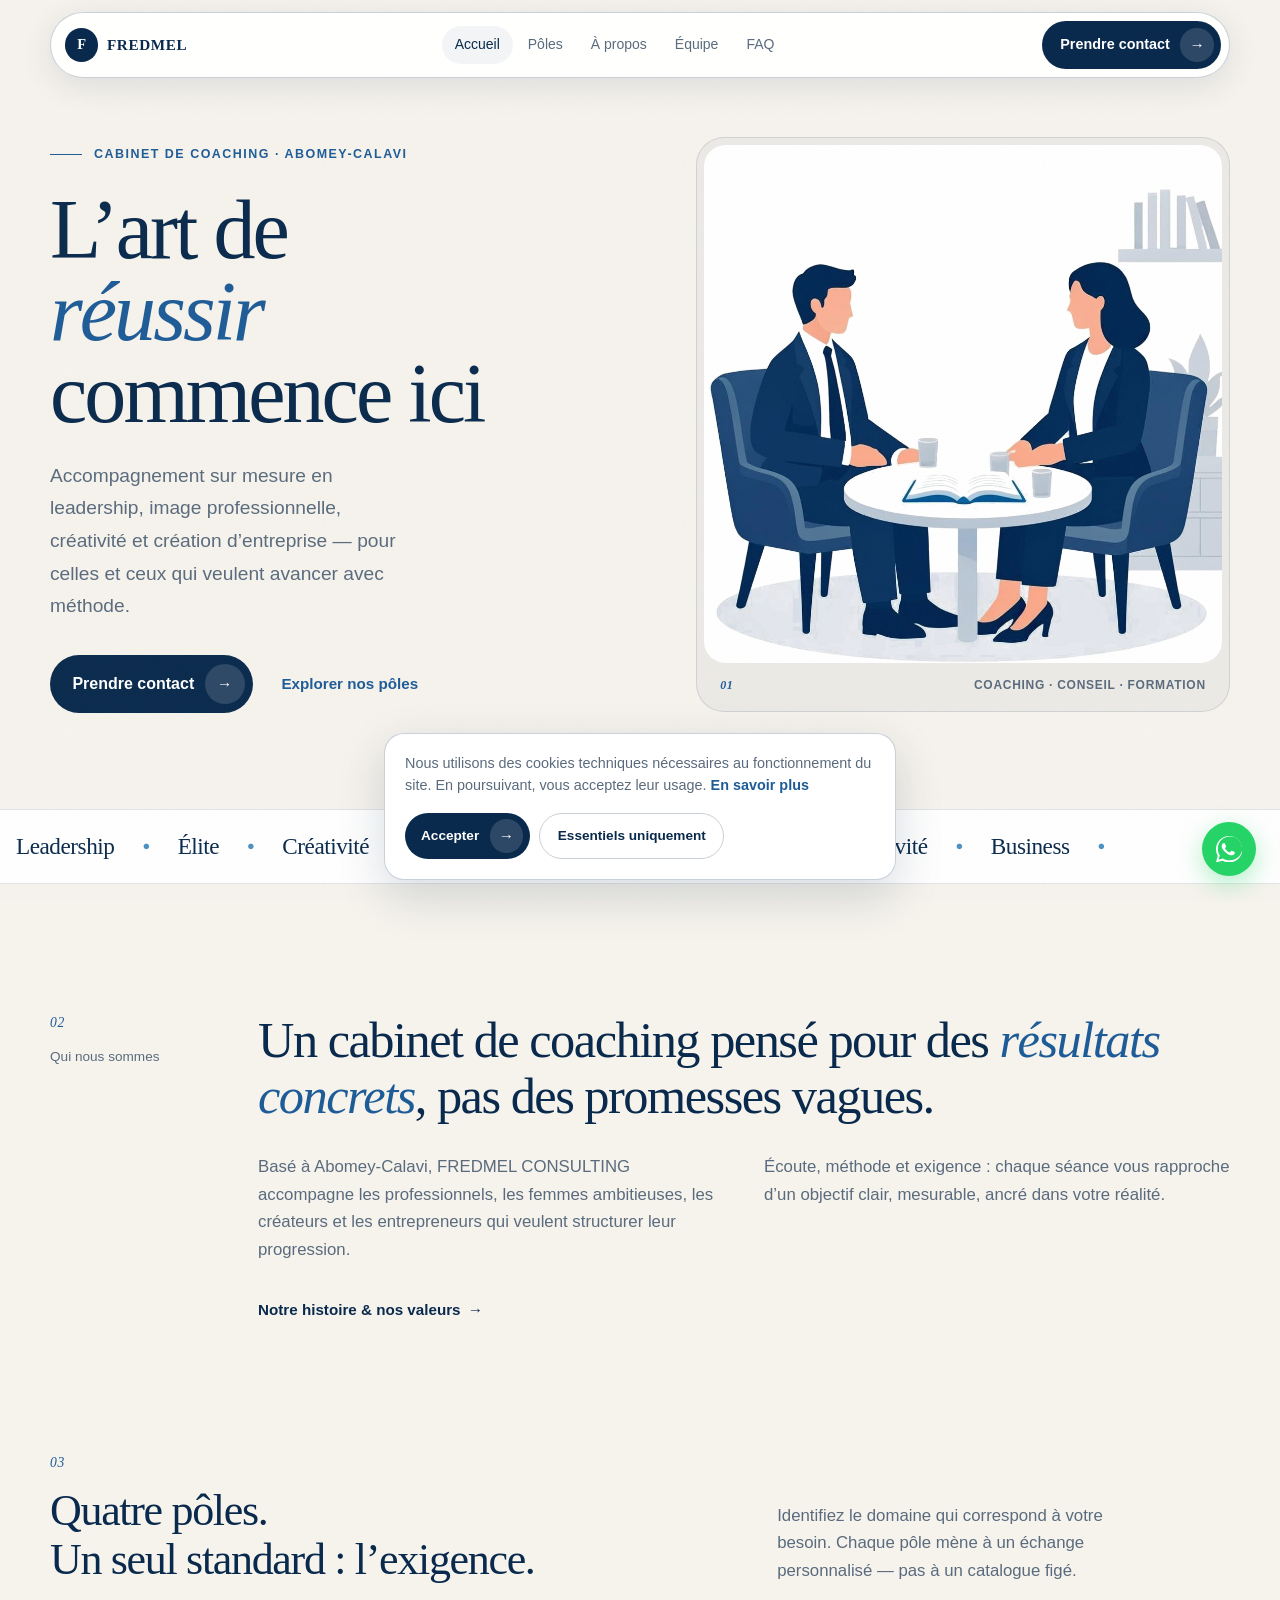
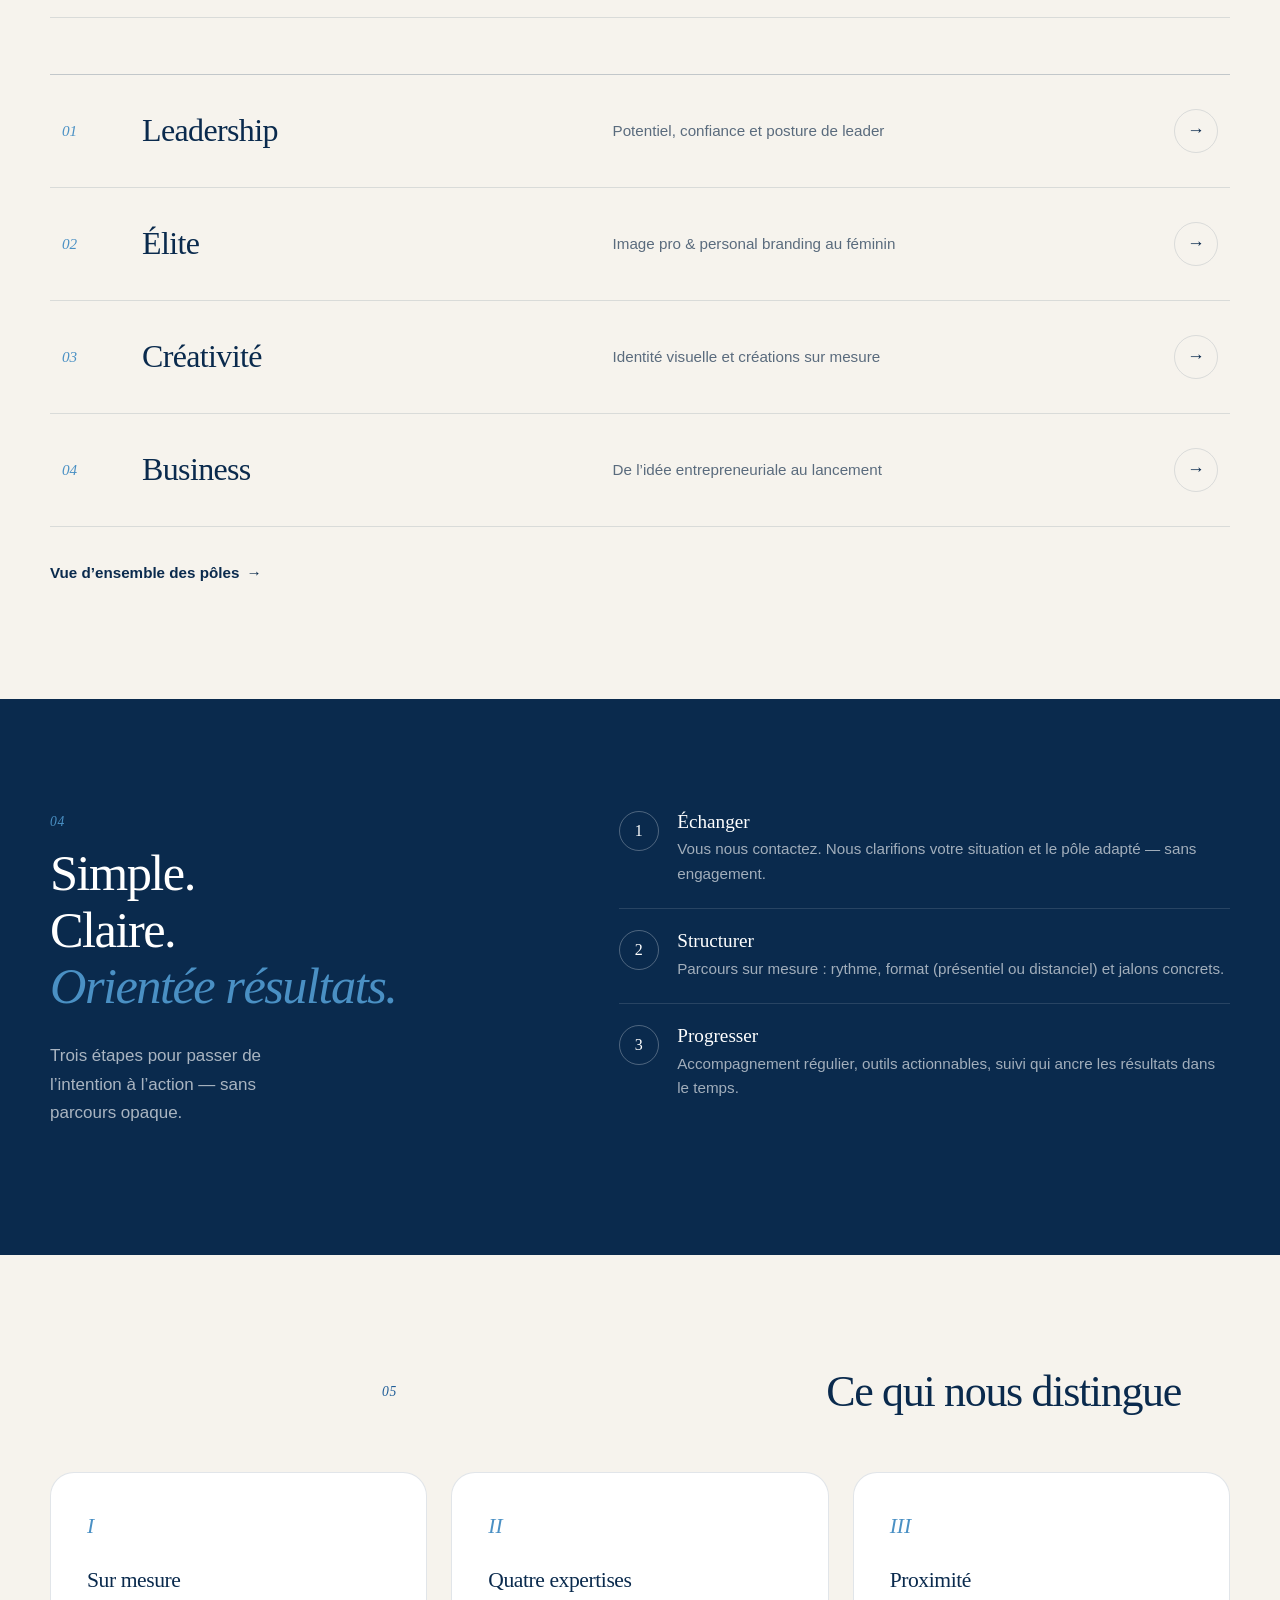
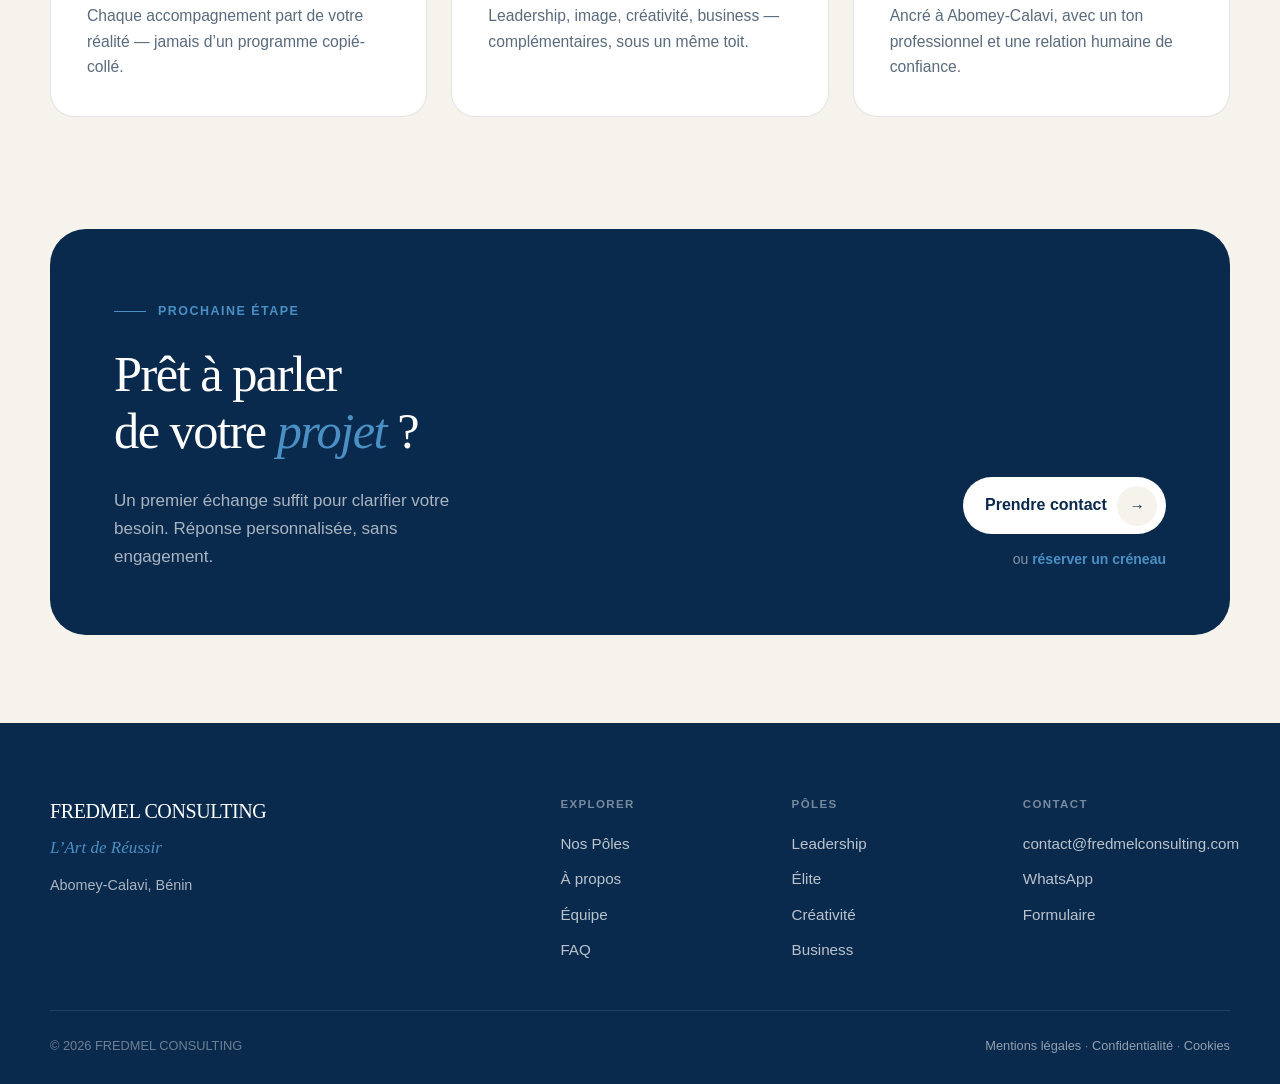
<file: index.html>
<!DOCTYPE html>
<html lang="fr">
<head>
    <meta charset="UTF-8">
    <meta name="viewport" content="width=device-width, initial-scale=1.0">
    <meta name="description" content="FREDMEL CONSULTING — Cabinet de coaching et conseil à Abomey-Calavi. Leadership, personal branding, créativité et business. Prenez contact pour un accompagnement sur mesure.">
    <meta name="author" content="FREDMEL CONSULTING">
    <meta name="theme-color" content="#0A2A4D">

    <meta property="og:type" content="website">
    <meta property="og:url" content="https://fredmelconsulting.com/">
    <meta property="og:title" content="FREDMEL CONSULTING — L'Art de Réussir">
    <meta property="og:description" content="Cabinet de coaching et conseil à Abomey-Calavi. Leadership, Élite, Créativité, Business.">
    <meta property="og:locale" content="fr_BJ">

    <meta name="twitter:card" content="summary_large_image">
    <meta name="twitter:title" content="FREDMEL CONSULTING — L'Art de Réussir">
    <meta name="twitter:description" content="Cabinet de coaching et conseil à Abomey-Calavi.">

    <title>FREDMEL CONSULTING — L'Art de Réussir | Coaching &amp; Conseil</title>

    <link rel="icon" type="image/png" href="assets/images/favicon.png">
    <link href="https://cdn.jsdelivr.net/npm/bootstrap@5.3.2/dist/css/bootstrap.min.css" rel="stylesheet" integrity="sha384-T3c6CoIi6uLrA9TneNEoa7RxnatzjcDSCmG1MXxSR1GAsXEV/Dwwykc2MPK8M2HN" crossorigin="anonymous">
    <link rel="stylesheet" href="assets/css/style.css">
    <link rel="preconnect" href="https://cdn.jsdelivr.net">

    <script type="application/ld+json">
    {
      "@context": "https://schema.org",
      "@type": "ProfessionalService",
      "name": "FREDMEL CONSULTING",
      "description": "Cabinet de conseil, coaching et formation à Abomey-Calavi.",
      "slogan": "L'Art de Réussir",
      "address": {
        "@type": "PostalAddress",
        "addressLocality": "Abomey-Calavi",
        "addressCountry": "BJ"
      },
      "url": "https://fredmelconsulting.com",
      "telephone": "+229-XXXXXXXX"
    }
    </script>
</head>
<body class="page-home">

    <a class="skip-link" href="#contenu-principal">Aller au contenu principal</a>

    <!-- Grain papier (fixe, non interactif) -->
    <div class="grain" aria-hidden="true"></div>

    <!-- ============================================
         NAV — îlot flottant
         ============================================ -->
    <header class="site-header">
        <div class="nav-island">
            <a class="nav-logo" href="index.html">
                <span class="nav-logo-mark">F</span>
                <span class="nav-logo-text">FREDMEL</span>
            </a>

            <nav class="nav-desktop" aria-label="Navigation principale">
                <a href="index.html" class="is-active" aria-current="page">Accueil</a>
                <a href="pages/poles.html">Pôles</a>
                <a href="pages/a-propos.html">À propos</a>
                <a href="pages/equipe.html">Équipe</a>
                <a href="pages/faq.html">FAQ</a>
            </nav>

            <div class="nav-actions">
                <a href="pages/contact.html" class="btn-pill btn-pill--solid">
                    <span>Prendre contact</span>
                    <span class="btn-pill-icon" aria-hidden="true">→</span>
                </a>
                <button type="button" class="nav-burger" aria-label="Ouvrir le menu" aria-expanded="false" aria-controls="nav-mobile" id="nav-burger">
                    <span></span>
                    <span></span>
                    <span></span>
                </button>
            </div>
        </div>

        <div class="nav-mobile" id="nav-mobile" hidden>
            <div class="nav-mobile-inner">
                <p class="nav-mobile-label">Menu</p>
                <nav aria-label="Menu mobile">
                    <a href="index.html" aria-current="page">Accueil</a>
                    <a href="pages/poles.html">Nos Pôles</a>
                    <a href="pages/leadership.html">Leadership</a>
                    <a href="pages/elite.html">Élite</a>
                    <a href="pages/creativite.html">Créativité</a>
                    <a href="pages/business.html">Business</a>
                    <a href="pages/a-propos.html">À propos</a>
                    <a href="pages/equipe.html">Équipe</a>
                    <a href="pages/faq.html">FAQ</a>
                    <a href="pages/contact.html" class="nav-mobile-cta">
                        <span>Prendre contact</span>
                        <span aria-hidden="true">→</span>
                    </a>
                </nav>
                <div class="nav-mobile-meta">
                    <a href="pages/cookies.html">Cookies</a>
                    ·
                    <a href="pages/mentions-legales.html">Mentions légales</a>
                </div>
            </div>
        </div>
    </header>

    <main id="contenu-principal">

        <!-- ============================================
             HERO — éditorial split, typo monumentale
             ============================================ -->
        <section class="ed-hero">
            <div class="ed-wrap">
                <div class="ed-hero-grid">
                    <div class="ed-hero-copy">
                        <p class="ed-kicker">
                            <span class="ed-kicker-line" aria-hidden="true"></span>
                            Cabinet de coaching · Abomey-Calavi
                        </p>

                        <h1 class="ed-hero-title">
                            L’art de<br>
                            <em>réussir</em><br>
                            commence ici
                        </h1>

                        <p class="ed-hero-lead">
                            Accompagnement sur mesure en leadership, image professionnelle, créativité et création d’entreprise — pour celles et ceux qui veulent avancer avec méthode.
                        </p>

                        <div class="ed-hero-cta">
                            <a href="pages/contact.html" class="btn-pill btn-pill--solid btn-pill--lg">
                                <span>Prendre contact</span>
                                <span class="btn-pill-icon" aria-hidden="true">→</span>
                            </a>
                            <a href="#poles" class="ed-text-link">Explorer nos pôles</a>
                        </div>
                    </div>

                    <div class="ed-hero-media">
                        <div class="ed-frame">
                            <div class="ed-frame-inner">
                                <img
                                    src="assets/images/01-hero-coaching.png"
                                    alt="Séance de coaching FREDMEL CONSULTING"
                                    width="1024"
                                    height="1024"
                                    fetchpriority="high"
                                    decoding="async"
                                >
                            </div>
                            <div class="ed-frame-meta">
                                <span>01</span>
                                <span>Coaching · Conseil · Formation</span>
                            </div>
                        </div>
                    </div>
                </div>
            </div>
        </section>

        <!-- ============================================
             MARQUEE PÔLES — rythme horizontal
             ============================================ -->
        <section class="ed-marquee" aria-label="Nos quatre pôles">
            <div class="ed-marquee-track">
                <span>Leadership</span><span class="ed-dot" aria-hidden="true">●</span>
                <span>Élite</span><span class="ed-dot" aria-hidden="true">●</span>
                <span>Créativité</span><span class="ed-dot" aria-hidden="true">●</span>
                <span>Business</span><span class="ed-dot" aria-hidden="true">●</span>
                <span>Leadership</span><span class="ed-dot" aria-hidden="true">●</span>
                <span>Élite</span><span class="ed-dot" aria-hidden="true">●</span>
                <span>Créativité</span><span class="ed-dot" aria-hidden="true">●</span>
                <span>Business</span><span class="ed-dot" aria-hidden="true">●</span>
            </div>
        </section>

        <!-- ============================================
             MANIFESTE — positionnement éditorial
             ============================================ -->
        <section class="ed-manifesto">
            <div class="ed-wrap">
                <div class="ed-manifesto-grid">
                    <div class="ed-manifesto-label">
                        <span class="ed-index">02</span>
                        <span>Qui nous sommes</span>
                    </div>
                    <div class="ed-manifesto-body">
                        <h2 class="ed-display">
                            Un cabinet de coaching pensé pour des <em>résultats concrets</em>, pas des promesses vagues.
                        </h2>
                        <div class="ed-manifesto-cols">
                            <p>
                                Basé à Abomey-Calavi, FREDMEL CONSULTING accompagne les professionnels, les femmes ambitieuses, les créateurs et les entrepreneurs qui veulent structurer leur progression.
                            </p>
                            <p>
                                Écoute, méthode et exigence : chaque séance vous rapproche d’un objectif clair, mesurable, ancré dans votre réalité.
                            </p>
                        </div>
                        <a href="pages/a-propos.html" class="ed-text-link ed-text-link--dark">
                            Notre histoire &amp; nos valeurs
                            <span aria-hidden="true">→</span>
                        </a>
                    </div>
                </div>
            </div>
        </section>

        <!-- ============================================
             PÔLES — liste éditoriale (pas de cards génériques)
             ============================================ -->
        <section class="ed-poles" id="poles">
            <div class="ed-wrap">
                <header class="ed-section-head">
                    <div class="ed-section-head-left">
                        <span class="ed-index">03</span>
                        <h2>Quatre pôles.<br>Un seul standard&nbsp;: l’exigence.</h2>
                    </div>
                    <p class="ed-section-head-right">
                        Identifiez le domaine qui correspond à votre besoin. Chaque pôle mène à un échange personnalisé — pas à un catalogue figé.
                    </p>
                </header>

                <ul class="ed-pole-list">
                    <li>
                        <a href="pages/leadership.html" class="ed-pole-row">
                            <span class="ed-pole-num">01</span>
                            <span class="ed-pole-name">Leadership</span>
                            <span class="ed-pole-desc">Potentiel, confiance et posture de leader</span>
                            <span class="ed-pole-go" aria-hidden="true">→</span>
                        </a>
                    </li>
                    <li>
                        <a href="pages/elite.html" class="ed-pole-row">
                            <span class="ed-pole-num">02</span>
                            <span class="ed-pole-name">Élite</span>
                            <span class="ed-pole-desc">Image pro &amp; personal branding au féminin</span>
                            <span class="ed-pole-go" aria-hidden="true">→</span>
                        </a>
                    </li>
                    <li>
                        <a href="pages/creativite.html" class="ed-pole-row">
                            <span class="ed-pole-num">03</span>
                            <span class="ed-pole-name">Créativité</span>
                            <span class="ed-pole-desc">Identité visuelle et créations sur mesure</span>
                            <span class="ed-pole-go" aria-hidden="true">→</span>
                        </a>
                    </li>
                    <li>
                        <a href="pages/business.html" class="ed-pole-row">
                            <span class="ed-pole-num">04</span>
                            <span class="ed-pole-name">Business</span>
                            <span class="ed-pole-desc">De l’idée entrepreneuriale au lancement</span>
                            <span class="ed-pole-go" aria-hidden="true">→</span>
                        </a>
                    </li>
                </ul>

                <div class="ed-poles-foot">
                    <a href="pages/poles.html" class="ed-text-link ed-text-link--dark">
                        Vue d’ensemble des pôles
                        <span aria-hidden="true">→</span>
                    </a>
                </div>
            </div>
        </section>

        <!-- ============================================
             MÉTHODE + VISUEL — bento asymétrique
             ============================================ -->
        <section class="ed-method">
            <div class="ed-wrap">
                <div class="ed-method-grid">
                    <div class="ed-method-intro">
                        <span class="ed-index ed-index--light">04</span>
                        <h2 class="ed-display ed-display--light">
                            Simple.<br>Claire.<br><em>Orientée résultats.</em>
                        </h2>
                        <p>
                            Trois étapes pour passer de l’intention à l’action — sans parcours opaque.
                        </p>
                    </div>

                    <ol class="ed-steps">
                        <li class="ed-step">
                            <span class="ed-step-n">1</span>
                            <div>
                                <h3>Échanger</h3>
                                <p>Vous nous contactez. Nous clarifions votre situation et le pôle adapté — sans engagement.</p>
                            </div>
                        </li>
                        <li class="ed-step">
                            <span class="ed-step-n">2</span>
                            <div>
                                <h3>Structurer</h3>
                                <p>Parcours sur mesure : rythme, format (présentiel ou distanciel) et jalons concrets.</p>
                            </div>
                        </li>
                        <li class="ed-step">
                            <span class="ed-step-n">3</span>
                            <div>
                                <h3>Progresser</h3>
                                <p>Accompagnement régulier, outils actionnables, suivi qui ancre les résultats dans le temps.</p>
                            </div>
                        </li>
                    </ol>
                </div>
            </div>
        </section>

        <!-- ============================================
             POURQUOI — 3 colonnes aérées
             ============================================ -->
        <section class="ed-why">
            <div class="ed-wrap">
                <header class="ed-section-head ed-section-head--center">
                    <span class="ed-index">05</span>
                    <h2>Ce qui nous distingue</h2>
                </header>

                <div class="ed-why-grid">
                    <article class="ed-why-card">
                        <span class="ed-why-mark" aria-hidden="true">I</span>
                        <h3>Sur mesure</h3>
                        <p>Chaque accompagnement part de votre réalité — jamais d’un programme copié-collé.</p>
                    </article>
                    <article class="ed-why-card">
                        <span class="ed-why-mark" aria-hidden="true">II</span>
                        <h3>Quatre expertises</h3>
                        <p>Leadership, image, créativité, business — complémentaires, sous un même toit.</p>
                    </article>
                    <article class="ed-why-card">
                        <span class="ed-why-mark" aria-hidden="true">III</span>
                        <h3>Proximité</h3>
                        <p>Ancré à Abomey-Calavi, avec un ton professionnel et une relation humaine de confiance.</p>
                    </article>
                </div>
            </div>
        </section>

        <!-- ============================================
             CTA — une seule action
             ============================================ -->
        <section class="ed-cta">
            <div class="ed-wrap">
                <div class="ed-cta-panel">
                    <div class="ed-cta-copy">
                        <span class="ed-kicker ed-kicker--on-dark">
                            <span class="ed-kicker-line" aria-hidden="true"></span>
                            Prochaine étape
                        </span>
                        <h2 class="ed-display ed-display--light">
                            Prêt à parler<br>de votre <em>projet</em>&nbsp;?
                        </h2>
                        <p>
                            Un premier échange suffit pour clarifier votre besoin. Réponse personnalisée, sans engagement.
                        </p>
                    </div>
                    <div class="ed-cta-action">
                        <a href="pages/contact.html" class="btn-pill btn-pill--light btn-pill--lg">
                            <span>Prendre contact</span>
                            <span class="btn-pill-icon" aria-hidden="true">→</span>
                        </a>
                        <p class="ed-cta-alt">
                            ou <a href="pages/rendez-vous.html">réserver un créneau</a>
                        </p>
                    </div>
                </div>
            </div>
        </section>

    </main>

    <!-- ============================================
         FOOTER
         ============================================ -->
    <footer class="ed-footer">
        <div class="ed-wrap">
            <div class="ed-footer-top">
                <div class="ed-footer-brand">
                    <p class="ed-footer-logo">FREDMEL CONSULTING</p>
                    <p class="ed-footer-tag">L’Art de Réussir</p>
                    <p class="ed-footer-loc">Abomey-Calavi, Bénin</p>
                </div>
                <div class="ed-footer-cols">
                    <div>
                        <p class="ed-footer-h">Explorer</p>
                        <ul>
                            <li><a href="pages/poles.html">Nos Pôles</a></li>
                            <li><a href="pages/a-propos.html">À propos</a></li>
                            <li><a href="pages/equipe.html">Équipe</a></li>
                            <li><a href="pages/faq.html">FAQ</a></li>
                        </ul>
                    </div>
                    <div>
                        <p class="ed-footer-h">Pôles</p>
                        <ul>
                            <li><a href="pages/leadership.html">Leadership</a></li>
                            <li><a href="pages/elite.html">Élite</a></li>
                            <li><a href="pages/creativite.html">Créativité</a></li>
                            <li><a href="pages/business.html">Business</a></li>
                        </ul>
                    </div>
                    <div>
                        <p class="ed-footer-h">Contact</p>
                        <ul>
                            <li><a href="mailto:contact@fredmelconsulting.com">contact@fredmelconsulting.com</a></li>
                            <li><a href="https://wa.me/229XXXXXXXX" target="_blank" rel="noopener noreferrer">WhatsApp</a></li>
                            <li><a href="pages/contact.html">Formulaire</a></li>
                        </ul>
                    </div>
                </div>
            </div>
            <div class="ed-footer-bottom">
                <p>&copy; 2026 FREDMEL CONSULTING</p>
                <p>
                    <a href="pages/mentions-legales.html">Mentions légales</a>
                    <span aria-hidden="true">·</span>
                    <a href="pages/politique-confidentialite.html">Confidentialité</a>
                    <span aria-hidden="true">·</span>
                    <a href="pages/cookies.html">Cookies</a>
                </p>
            </div>
        </div>
    </footer>

    <a href="https://wa.me/229XXXXXXXX" class="wa-fab" target="_blank" rel="noopener noreferrer" aria-label="Contactez-nous sur WhatsApp">
        <svg viewBox="0 0 32 32" xmlns="http://www.w3.org/2000/svg" aria-hidden="true"><path d="M16 0c-8.837 0-16 7.163-16 16 0 2.825 0.737 5.607 2.137 8.048l-2.137 7.952 7.933-2.127c2.42 1.37 5.173 2.127 8.067 2.127 8.837 0 16-7.163 16-16s-7.163-16-16-16zM16 29.467c-2.482 0-4.908-0.646-7.07-1.87l-0.507-0.292-5.245 1.406 1.414-5.26-0.316-0.535c-1.347-2.271-2.059-4.871-2.059-7.515 0-8.101 6.599-14.7 14.7-14.7 8.101 0 14.7 6.599 14.7 14.7s-6.516 14.067-14.617 14.067zM21.983 19.217c-0.391-0.195-2.313-1.139-2.673-1.27-0.359-0.13-0.62-0.195-0.88 0.195s-1.010 1.27-1.238 1.531c-0.228 0.261-0.456 0.293-0.846 0.098-0.391-0.195-1.649-0.608-3.141-1.933-1.161-1.034-1.945-2.311-2.173-2.701-0.228-0.391-0.024-0.602 0.171-0.797 0.176-0.174 0.391-0.456 0.587-0.684 0.195-0.228 0.261-0.391 0.391-0.651 0.13-0.261 0.065-0.489-0.033-0.684s-0.88-2.119-1.206-2.902c-0.317-0.762-0.639-0.658-0.88-0.671-0.228-0.011-0.489-0.013-0.75-0.013s-0.684 0.098-1.043 0.489c-0.359 0.391-1.368 1.336-1.368 3.257s1.401 3.779 1.596 4.040c0.195 0.261 2.749 4.196 6.659 5.883 0.93 0.402 1.657 0.643 2.224 0.823 0.936 0.297 1.789 0.255 2.461 0.154 0.751-0.112 2.313-0.946 2.639-1.859 0.326-0.913 0.326-1.695 0.228-1.859-0.098-0.163-0.359-0.261-0.75-0.456z"/></svg>
    </a>

    <script src="assets/js/main.js"></script>
</body>
</html>
</file>
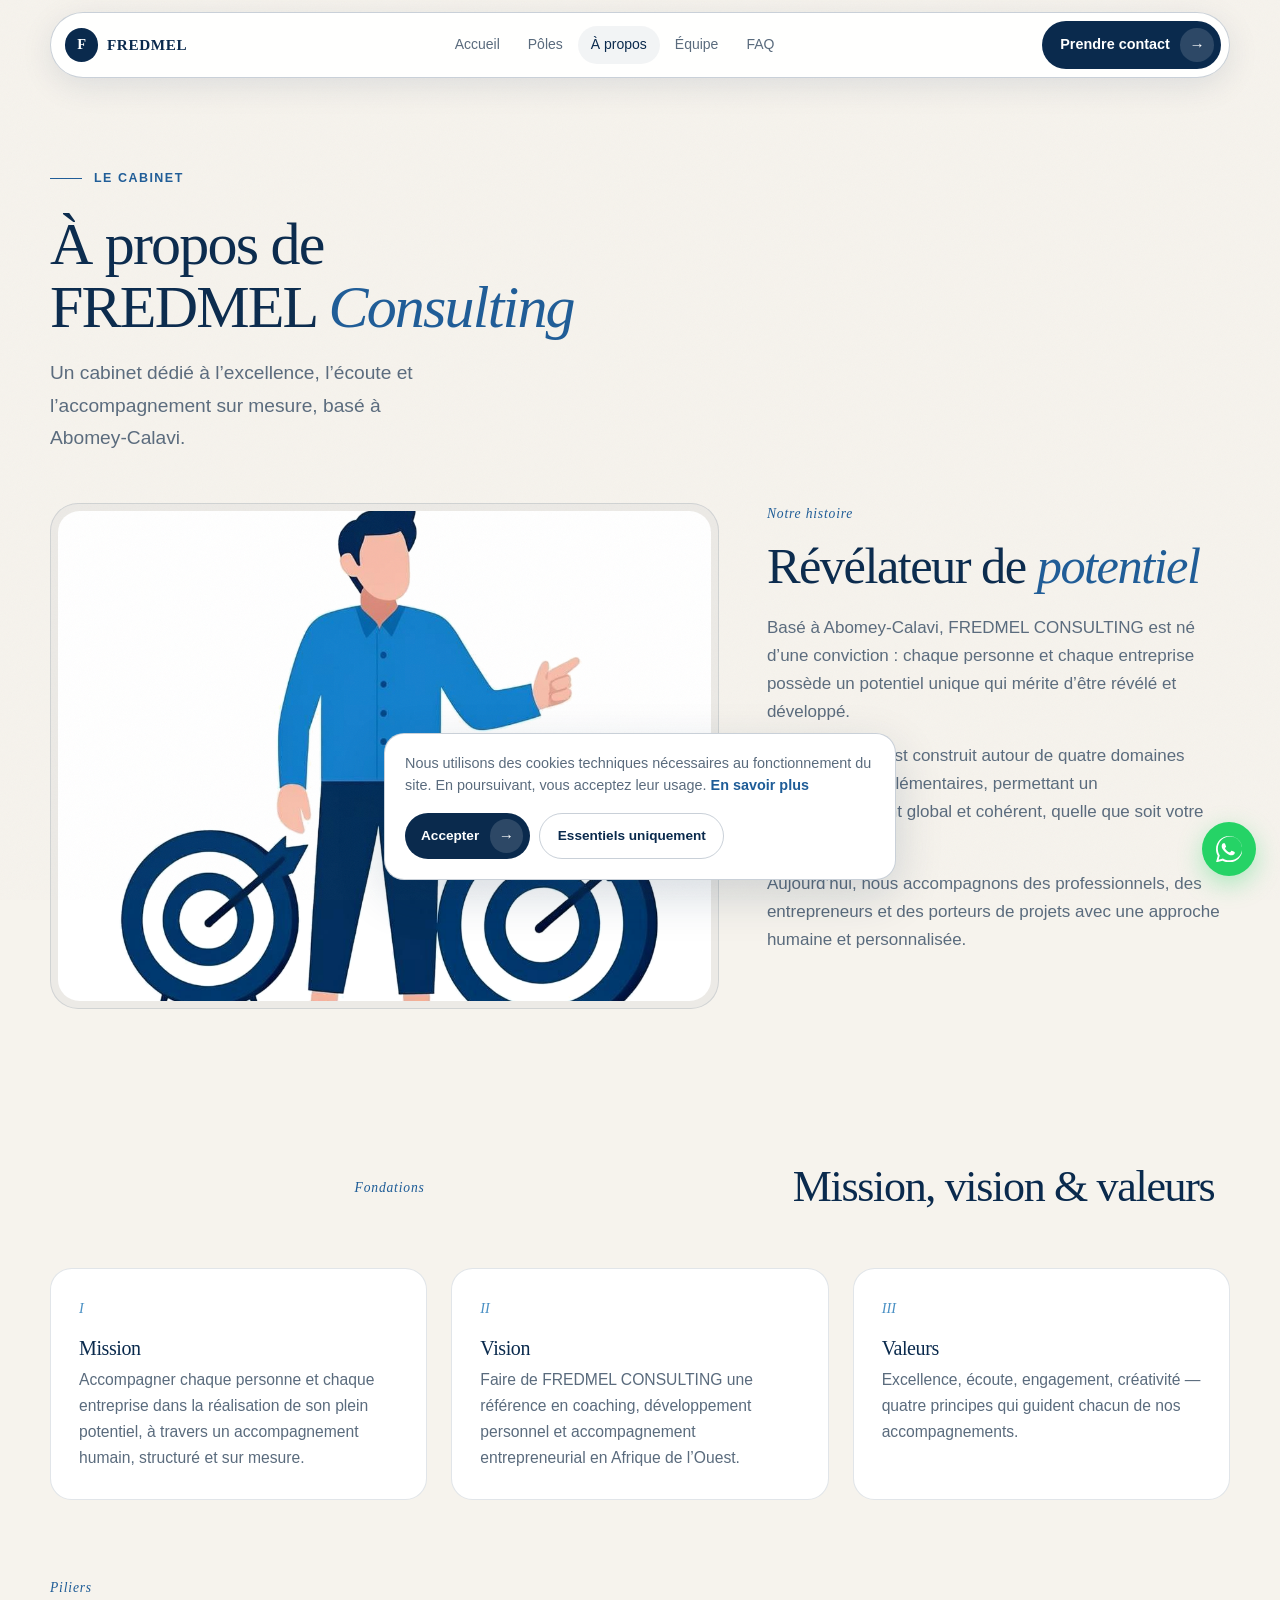
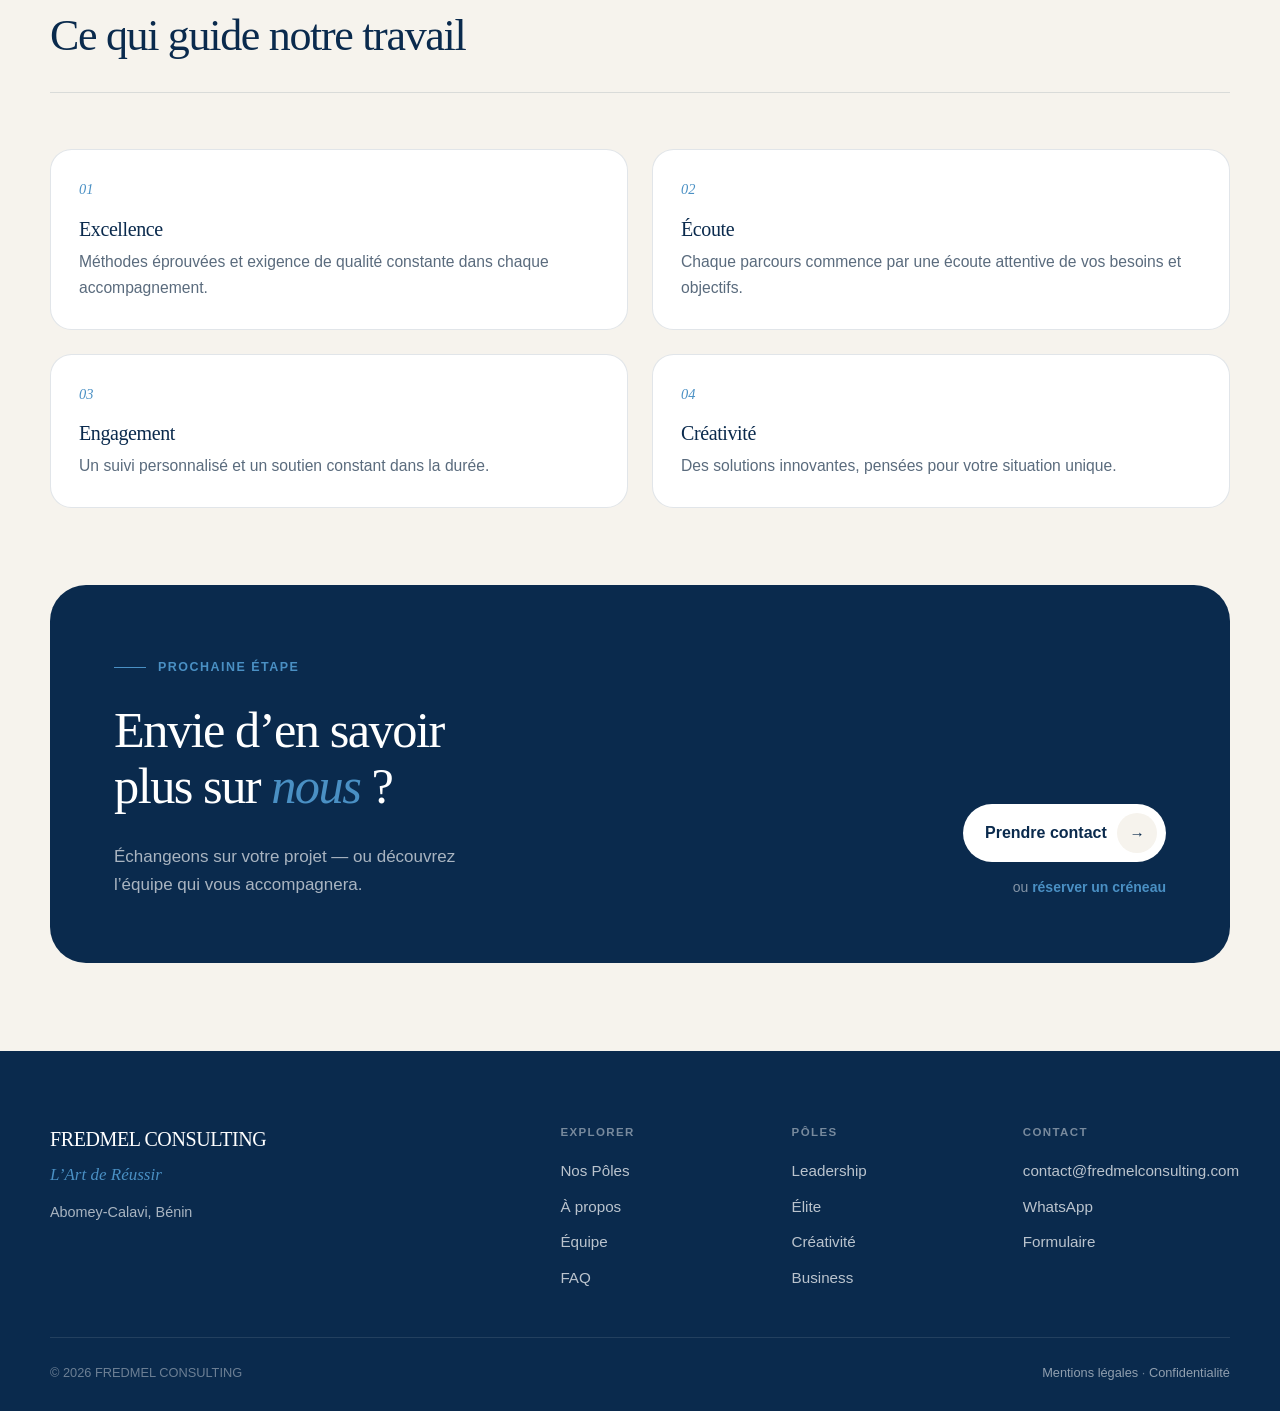
<file: pages/a-propos.html>
<!DOCTYPE html>
<html lang="fr">
<head>
    <meta charset="UTF-8">
    <meta name="viewport" content="width=device-width, initial-scale=1.0">
    <meta name="description" content="Histoire, mission, vision et valeurs de FREDMEL CONSULTING à Abomey-Calavi.">
    <meta name="theme-color" content="#0A2A4D">
    <title>À Propos | FREDMEL CONSULTING</title>
    <link rel="icon" type="image/png" href="../assets/images/favicon.png">
    <link href="https://cdn.jsdelivr.net/npm/bootstrap@5.3.2/dist/css/bootstrap.min.css" rel="stylesheet" integrity="sha384-T3c6CoIi6uLrA9TneNEoa7RxnatzjcDSCmG1MXxSR1GAsXEV/Dwwykc2MPK8M2HN" crossorigin="anonymous">
    <link rel="stylesheet" href="../assets/css/style.css">
    <link rel="preconnect" href="https://cdn.jsdelivr.net">
</head>
<body class="page-inner">
    <a class="skip-link" href="#contenu-principal">Aller au contenu principal</a>
    <div class="grain" aria-hidden="true"></div>

    <header class="site-header">
        <div class="nav-island">
            <a class="nav-logo" href="../index.html">
                <span class="nav-logo-mark">F</span>
                <span class="nav-logo-text">FREDMEL</span>
            </a>
            <nav class="nav-desktop" aria-label="Navigation principale">
                <a href="../index.html">Accueil</a>
                <a href="poles.html">Pôles</a>
                <a href="a-propos.html" class="is-active" aria-current="page">À propos</a>
                <a href="equipe.html">Équipe</a>
                <a href="faq.html">FAQ</a>
            </nav>
            <div class="nav-actions">
                <a href="contact.html" class="btn-pill btn-pill--solid">
                    <span>Prendre contact</span>
                    <span class="btn-pill-icon" aria-hidden="true">→</span>
                </a>
                <button type="button" class="nav-burger" aria-label="Ouvrir le menu" aria-expanded="false" aria-controls="nav-mobile" id="nav-burger">
                    <span></span>
                    <span></span>
                    <span></span>
                </button>
            </div>
        </div>
        <div class="nav-mobile" id="nav-mobile" hidden>
            <nav aria-label="Menu mobile">
                <a href="../index.html">Accueil</a>
                <a href="poles.html">Nos Pôles</a>
                <a href="leadership.html">Leadership</a>
                <a href="elite.html">Élite</a>
                <a href="creativite.html">Créativité</a>
                <a href="business.html">Business</a>
                <a href="a-propos.html">À propos</a>
                <a href="equipe.html">Équipe</a>
                <a href="faq.html">FAQ</a>
                <a href="contact.html" class="nav-mobile-cta">Prendre contact →</a>
            </nav>
        </div>
    </header>

    <main id="contenu-principal">

        <section class="pg-hero">
            <div class="ed-wrap">
                <div class="pg-hero-inner">
                    <p class="ed-kicker">
                        <span class="ed-kicker-line" aria-hidden="true"></span>
                        Le cabinet
                    </p>
                    <h1>À propos de<br>FREDMEL <em>Consulting</em></h1>
                    <p class="pg-hero-lead">Un cabinet dédié à l’excellence, l’écoute et l’accompagnement sur mesure, basé à Abomey-Calavi.</p>
                </div>
            </div>
        </section>

        <section class="pg-section pg-section--tight">
            <div class="ed-wrap">
                <div class="pg-grid-split">
                    <figure class="pg-media">
                        <div class="ed-frame">
                            <div class="ed-frame-inner">
                                <img src="../assets/images/10-objectifs-vision.png" alt="Vision FREDMEL CONSULTING" width="1024" height="1024" loading="lazy">
                            </div>
                        </div>
                    </figure>
                    <div>
                        <span class="ed-index">Notre histoire</span>
                        <h2 class="ed-display" style="margin-bottom:1.25rem">Révélateur de <em>potentiel</em></h2>
                        <p style="color:var(--ink-soft)">Basé à Abomey-Calavi, FREDMEL CONSULTING est né d’une conviction : chaque personne et chaque entreprise possède un potentiel unique qui mérite d’être révélé et développé.</p>
                        <p style="color:var(--ink-soft)">Notre cabinet s’est construit autour de quatre domaines d’expertise complémentaires, permettant un accompagnement global et cohérent, quelle que soit votre situation.</p>
                        <p style="color:var(--ink-soft);margin-bottom:0">Aujourd’hui, nous accompagnons des professionnels, des entrepreneurs et des porteurs de projets avec une approche humaine et personnalisée.</p>
                    </div>
                </div>
            </div>
        </section>

        <section class="pg-section">
            <div class="ed-wrap">
                <header class="ed-section-head ed-section-head--center">
                    <span class="ed-index">Fondations</span>
                    <h2>Mission, vision &amp; valeurs</h2>
                </header>
                <div class="pg-grid-3">
                    <article class="pg-card">
                        <span class="pg-card-num">I</span>
                        <h3>Mission</h3>
                        <p>Accompagner chaque personne et chaque entreprise dans la réalisation de son plein potentiel, à travers un accompagnement humain, structuré et sur mesure.</p>
                    </article>
                    <article class="pg-card">
                        <span class="pg-card-num">II</span>
                        <h3>Vision</h3>
                        <p>Faire de FREDMEL CONSULTING une référence en coaching, développement personnel et accompagnement entrepreneurial en Afrique de l’Ouest.</p>
                    </article>
                    <article class="pg-card">
                        <span class="pg-card-num">III</span>
                        <h3>Valeurs</h3>
                        <p>Excellence, écoute, engagement, créativité — quatre principes qui guident chacun de nos accompagnements.</p>
                    </article>
                </div>
            </div>
        </section>

        <section class="pg-section" style="padding-top:0">
            <div class="ed-wrap">
                <header class="ed-section-head">
                    <div class="ed-section-head-left">
                        <span class="ed-index">Piliers</span>
                        <h2>Ce qui guide notre travail</h2>
                    </div>
                </header>
                <div class="pg-grid-2">
                    <article class="pg-card"><span class="pg-card-num">01</span><h3>Excellence</h3><p>Méthodes éprouvées et exigence de qualité constante dans chaque accompagnement.</p></article>
                    <article class="pg-card"><span class="pg-card-num">02</span><h3>Écoute</h3><p>Chaque parcours commence par une écoute attentive de vos besoins et objectifs.</p></article>
                    <article class="pg-card"><span class="pg-card-num">03</span><h3>Engagement</h3><p>Un suivi personnalisé et un soutien constant dans la durée.</p></article>
                    <article class="pg-card"><span class="pg-card-num">04</span><h3>Créativité</h3><p>Des solutions innovantes, pensées pour votre situation unique.</p></article>
                </div>
            </div>
        </section>

        <section class="ed-cta">
            <div class="ed-wrap">
                <div class="ed-cta-panel">
                    <div class="ed-cta-copy">
                        <span class="ed-kicker ed-kicker--on-dark">
                            <span class="ed-kicker-line" aria-hidden="true"></span>
                            Prochaine étape
                        </span>
                        <h2 class="ed-display ed-display--light">Envie d’en savoir<br>plus sur <em>nous</em>&nbsp;?</h2>
                        <p>Échangeons sur votre projet — ou découvrez l’équipe qui vous accompagnera.</p>
                    </div>
                    <div class="ed-cta-action">
                        <a href="contact.html" class="btn-pill btn-pill--light btn-pill--lg">
                            <span>Prendre contact</span>
                            <span class="btn-pill-icon" aria-hidden="true">→</span>
                        </a>
                        <p class="ed-cta-alt">ou <a href="rendez-vous.html">réserver un créneau</a></p>
                    </div>
                </div>
            </div>
        </section>

    </main>

    <footer class="ed-footer">
        <div class="ed-wrap">
            <div class="ed-footer-top">
                <div class="ed-footer-brand">
                    <p class="ed-footer-logo">FREDMEL CONSULTING</p>
                    <p class="ed-footer-tag">L’Art de Réussir</p>
                    <p class="ed-footer-loc">Abomey-Calavi, Bénin</p>
                </div>
                <div class="ed-footer-cols">
                    <div>
                        <p class="ed-footer-h">Explorer</p>
                        <ul>
                            <li><a href="poles.html">Nos Pôles</a></li>
                            <li><a href="a-propos.html">À propos</a></li>
                            <li><a href="equipe.html">Équipe</a></li>
                            <li><a href="faq.html">FAQ</a></li>
                        </ul>
                    </div>
                    <div>
                        <p class="ed-footer-h">Pôles</p>
                        <ul>
                            <li><a href="leadership.html">Leadership</a></li>
                            <li><a href="elite.html">Élite</a></li>
                            <li><a href="creativite.html">Créativité</a></li>
                            <li><a href="business.html">Business</a></li>
                        </ul>
                    </div>
                    <div>
                        <p class="ed-footer-h">Contact</p>
                        <ul>
                            <li><a href="mailto:contact@fredmelconsulting.com">contact@fredmelconsulting.com</a></li>
                            <li><a href="https://wa.me/229XXXXXXXX" target="_blank" rel="noopener noreferrer">WhatsApp</a></li>
                            <li><a href="contact.html">Formulaire</a></li>
                        </ul>
                    </div>
                </div>
            </div>
            <div class="ed-footer-bottom">
                <p>&copy; 2026 FREDMEL CONSULTING</p>
                <p>
                    <a href="mentions-legales.html">Mentions légales</a>
                    <span aria-hidden="true">·</span>
                    <a href="politique-confidentialite.html">Confidentialité</a>
                </p>
            </div>
        </div>
    </footer>

    <a href="https://wa.me/229XXXXXXXX" class="wa-fab" target="_blank" rel="noopener noreferrer" aria-label="Contactez-nous sur WhatsApp">
        <svg viewBox="0 0 32 32" xmlns="http://www.w3.org/2000/svg" aria-hidden="true"><path d="M16 0c-8.837 0-16 7.163-16 16 0 2.825 0.737 5.607 2.137 8.048l-2.137 7.952 7.933-2.127c2.42 1.37 5.173 2.127 8.067 2.127 8.837 0 16-7.163 16-16s-7.163-16-16-16zM16 29.467c-2.482 0-4.908-0.646-7.07-1.87l-0.507-0.292-5.245 1.406 1.414-5.26-0.316-0.535c-1.347-2.271-2.059-4.871-2.059-7.515 0-8.101 6.599-14.7 14.7-14.7 8.101 0 14.7 6.599 14.7 14.7s-6.516 14.067-14.617 14.067zM21.983 19.217c-0.391-0.195-2.313-1.139-2.673-1.27-0.359-0.13-0.62-0.195-0.88 0.195s-1.010 1.27-1.238 1.531c-0.228 0.261-0.456 0.293-0.846 0.098-0.391-0.195-1.649-0.608-3.141-1.933-1.161-1.034-1.945-2.311-2.173-2.701-0.228-0.391-0.024-0.602 0.171-0.797 0.176-0.174 0.391-0.456 0.587-0.684 0.195-0.228 0.261-0.391 0.391-0.651 0.13-0.261 0.065-0.489-0.033-0.684s-0.88-2.119-1.206-2.902c-0.317-0.762-0.639-0.658-0.88-0.671-0.228-0.011-0.489-0.013-0.75-0.013s-0.684 0.098-1.043 0.489c-0.359 0.391-1.368 1.336-1.368 3.257s1.401 3.779 1.596 4.040c0.195 0.261 2.749 4.196 6.659 5.883 0.93 0.402 1.657 0.643 2.224 0.823 0.936 0.297 1.789 0.255 2.461 0.154 0.751-0.112 2.313-0.946 2.639-1.859 0.326-0.913 0.326-1.695 0.228-1.859-0.098-0.163-0.359-0.261-0.75-0.456z"/></svg>
    </a>
    <script src="../assets/js/main.js"></script>
</body>
</html>
</file>
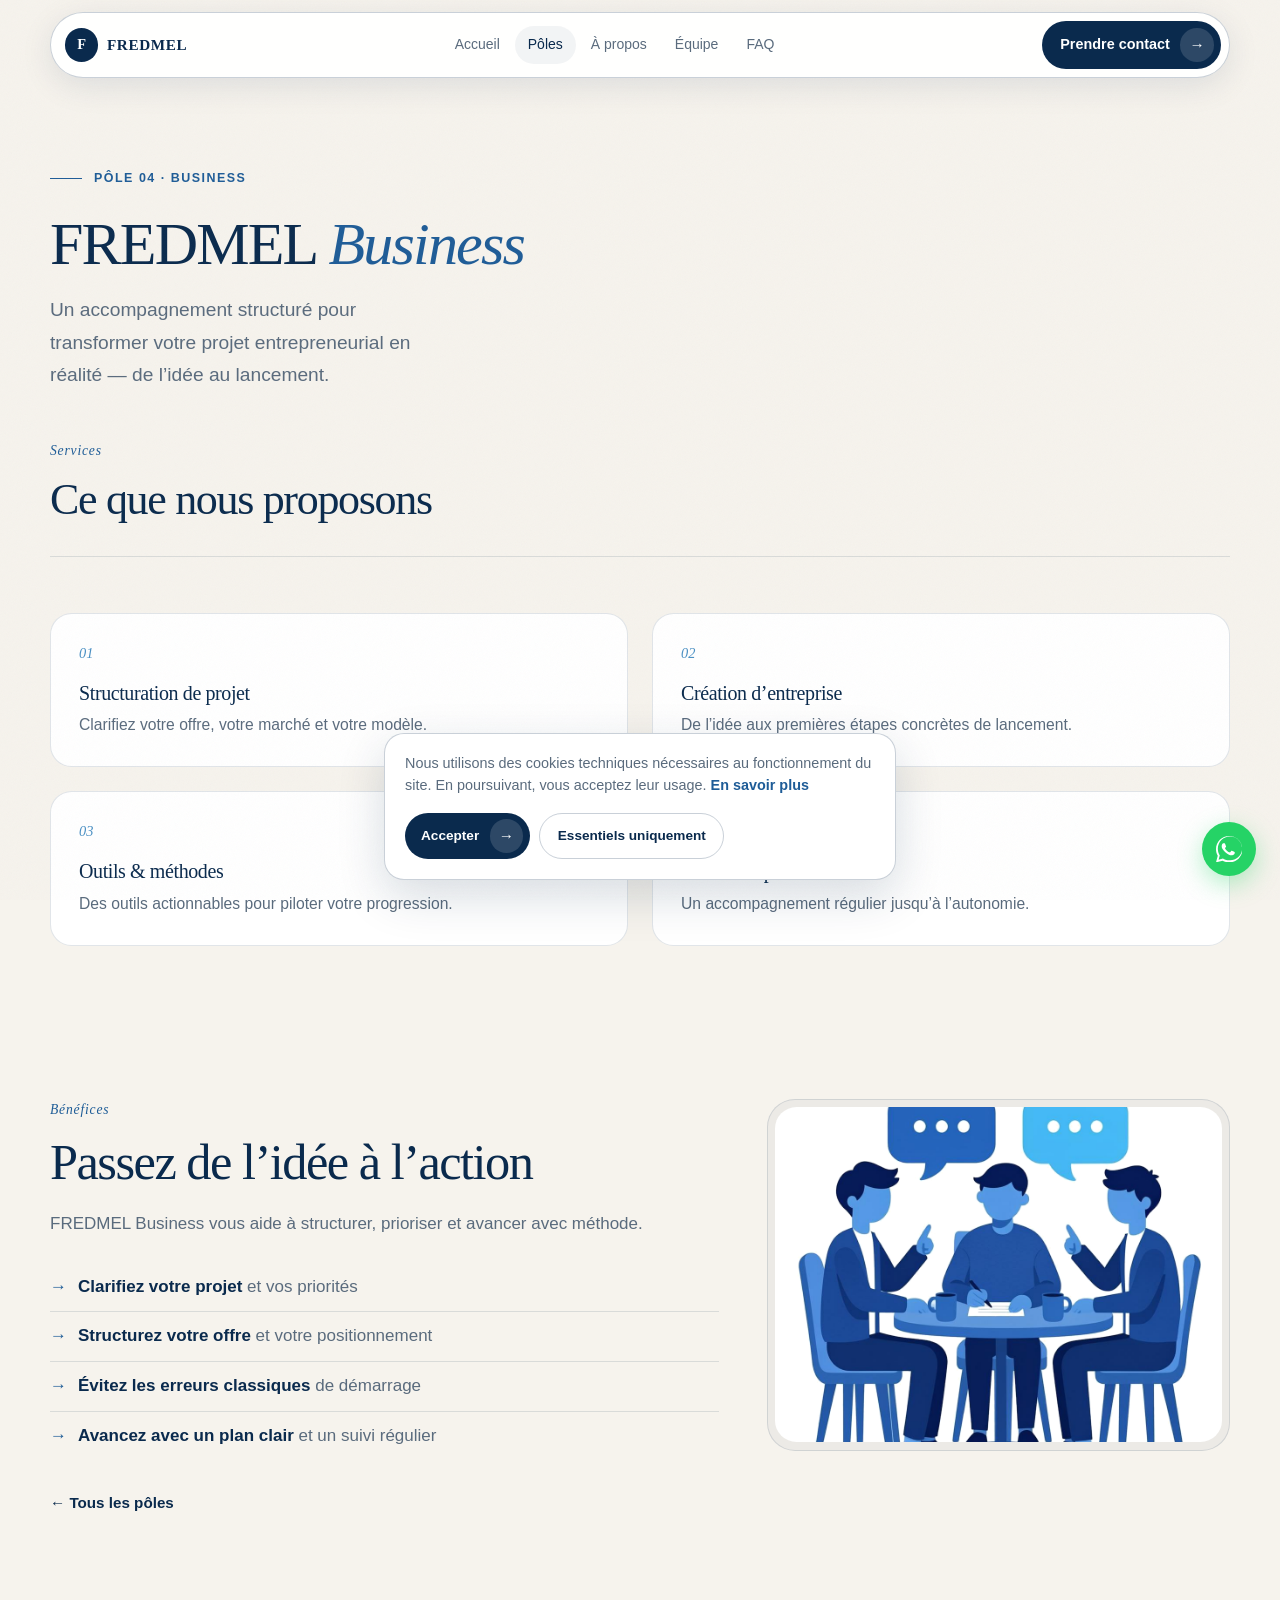
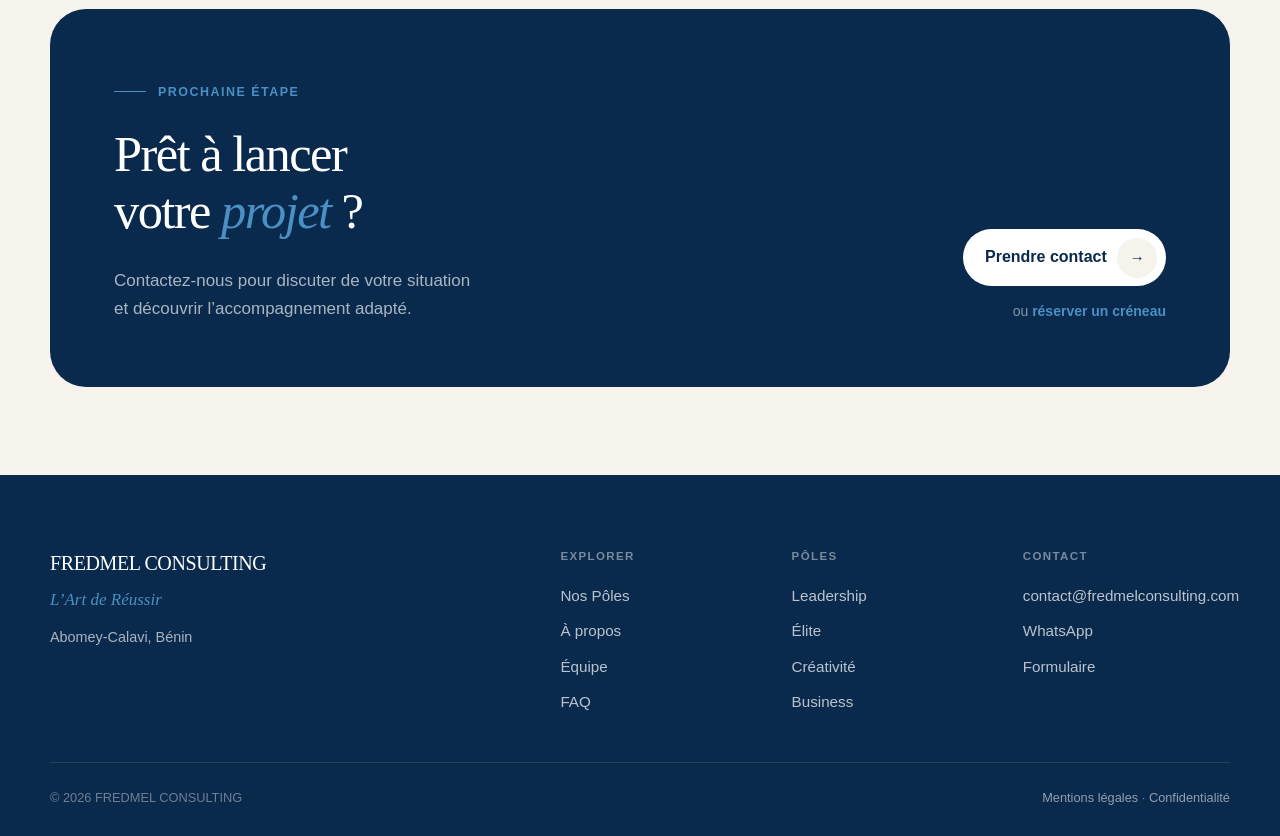
<file: pages/business.html>
<!DOCTYPE html>
<html lang="fr">
<head>
    <meta charset="UTF-8">
    <meta name="viewport" content="width=device-width, initial-scale=1.0">
    <meta name="description" content="Un accompagnement structuré pour transformer votre projet entrepreneurial en réalité — de l’idée au lancement.">
    <meta name="theme-color" content="#0A2A4D">
    <title>FREDMEL Business | FREDMEL CONSULTING</title>
    <link rel="icon" type="image/png" href="../assets/images/favicon.png">
    <link href="https://cdn.jsdelivr.net/npm/bootstrap@5.3.2/dist/css/bootstrap.min.css" rel="stylesheet" integrity="sha384-T3c6CoIi6uLrA9TneNEoa7RxnatzjcDSCmG1MXxSR1GAsXEV/Dwwykc2MPK8M2HN" crossorigin="anonymous">
    <link rel="stylesheet" href="../assets/css/style.css">
    <link rel="preconnect" href="https://cdn.jsdelivr.net">
</head>
<body class="page-inner">
    <a class="skip-link" href="#contenu-principal">Aller au contenu principal</a>
    <div class="grain" aria-hidden="true"></div>

    <header class="site-header">
        <div class="nav-island">
            <a class="nav-logo" href="../index.html">
                <span class="nav-logo-mark">F</span>
                <span class="nav-logo-text">FREDMEL</span>
            </a>
            <nav class="nav-desktop" aria-label="Navigation principale">
                <a href="../index.html">Accueil</a>
                <a href="poles.html" class="is-active" aria-current="page">Pôles</a>
                <a href="a-propos.html">À propos</a>
                <a href="equipe.html">Équipe</a>
                <a href="faq.html">FAQ</a>
            </nav>
            <div class="nav-actions">
                <a href="contact.html" class="btn-pill btn-pill--solid">
                    <span>Prendre contact</span>
                    <span class="btn-pill-icon" aria-hidden="true">→</span>
                </a>
                <button type="button" class="nav-burger" aria-label="Ouvrir le menu" aria-expanded="false" aria-controls="nav-mobile" id="nav-burger">
                    <span></span>
                    <span></span>
                    <span></span>
                </button>
            </div>
        </div>
        <div class="nav-mobile" id="nav-mobile" hidden>
            <nav aria-label="Menu mobile">
                <a href="../index.html">Accueil</a>
                <a href="poles.html">Nos Pôles</a>
                <a href="leadership.html">Leadership</a>
                <a href="elite.html">Élite</a>
                <a href="creativite.html">Créativité</a>
                <a href="business.html">Business</a>
                <a href="a-propos.html">À propos</a>
                <a href="equipe.html">Équipe</a>
                <a href="faq.html">FAQ</a>
                <a href="contact.html" class="nav-mobile-cta">Prendre contact →</a>
            </nav>
        </div>
    </header>

    <main id="contenu-principal">

        <section class="pg-hero">
            <div class="ed-wrap">
                <div class="pg-hero-inner">
                    <p class="ed-kicker">
                        <span class="ed-kicker-line" aria-hidden="true"></span>
                        Pôle 04 · Business
                    </p>
                    <h1>FREDMEL <em>Business</em></h1>
                    <p class="pg-hero-lead">Un accompagnement structuré pour transformer votre projet entrepreneurial en réalité — de l’idée au lancement.</p>
                </div>
            </div>
        </section>

        <section class="pg-section pg-section--tight">
            <div class="ed-wrap">
                <header class="ed-section-head">
                    <div class="ed-section-head-left">
                        <span class="ed-index">Services</span>
                        <h2>Ce que nous proposons</h2>
                    </div>
                </header>
                <div class="pg-grid-2">
                    <article class="pg-card">
                        <span class="pg-card-num">01</span>
                        <h3>Structuration de projet</h3>
                        <p>Clarifiez votre offre, votre marché et votre modèle.</p>
                    </article>
                    <article class="pg-card">
                        <span class="pg-card-num">02</span>
                        <h3>Création d’entreprise</h3>
                        <p>De l’idée aux premières étapes concrètes de lancement.</p>
                    </article>
                    <article class="pg-card">
                        <span class="pg-card-num">03</span>
                        <h3>Outils & méthodes</h3>
                        <p>Des outils actionnables pour piloter votre progression.</p>
                    </article>
                    <article class="pg-card">
                        <span class="pg-card-num">04</span>
                        <h3>Suivi entrepreneurial</h3>
                        <p>Un accompagnement régulier jusqu’à l’autonomie.</p>
                    </article>
                </div>
            </div>
        </section>

        <section class="pg-section">
            <div class="ed-wrap">
                <div class="pg-grid-split">
                    <div>
                        <span class="ed-index">Bénéfices</span>
                        <h2 class="ed-display" style="margin-bottom:1.25rem">Passez de l’idée à l’action</h2>
                        <p style="color:var(--ink-soft);margin-bottom:1.5rem">FREDMEL Business vous aide à structurer, prioriser et avancer avec méthode.</p>
                        <ul class="pg-check-list"><li><strong>Clarifiez votre projet</strong> et vos priorités</li><li><strong>Structurez votre offre</strong> et votre positionnement</li><li><strong>Évitez les erreurs classiques</strong> de démarrage</li><li><strong>Avancez avec un plan clair</strong> et un suivi régulier</li>
                        </ul>
                        <p style="margin-top:1.75rem">
                            <a href="poles.html" class="ed-text-link ed-text-link--dark">← Tous les pôles</a>
                        </p>
                    </div>
                    <figure class="pg-media">
                        <div class="ed-frame">
                            <div class="ed-frame-inner">
                                <img src="../assets/images/04-services-coaching-equipe.png" alt="FREDMEL Business" width="1024" height="1024" loading="lazy" decoding="async">
                            </div>
                        </div>
                    </figure>
                </div>
            </div>
        </section>

        <section class="ed-cta">
            <div class="ed-wrap">
                <div class="ed-cta-panel">
                    <div class="ed-cta-copy">
                        <span class="ed-kicker ed-kicker--on-dark">
                            <span class="ed-kicker-line" aria-hidden="true"></span>
                            Prochaine étape
                        </span>
                        <h2 class="ed-display ed-display--light">Prêt à lancer<br>votre <em>projet</em>&nbsp;?</h2>
                        <p>Contactez-nous pour discuter de votre situation et découvrir l’accompagnement adapté.</p>
                    </div>
                    <div class="ed-cta-action">
                        <a href="contact.html" class="btn-pill btn-pill--light btn-pill--lg">
                            <span>Prendre contact</span>
                            <span class="btn-pill-icon" aria-hidden="true">→</span>
                        </a>
                        <p class="ed-cta-alt">ou <a href="rendez-vous.html">réserver un créneau</a></p>
                    </div>
                </div>
            </div>
        </section>

    </main>

    <footer class="ed-footer">
        <div class="ed-wrap">
            <div class="ed-footer-top">
                <div class="ed-footer-brand">
                    <p class="ed-footer-logo">FREDMEL CONSULTING</p>
                    <p class="ed-footer-tag">L’Art de Réussir</p>
                    <p class="ed-footer-loc">Abomey-Calavi, Bénin</p>
                </div>
                <div class="ed-footer-cols">
                    <div>
                        <p class="ed-footer-h">Explorer</p>
                        <ul>
                            <li><a href="poles.html">Nos Pôles</a></li>
                            <li><a href="a-propos.html">À propos</a></li>
                            <li><a href="equipe.html">Équipe</a></li>
                            <li><a href="faq.html">FAQ</a></li>
                        </ul>
                    </div>
                    <div>
                        <p class="ed-footer-h">Pôles</p>
                        <ul>
                            <li><a href="leadership.html">Leadership</a></li>
                            <li><a href="elite.html">Élite</a></li>
                            <li><a href="creativite.html">Créativité</a></li>
                            <li><a href="business.html">Business</a></li>
                        </ul>
                    </div>
                    <div>
                        <p class="ed-footer-h">Contact</p>
                        <ul>
                            <li><a href="mailto:contact@fredmelconsulting.com">contact@fredmelconsulting.com</a></li>
                            <li><a href="https://wa.me/229XXXXXXXX" target="_blank" rel="noopener noreferrer">WhatsApp</a></li>
                            <li><a href="contact.html">Formulaire</a></li>
                        </ul>
                    </div>
                </div>
            </div>
            <div class="ed-footer-bottom">
                <p>&copy; 2026 FREDMEL CONSULTING</p>
                <p>
                    <a href="mentions-legales.html">Mentions légales</a>
                    <span aria-hidden="true">·</span>
                    <a href="politique-confidentialite.html">Confidentialité</a>
                </p>
            </div>
        </div>
    </footer>

    <a href="https://wa.me/229XXXXXXXX" class="wa-fab" target="_blank" rel="noopener noreferrer" aria-label="Contactez-nous sur WhatsApp">
        <svg viewBox="0 0 32 32" xmlns="http://www.w3.org/2000/svg" aria-hidden="true"><path d="M16 0c-8.837 0-16 7.163-16 16 0 2.825 0.737 5.607 2.137 8.048l-2.137 7.952 7.933-2.127c2.42 1.37 5.173 2.127 8.067 2.127 8.837 0 16-7.163 16-16s-7.163-16-16-16zM16 29.467c-2.482 0-4.908-0.646-7.07-1.87l-0.507-0.292-5.245 1.406 1.414-5.26-0.316-0.535c-1.347-2.271-2.059-4.871-2.059-7.515 0-8.101 6.599-14.7 14.7-14.7 8.101 0 14.7 6.599 14.7 14.7s-6.516 14.067-14.617 14.067zM21.983 19.217c-0.391-0.195-2.313-1.139-2.673-1.27-0.359-0.13-0.62-0.195-0.88 0.195s-1.010 1.27-1.238 1.531c-0.228 0.261-0.456 0.293-0.846 0.098-0.391-0.195-1.649-0.608-3.141-1.933-1.161-1.034-1.945-2.311-2.173-2.701-0.228-0.391-0.024-0.602 0.171-0.797 0.176-0.174 0.391-0.456 0.587-0.684 0.195-0.228 0.261-0.391 0.391-0.651 0.13-0.261 0.065-0.489-0.033-0.684s-0.88-2.119-1.206-2.902c-0.317-0.762-0.639-0.658-0.88-0.671-0.228-0.011-0.489-0.013-0.75-0.013s-0.684 0.098-1.043 0.489c-0.359 0.391-1.368 1.336-1.368 3.257s1.401 3.779 1.596 4.040c0.195 0.261 2.749 4.196 6.659 5.883 0.93 0.402 1.657 0.643 2.224 0.823 0.936 0.297 1.789 0.255 2.461 0.154 0.751-0.112 2.313-0.946 2.639-1.859 0.326-0.913 0.326-1.695 0.228-1.859-0.098-0.163-0.359-0.261-0.75-0.456z"/></svg>
    </a>
    <script src="../assets/js/main.js"></script>
</body>
</html>
</file>
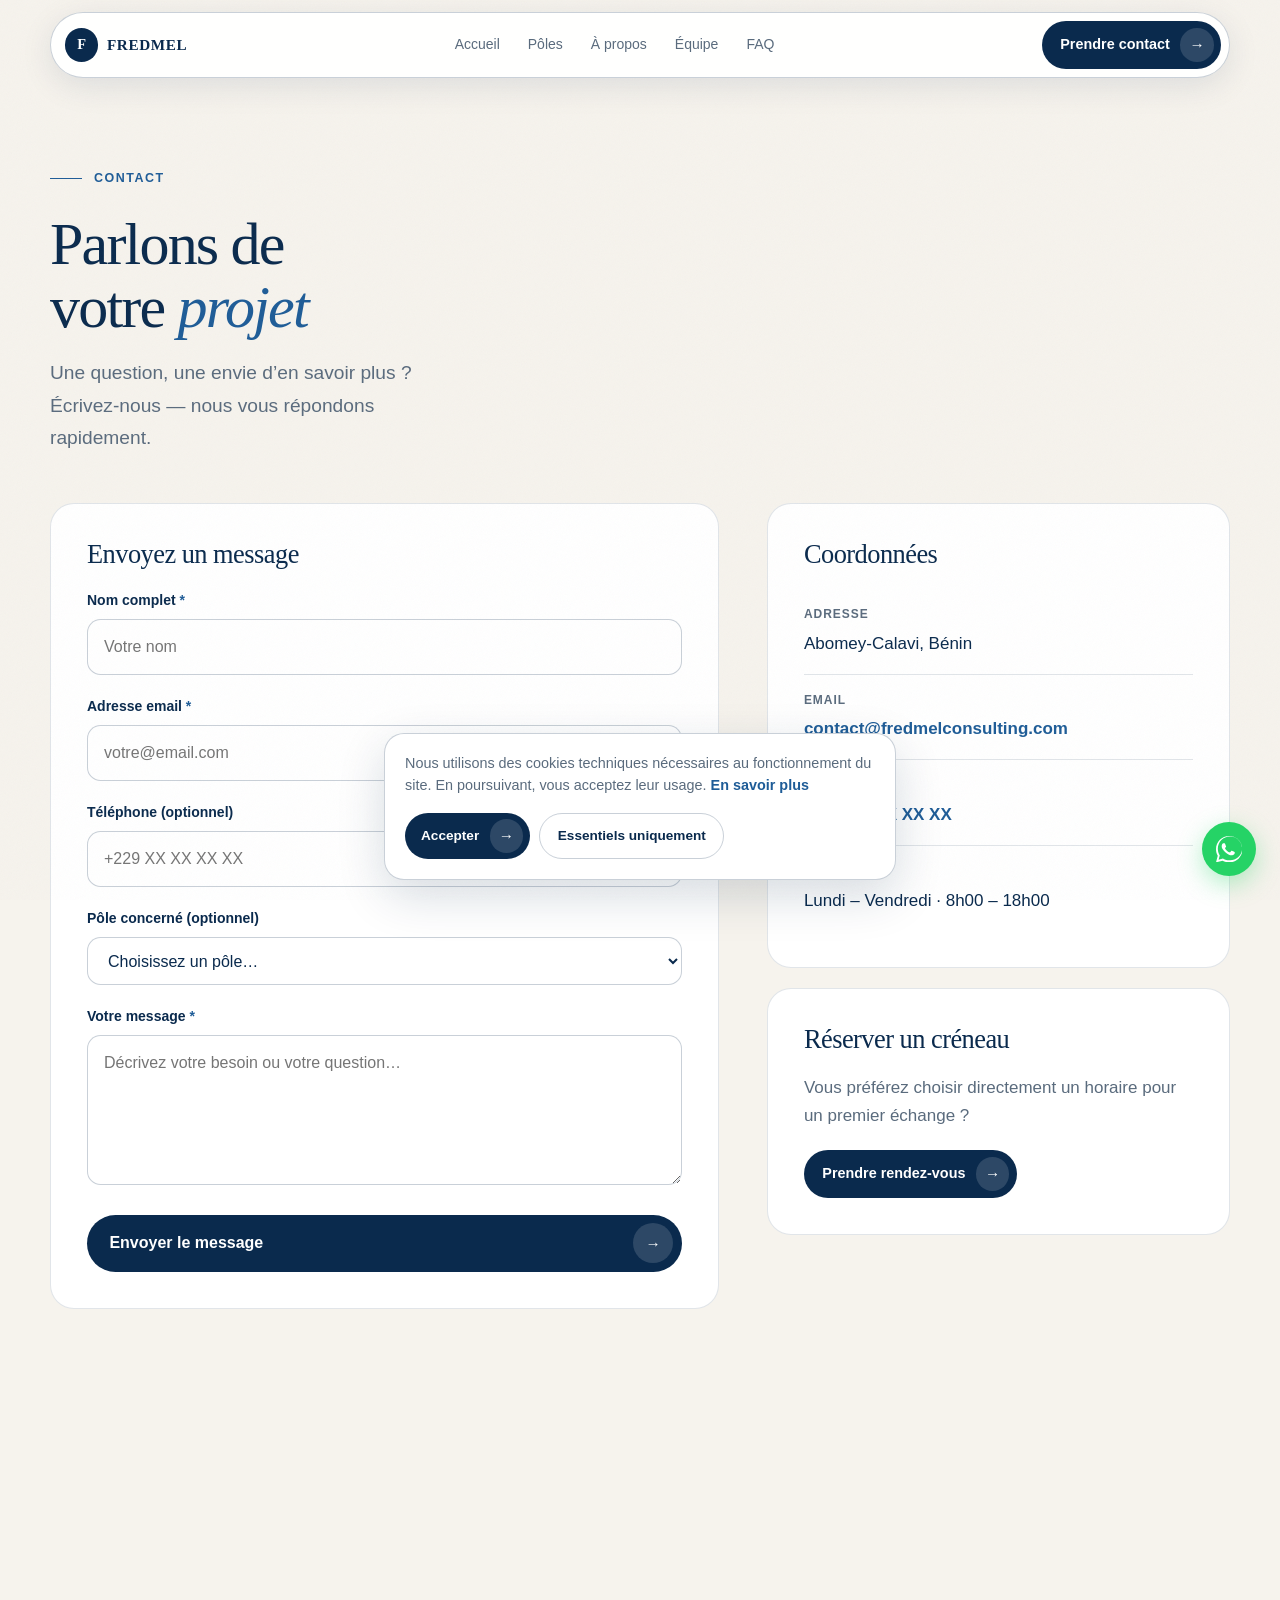
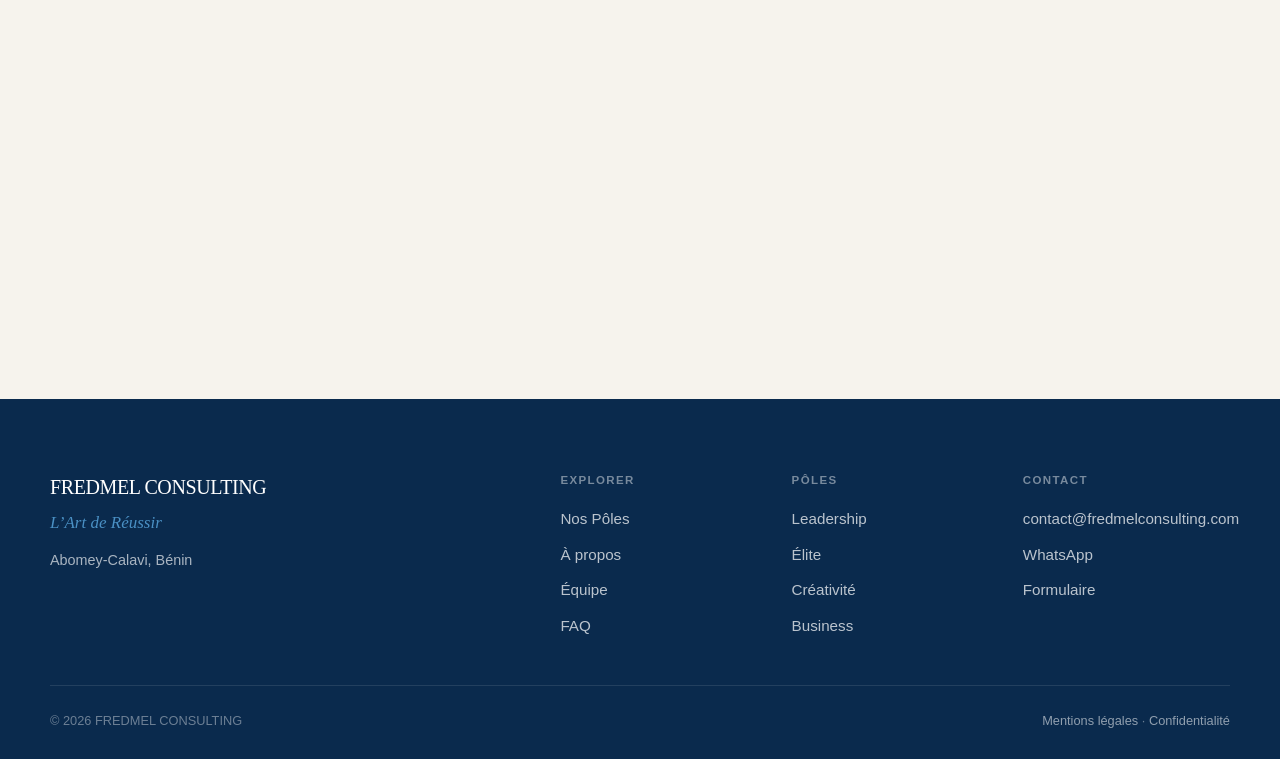
<file: pages/contact.html>
<!DOCTYPE html>
<html lang="fr">
<head>
    <meta charset="UTF-8">
    <meta name="viewport" content="width=device-width, initial-scale=1.0">
    <meta name="description" content="Contactez FREDMEL CONSULTING à Abomey-Calavi — formulaire, email, WhatsApp.">
    <meta name="theme-color" content="#0A2A4D">
    <title>Contact | FREDMEL CONSULTING</title>
    <link rel="icon" type="image/png" href="../assets/images/favicon.png">
    <link href="https://cdn.jsdelivr.net/npm/bootstrap@5.3.2/dist/css/bootstrap.min.css" rel="stylesheet" integrity="sha384-T3c6CoIi6uLrA9TneNEoa7RxnatzjcDSCmG1MXxSR1GAsXEV/Dwwykc2MPK8M2HN" crossorigin="anonymous">
    <link rel="stylesheet" href="../assets/css/style.css">
    <link rel="preconnect" href="https://cdn.jsdelivr.net">
</head>
<body class="page-inner">
    <a class="skip-link" href="#contenu-principal">Aller au contenu principal</a>
    <div class="grain" aria-hidden="true"></div>

    <header class="site-header">
        <div class="nav-island">
            <a class="nav-logo" href="../index.html">
                <span class="nav-logo-mark">F</span>
                <span class="nav-logo-text">FREDMEL</span>
            </a>
            <nav class="nav-desktop" aria-label="Navigation principale">
                <a href="../index.html">Accueil</a>
                <a href="poles.html">Pôles</a>
                <a href="a-propos.html">À propos</a>
                <a href="equipe.html">Équipe</a>
                <a href="faq.html">FAQ</a>
            </nav>
            <div class="nav-actions">
                <a href="contact.html" class="btn-pill btn-pill--solid is-active">
                    <span>Prendre contact</span>
                    <span class="btn-pill-icon" aria-hidden="true">→</span>
                </a>
                <button type="button" class="nav-burger" aria-label="Ouvrir le menu" aria-expanded="false" aria-controls="nav-mobile" id="nav-burger">
                    <span></span>
                    <span></span>
                    <span></span>
                </button>
            </div>
        </div>
        <div class="nav-mobile" id="nav-mobile" hidden>
            <div class="nav-mobile-inner">
                <p class="nav-mobile-label">Menu</p>
                <nav aria-label="Menu mobile">
                    <a href="../index.html">Accueil</a>
                    <a href="poles.html">Nos Pôles</a>
                    <a href="leadership.html">Leadership</a>
                    <a href="elite.html">Élite</a>
                    <a href="creativite.html">Créativité</a>
                    <a href="business.html">Business</a>
                    <a href="a-propos.html">À propos</a>
                    <a href="equipe.html">Équipe</a>
                    <a href="faq.html">FAQ</a>
                    <a href="contact.html" class="nav-mobile-cta">
                        <span>Prendre contact</span>
                        <span aria-hidden="true">→</span>
                    </a>
                </nav>
                <div class="nav-mobile-meta">
                    <p>FREDMEL CONSULTING</p>
                    <p>Abomey-Calavi, Bénin</p>
                </div>
            </div>
        </div>
    </header>

    <main id="contenu-principal">

        <section class="pg-hero">
            <div class="ed-wrap">
                <div class="pg-hero-inner">
                    <p class="ed-kicker">
                        <span class="ed-kicker-line" aria-hidden="true"></span>
                        Contact
                    </p>
                    <h1>Parlons de<br>votre <em>projet</em></h1>
                    <p class="pg-hero-lead">Une question, une envie d’en savoir plus ? Écrivez-nous — nous vous répondons rapidement.</p>
                </div>
            </div>
        </section>

        <section class="pg-section pg-section--tight">
            <div class="ed-wrap">
                <div class="pg-grid-split">
                    <div class="pg-block">
                        <h2>Envoyez un message</h2>
                        <form class="pg-form" id="contactForm" novalidate>
                            <div class="field">
                                <label for="nom">Nom complet <span class="req">*</span></label>
                                <input type="text" id="nom" name="nom" required placeholder="Votre nom" autocomplete="name">
                            </div>
                            <div class="field">
                                <label for="email">Adresse email <span class="req">*</span></label>
                                <input type="email" id="email" name="email" required placeholder="votre@email.com" autocomplete="email">
                            </div>
                            <div class="field">
                                <label for="telephone">Téléphone (optionnel)</label>
                                <input type="tel" id="telephone" name="telephone" placeholder="+229 XX XX XX XX" autocomplete="tel">
                            </div>
                            <div class="field">
                                <label for="pole">Pôle concerné (optionnel)</label>
                                <select id="pole" name="pole">
                                    <option value="">Choisissez un pôle…</option>
                                    <option value="leadership">FREDMEL Leadership</option>
                                    <option value="elite">FREDMEL Élite</option>
                                    <option value="creativite">FREDMEL Créativité</option>
                                    <option value="business">FREDMEL Business</option>
                                    <option value="autre">Autre / Non spécifié</option>
                                </select>
                            </div>
                            <div class="field">
                                <label for="message">Votre message <span class="req">*</span></label>
                                <textarea id="message" name="message" required placeholder="Décrivez votre besoin ou votre question…"></textarea>
                            </div>
                            <button type="submit" class="btn-pill btn-pill--solid btn-pill--lg" style="width:100%;justify-content:space-between">
                                <span>Envoyer le message</span>
                                <span class="btn-pill-icon" aria-hidden="true">→</span>
                            </button>
                        </form>
                    </div>
                    <div>
                        <div class="pg-block">
                            <h2>Coordonnées</h2>
                            <ul class="pg-info-list">
                                <li>
                                    <span class="label">Adresse</span>
                                    Abomey-Calavi, Bénin
                                </li>
                                <li>
                                    <span class="label">Email</span>
                                    <a href="mailto:contact@fredmelconsulting.com">contact@fredmelconsulting.com</a>
                                </li>
                                <li>
                                    <span class="label">WhatsApp</span>
                                    <a href="https://wa.me/229XXXXXXXX" target="_blank" rel="noopener noreferrer">+229 XX XX XX XX</a>
                                </li>
                                <li>
                                    <span class="label">Horaires</span>
                                    Lundi – Vendredi · 8h00 – 18h00
                                </li>
                            </ul>
                        </div>
                        <div class="pg-block" style="margin-top:1.25rem">
                            <h2>Réserver un créneau</h2>
                            <p style="color:var(--ink-soft);margin-bottom:1.25rem">Vous préférez choisir directement un horaire pour un premier échange&nbsp;?</p>
                            <a href="rendez-vous.html" class="btn-pill btn-pill--solid">
                                <span>Prendre rendez-vous</span>
                                <span class="btn-pill-icon" aria-hidden="true">→</span>
                            </a>
                        </div>
                    </div>
                </div>
            </div>
        </section>

        <section class="pg-section">
            <div class="ed-wrap">
                <div class="pg-map-container">
                    <iframe
                        src="https://www.google.com/maps/embed?pb=!1m18!1m12!1m3!1d63424.89442276903!2d2.3089442!3d6.445088!2m3!1f0!2f0!3f0!3m2!1i1024!2i768!4f13.1!3m3!1m2!1s0x1024a9a3f8f8f8f1%3A0x1234567890abcdef!2sAbomey-Calavi%2C%20B%C3%A9nin!5e0!3m2!1sfr!2sfr!4v1626456789012!5m2!1sfr!2sfr"
                        width="100%"
                        height="450"
                        style="border:0;border-radius:var(--radius-inner);"
                        allowfullscreen=""
                        loading="lazy"
                        referrerpolicy="no-referrer-when-downgrade"
                        title="Localisation FREDMEL CONSULTING - Abomey-Calavi, Bénin">
                    </iframe>
                </div>
            </div>
        </section>

    </main>

    <footer class="ed-footer">
        <div class="ed-wrap">
            <div class="ed-footer-top">
                <div class="ed-footer-brand">
                    <p class="ed-footer-logo">FREDMEL CONSULTING</p>
                    <p class="ed-footer-tag">L’Art de Réussir</p>
                    <p class="ed-footer-loc">Abomey-Calavi, Bénin</p>
                </div>
                <div class="ed-footer-cols">
                    <div>
                        <p class="ed-footer-h">Explorer</p>
                        <ul>
                            <li><a href="poles.html">Nos Pôles</a></li>
                            <li><a href="a-propos.html">À propos</a></li>
                            <li><a href="equipe.html">Équipe</a></li>
                            <li><a href="faq.html">FAQ</a></li>
                        </ul>
                    </div>
                    <div>
                        <p class="ed-footer-h">Pôles</p>
                        <ul>
                            <li><a href="leadership.html">Leadership</a></li>
                            <li><a href="elite.html">Élite</a></li>
                            <li><a href="creativite.html">Créativité</a></li>
                            <li><a href="business.html">Business</a></li>
                        </ul>
                    </div>
                    <div>
                        <p class="ed-footer-h">Contact</p>
                        <ul>
                            <li><a href="mailto:contact@fredmelconsulting.com">contact@fredmelconsulting.com</a></li>
                            <li><a href="https://wa.me/229XXXXXXXX" target="_blank" rel="noopener noreferrer">WhatsApp</a></li>
                            <li><a href="contact.html">Formulaire</a></li>
                        </ul>
                    </div>
                </div>
            </div>
            <div class="ed-footer-bottom">
                <p>&copy; 2026 FREDMEL CONSULTING</p>
                <p>
                    <a href="mentions-legales.html">Mentions légales</a>
                    <span aria-hidden="true">·</span>
                    <a href="politique-confidentialite.html">Confidentialité</a>
                </p>
            </div>
        </div>
    </footer>

    <a href="https://wa.me/229XXXXXXXX" class="wa-fab" target="_blank" rel="noopener noreferrer" aria-label="Contactez-nous sur WhatsApp">
        <svg viewBox="0 0 32 32" xmlns="http://www.w3.org/2000/svg" aria-hidden="true"><path d="M16 0c-8.837 0-16 7.163-16 16 0 2.825 0.737 5.607 2.137 8.048l-2.137 7.952 7.933-2.127c2.42 1.37 5.173 2.127 8.067 2.127 8.837 0 16-7.163 16-16s-7.163-16-16-16zM16 29.467c-2.482 0-4.908-0.646-7.07-1.87l-0.507-0.292-5.245 1.406 1.414-5.26-0.316-0.535c-1.347-2.271-2.059-4.871-2.059-7.515 0-8.101 6.599-14.7 14.7-14.7 8.101 0 14.7 6.599 14.7 14.7s-6.516 14.067-14.617 14.067zM21.983 19.217c-0.391-0.195-2.313-1.139-2.673-1.27-0.359-0.13-0.62-0.195-0.88 0.195s-1.010 1.27-1.238 1.531c-0.228 0.261-0.456 0.293-0.846 0.098-0.391-0.195-1.649-0.608-3.141-1.933-1.161-1.034-1.945-2.311-2.173-2.701-0.228-0.391-0.024-0.602 0.171-0.797 0.176-0.174 0.391-0.456 0.587-0.684 0.195-0.228 0.261-0.391 0.391-0.651 0.13-0.261 0.065-0.489-0.033-0.684s-0.88-2.119-1.206-2.902c-0.317-0.762-0.639-0.658-0.88-0.671-0.228-0.011-0.489-0.013-0.75-0.013s-0.684 0.098-1.043 0.489c-0.359 0.391-1.368 1.336-1.368 3.257s1.401 3.779 1.596 4.040c0.195 0.261 2.749 4.196 6.659 5.883 0.93 0.402 1.657 0.643 2.224 0.823 0.936 0.297 1.789 0.255 2.461 0.154 0.751-0.112 2.313-0.946 2.639-1.859 0.326-0.913 0.326-1.695 0.228-1.859-0.098-0.163-0.359-0.261-0.75-0.456z"/></svg>
    </a>
    <script src="../assets/js/main.js"></script>
</body>
</html>
</file>
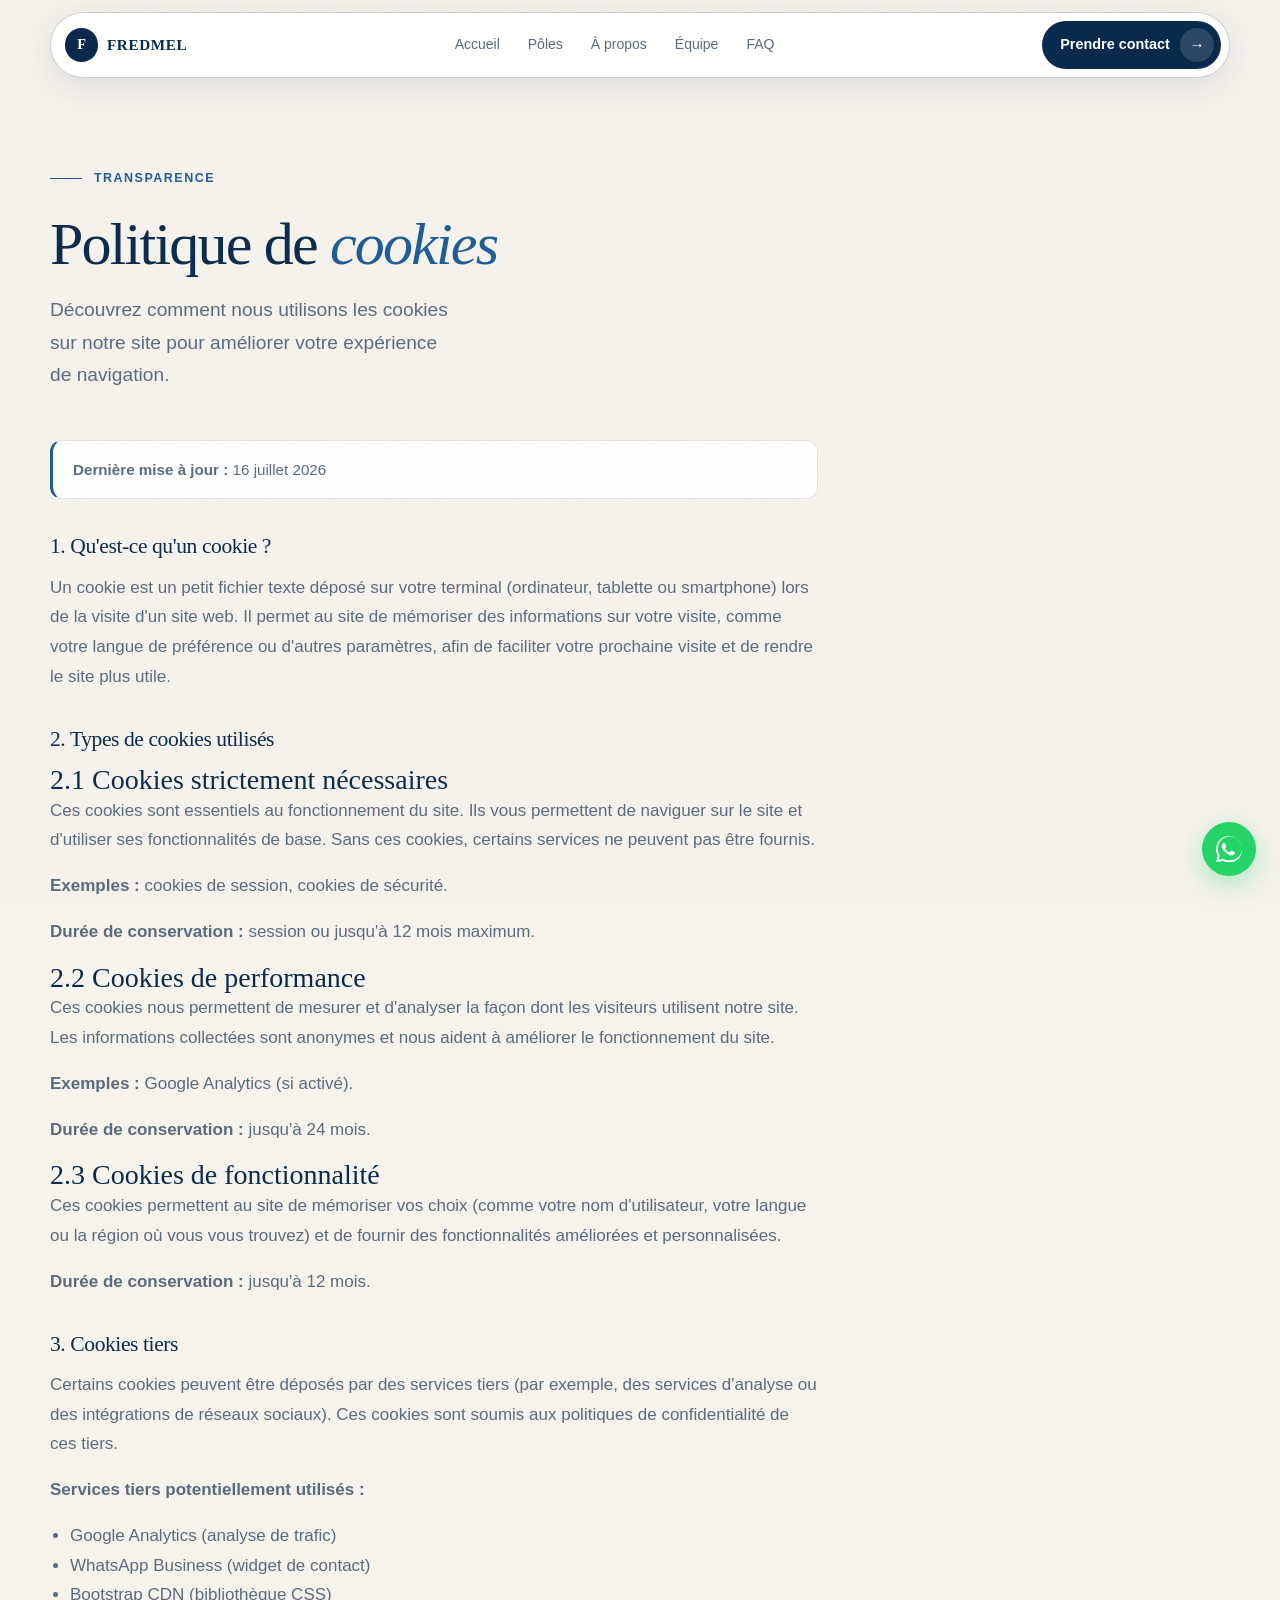
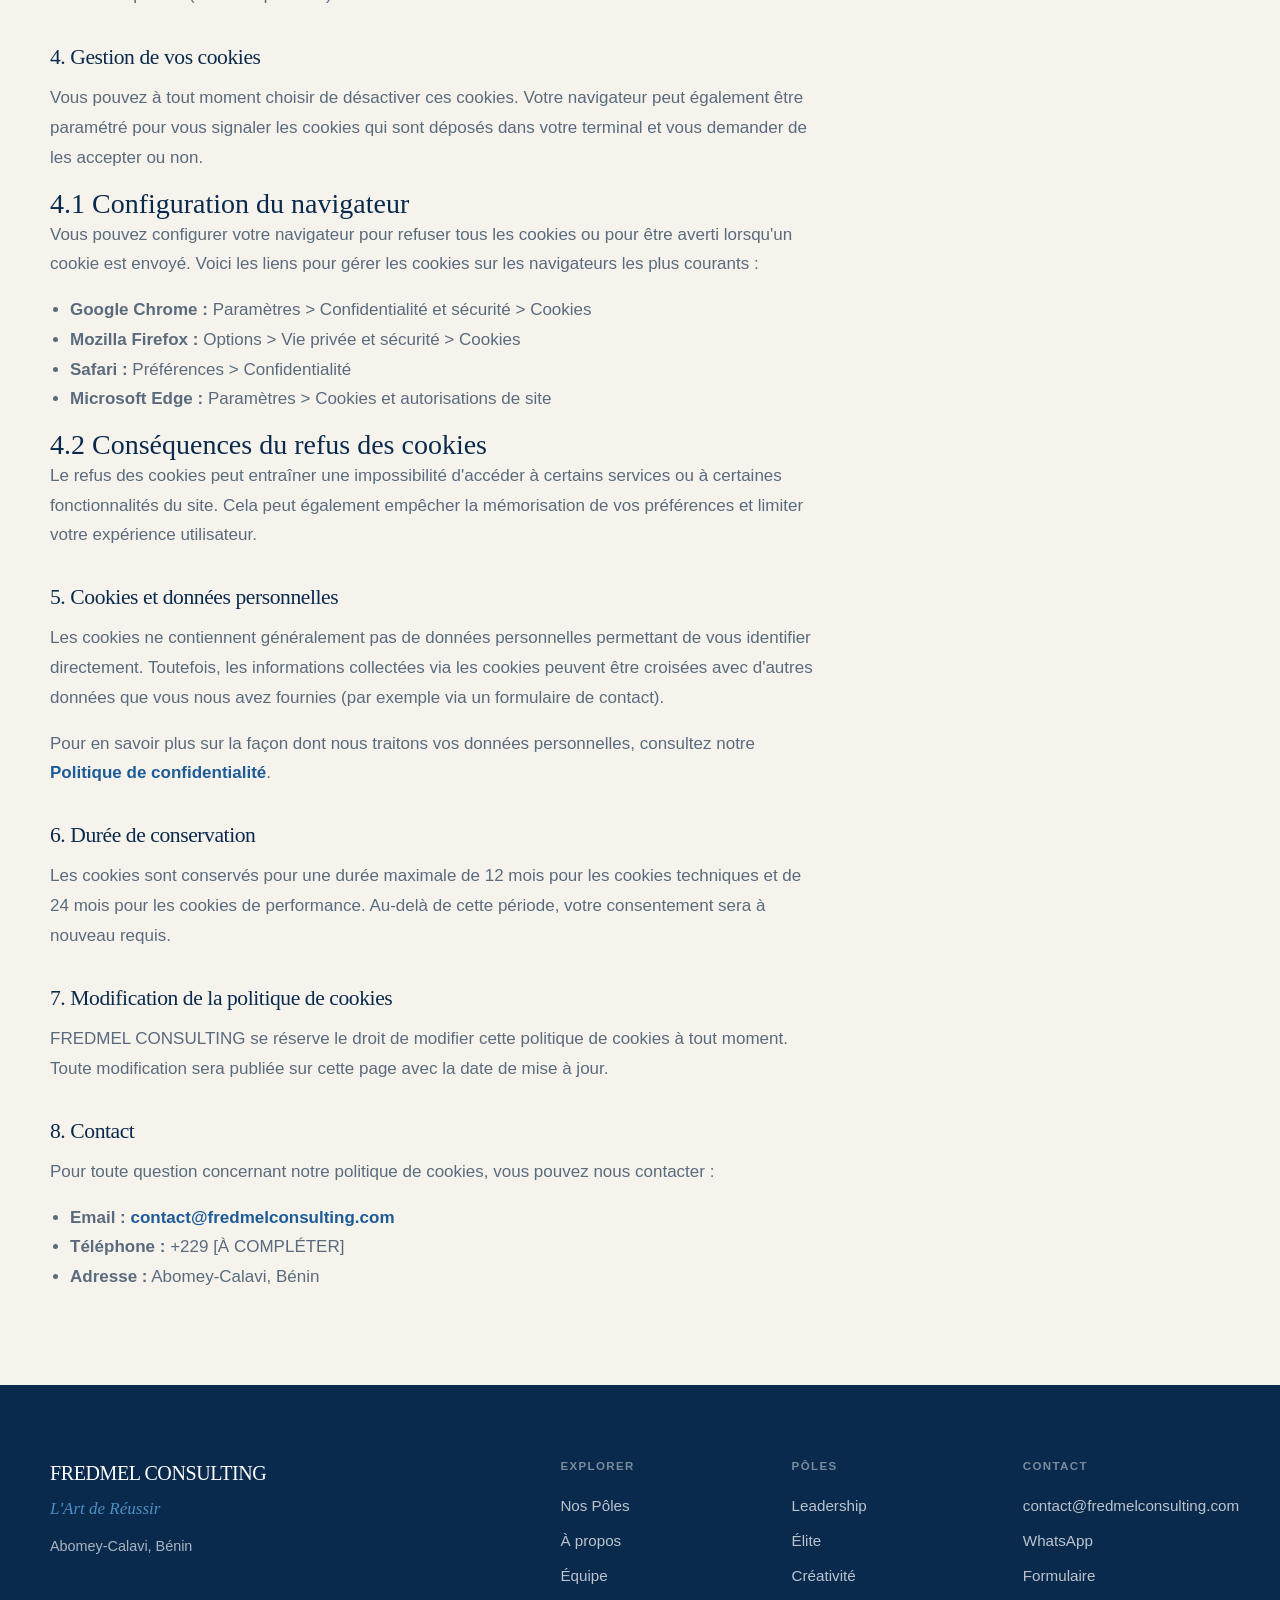
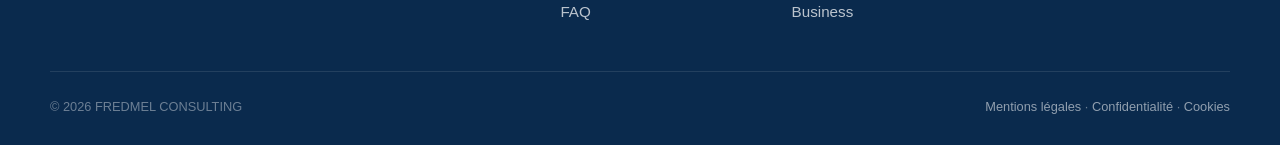
<file: pages/cookies.html>
<!DOCTYPE html>
<html lang="fr">
<head>
    <meta charset="UTF-8">
    <meta name="viewport" content="width=device-width, initial-scale=1.0">
    <meta name="description" content="Politique de gestion des cookies du site FREDMEL CONSULTING.">
    <meta name="theme-color" content="#0A2A4D">
    <title>Politique de Cookies | FREDMEL CONSULTING</title>
    <link rel="icon" type="image/png" href="../assets/images/favicon.png">
    <link href="https://cdn.jsdelivr.net/npm/bootstrap@5.3.2/dist/css/bootstrap.min.css" rel="stylesheet" integrity="sha384-T3c6CoIi6uLrA9TneNEoa7RxnatzjcDSCmG1MXxSR1GAsXEV/Dwwykc2MPK8M2HN" crossorigin="anonymous">
    <link rel="stylesheet" href="../assets/css/style.css">
    <link rel="preconnect" href="https://cdn.jsdelivr.net">
</head>
<body class="page-inner">
    <a class="skip-link" href="#contenu-principal">Aller au contenu principal</a>
    <div class="grain" aria-hidden="true"></div>

    <header class="site-header">
        <div class="nav-island">
            <a class="nav-logo" href="../index.html">
                <span class="nav-logo-mark">F</span>
                <span class="nav-logo-text">FREDMEL</span>
            </a>
            <nav class="nav-desktop" aria-label="Navigation principale">
                <a href="../index.html">Accueil</a>
                <a href="poles.html">Pôles</a>
                <a href="a-propos.html">À propos</a>
                <a href="equipe.html">Équipe</a>
                <a href="faq.html">FAQ</a>
            </nav>
            <div class="nav-actions">
                <a href="contact.html" class="btn-pill btn-pill--solid">
                    <span>Prendre contact</span>
                    <span class="btn-pill-icon" aria-hidden="true">→</span>
                </a>
                <button type="button" class="nav-burger" aria-label="Ouvrir le menu" aria-expanded="false" aria-controls="nav-mobile" id="nav-burger">
                    <span></span>
                    <span></span>
                    <span></span>
                </button>
            </div>
        </div>
        <div class="nav-mobile" id="nav-mobile" hidden>
            <div class="nav-mobile-inner">
                <p class="nav-mobile-label">Menu</p>
                <nav aria-label="Menu mobile">
                    <a href="../index.html">Accueil</a>
                    <a href="poles.html">Nos Pôles</a>
                    <a href="leadership.html">Leadership</a>
                    <a href="elite.html">Élite</a>
                    <a href="creativite.html">Créativité</a>
                    <a href="business.html">Business</a>
                    <a href="a-propos.html">À propos</a>
                    <a href="equipe.html">Équipe</a>
                    <a href="faq.html">FAQ</a>
                    <a href="contact.html" class="nav-mobile-cta">
                        <span>Prendre contact</span>
                        <span aria-hidden="true">→</span>
                    </a>
                </nav>
                <div class="nav-mobile-meta">
                    <p>FREDMEL CONSULTING</p>
                    <p>Abomey-Calavi, Bénin</p>
                </div>
            </div>
        </div>
    </header>

    <main id="contenu-principal">

        <section class="pg-hero">
            <div class="ed-wrap">
                <div class="pg-hero-inner">
                    <p class="ed-kicker">
                        <span class="ed-kicker-line" aria-hidden="true"></span>
                        Transparence
                    </p>
                    <h1>Politique de <em>cookies</em></h1>
                    <p class="pg-hero-lead">Découvrez comment nous utilisons les cookies sur notre site pour améliorer votre expérience de navigation.</p>
                </div>
            </div>
        </section>

        <section class="pg-section pg-section--tight">
            <div class="ed-wrap">
                <div class="pg-prose">
                    <div class="pg-note">
                        <strong>Dernière mise à jour :</strong> 16 juillet 2026
                    </div>

                    <h2>1. Qu'est-ce qu'un cookie ?</h2>
                    <p>Un cookie est un petit fichier texte déposé sur votre terminal (ordinateur, tablette ou smartphone) lors de la visite d'un site web. Il permet au site de mémoriser des informations sur votre visite, comme votre langue de préférence ou d'autres paramètres, afin de faciliter votre prochaine visite et de rendre le site plus utile.</p>

                    <h2>2. Types de cookies utilisés</h2>

                    <h3>2.1 Cookies strictement nécessaires</h3>
                    <p>Ces cookies sont essentiels au fonctionnement du site. Ils vous permettent de naviguer sur le site et d'utiliser ses fonctionnalités de base. Sans ces cookies, certains services ne peuvent pas être fournis.</p>
                    <p><strong>Exemples :</strong> cookies de session, cookies de sécurité.</p>
                    <p><strong>Durée de conservation :</strong> session ou jusqu'à 12 mois maximum.</p>

                    <h3>2.2 Cookies de performance</h3>
                    <p>Ces cookies nous permettent de mesurer et d'analyser la façon dont les visiteurs utilisent notre site. Les informations collectées sont anonymes et nous aident à améliorer le fonctionnement du site.</p>
                    <p><strong>Exemples :</strong> Google Analytics (si activé).</p>
                    <p><strong>Durée de conservation :</strong> jusqu'à 24 mois.</p>

                    <h3>2.3 Cookies de fonctionnalité</h3>
                    <p>Ces cookies permettent au site de mémoriser vos choix (comme votre nom d'utilisateur, votre langue ou la région où vous vous trouvez) et de fournir des fonctionnalités améliorées et personnalisées.</p>
                    <p><strong>Durée de conservation :</strong> jusqu'à 12 mois.</p>

                    <h2>3. Cookies tiers</h2>
                    <p>Certains cookies peuvent être déposés par des services tiers (par exemple, des services d'analyse ou des intégrations de réseaux sociaux). Ces cookies sont soumis aux politiques de confidentialité de ces tiers.</p>
                    <p><strong>Services tiers potentiellement utilisés :</strong></p>
                    <ul>
                        <li>Google Analytics (analyse de trafic)</li>
                        <li>WhatsApp Business (widget de contact)</li>
                        <li>Bootstrap CDN (bibliothèque CSS)</li>
                    </ul>

                    <h2>4. Gestion de vos cookies</h2>
                    <p>Vous pouvez à tout moment choisir de désactiver ces cookies. Votre navigateur peut également être paramétré pour vous signaler les cookies qui sont déposés dans votre terminal et vous demander de les accepter ou non.</p>

                    <h3>4.1 Configuration du navigateur</h3>
                    <p>Vous pouvez configurer votre navigateur pour refuser tous les cookies ou pour être averti lorsqu'un cookie est envoyé. Voici les liens pour gérer les cookies sur les navigateurs les plus courants :</p>
                    <ul>
                        <li><strong>Google Chrome :</strong> Paramètres &gt; Confidentialité et sécurité &gt; Cookies</li>
                        <li><strong>Mozilla Firefox :</strong> Options &gt; Vie privée et sécurité &gt; Cookies</li>
                        <li><strong>Safari :</strong> Préférences &gt; Confidentialité</li>
                        <li><strong>Microsoft Edge :</strong> Paramètres &gt; Cookies et autorisations de site</li>
                    </ul>

                    <h3>4.2 Conséquences du refus des cookies</h3>
                    <p>Le refus des cookies peut entraîner une impossibilité d'accéder à certains services ou à certaines fonctionnalités du site. Cela peut également empêcher la mémorisation de vos préférences et limiter votre expérience utilisateur.</p>

                    <h2>5. Cookies et données personnelles</h2>
                    <p>Les cookies ne contiennent généralement pas de données personnelles permettant de vous identifier directement. Toutefois, les informations collectées via les cookies peuvent être croisées avec d'autres données que vous nous avez fournies (par exemple via un formulaire de contact).</p>
                    <p>Pour en savoir plus sur la façon dont nous traitons vos données personnelles, consultez notre <a href="politique-confidentialite.html">Politique de confidentialité</a>.</p>

                    <h2>6. Durée de conservation</h2>
                    <p>Les cookies sont conservés pour une durée maximale de 12 mois pour les cookies techniques et de 24 mois pour les cookies de performance. Au-delà de cette période, votre consentement sera à nouveau requis.</p>

                    <h2>7. Modification de la politique de cookies</h2>
                    <p>FREDMEL CONSULTING se réserve le droit de modifier cette politique de cookies à tout moment. Toute modification sera publiée sur cette page avec la date de mise à jour.</p>

                    <h2>8. Contact</h2>
                    <p>Pour toute question concernant notre politique de cookies, vous pouvez nous contacter :</p>
                    <ul>
                        <li><strong>Email :</strong> <a href="mailto:contact@fredmelconsulting.com">contact@fredmelconsulting.com</a></li>
                        <li><strong>Téléphone :</strong> +229 [À COMPLÉTER]</li>
                        <li><strong>Adresse :</strong> Abomey-Calavi, Bénin</li>
                    </ul>
                </div>
            </div>
        </section>

    </main>

    <footer class="ed-footer">
        <div class="ed-wrap">
            <div class="ed-footer-top">
                <div class="ed-footer-brand">
                    <p class="ed-footer-logo">FREDMEL CONSULTING</p>
                    <p class="ed-footer-tag">L'Art de Réussir</p>
                    <p class="ed-footer-loc">Abomey-Calavi, Bénin</p>
                </div>
                <div class="ed-footer-cols">
                    <div>
                        <p class="ed-footer-h">Explorer</p>
                        <ul>
                            <li><a href="poles.html">Nos Pôles</a></li>
                            <li><a href="a-propos.html">À propos</a></li>
                            <li><a href="equipe.html">Équipe</a></li>
                            <li><a href="faq.html">FAQ</a></li>
                        </ul>
                    </div>
                    <div>
                        <p class="ed-footer-h">Pôles</p>
                        <ul>
                            <li><a href="leadership.html">Leadership</a></li>
                            <li><a href="elite.html">Élite</a></li>
                            <li><a href="creativite.html">Créativité</a></li>
                            <li><a href="business.html">Business</a></li>
                        </ul>
                    </div>
                    <div>
                        <p class="ed-footer-h">Contact</p>
                        <ul>
                            <li><a href="mailto:contact@fredmelconsulting.com">contact@fredmelconsulting.com</a></li>
                            <li><a href="https://wa.me/229XXXXXXXX" target="_blank" rel="noopener noreferrer">WhatsApp</a></li>
                            <li><a href="contact.html">Formulaire</a></li>
                        </ul>
                    </div>
                </div>
            </div>
            <div class="ed-footer-bottom">
                <p>&copy; 2026 FREDMEL CONSULTING</p>
                <p>
                    <a href="mentions-legales.html">Mentions légales</a>
                    <span aria-hidden="true">·</span>
                    <a href="politique-confidentialite.html">Confidentialité</a>
                    <span aria-hidden="true">·</span>
                    <a href="cookies.html">Cookies</a>
                </p>
            </div>
        </div>
    </footer>

    <a href="https://wa.me/229XXXXXXXX" class="wa-fab" target="_blank" rel="noopener noreferrer" aria-label="Contactez-nous sur WhatsApp">
        <svg viewBox="0 0 32 32" xmlns="http://www.w3.org/2000/svg" aria-hidden="true"><path d="M16 0c-8.837 0-16 7.163-16 16 0 2.825 0.737 5.607 2.137 8.048l-2.137 7.952 7.933-2.127c2.42 1.37 5.173 2.127 8.067 2.127 8.837 0 16-7.163 16-16s-7.163-16-16-16zM16 29.467c-2.482 0-4.908-0.646-7.07-1.87l-0.507-0.292-5.245 1.406 1.414-5.26-0.316-0.535c-1.347-2.271-2.059-4.871-2.059-7.515 0-8.101 6.599-14.7 14.7-14.7 8.101 0 14.7 6.599 14.7 14.7s-6.516 14.067-14.617 14.067zM21.983 19.217c-0.391-0.195-2.313-1.139-2.673-1.27-0.359-0.13-0.62-0.195-0.88 0.195s-1.010 1.27-1.238 1.531c-0.228 0.261-0.456 0.293-0.846 0.098-0.391-0.195-1.649-0.608-3.141-1.933-1.161-1.034-1.945-2.311-2.173-2.701-0.228-0.391-0.024-0.602 0.171-0.797 0.176-0.174 0.391-0.456 0.587-0.684 0.195-0.228 0.261-0.391 0.391-0.651 0.13-0.261 0.065-0.489-0.033-0.684s-0.88-2.119-1.206-2.902c-0.317-0.762-0.639-0.658-0.88-0.671-0.228-0.011-0.489-0.013-0.75-0.013s-0.684 0.098-1.043 0.489c-0.359 0.391-1.368 1.336-1.368 3.257s1.401 3.779 1.596 4.040c0.195 0.261 2.749 4.196 6.659 5.883 0.93 0.402 1.657 0.643 2.224 0.823 0.936 0.297 1.789 0.255 2.461 0.154 0.751-0.112 2.313-0.946 2.639-1.859 0.326-0.913 0.326-1.695 0.228-1.859-0.098-0.163-0.359-0.261-0.75-0.456z"/></svg>
    </a>
    <script src="../assets/js/main.js"></script>
</body>
</html>
</file>
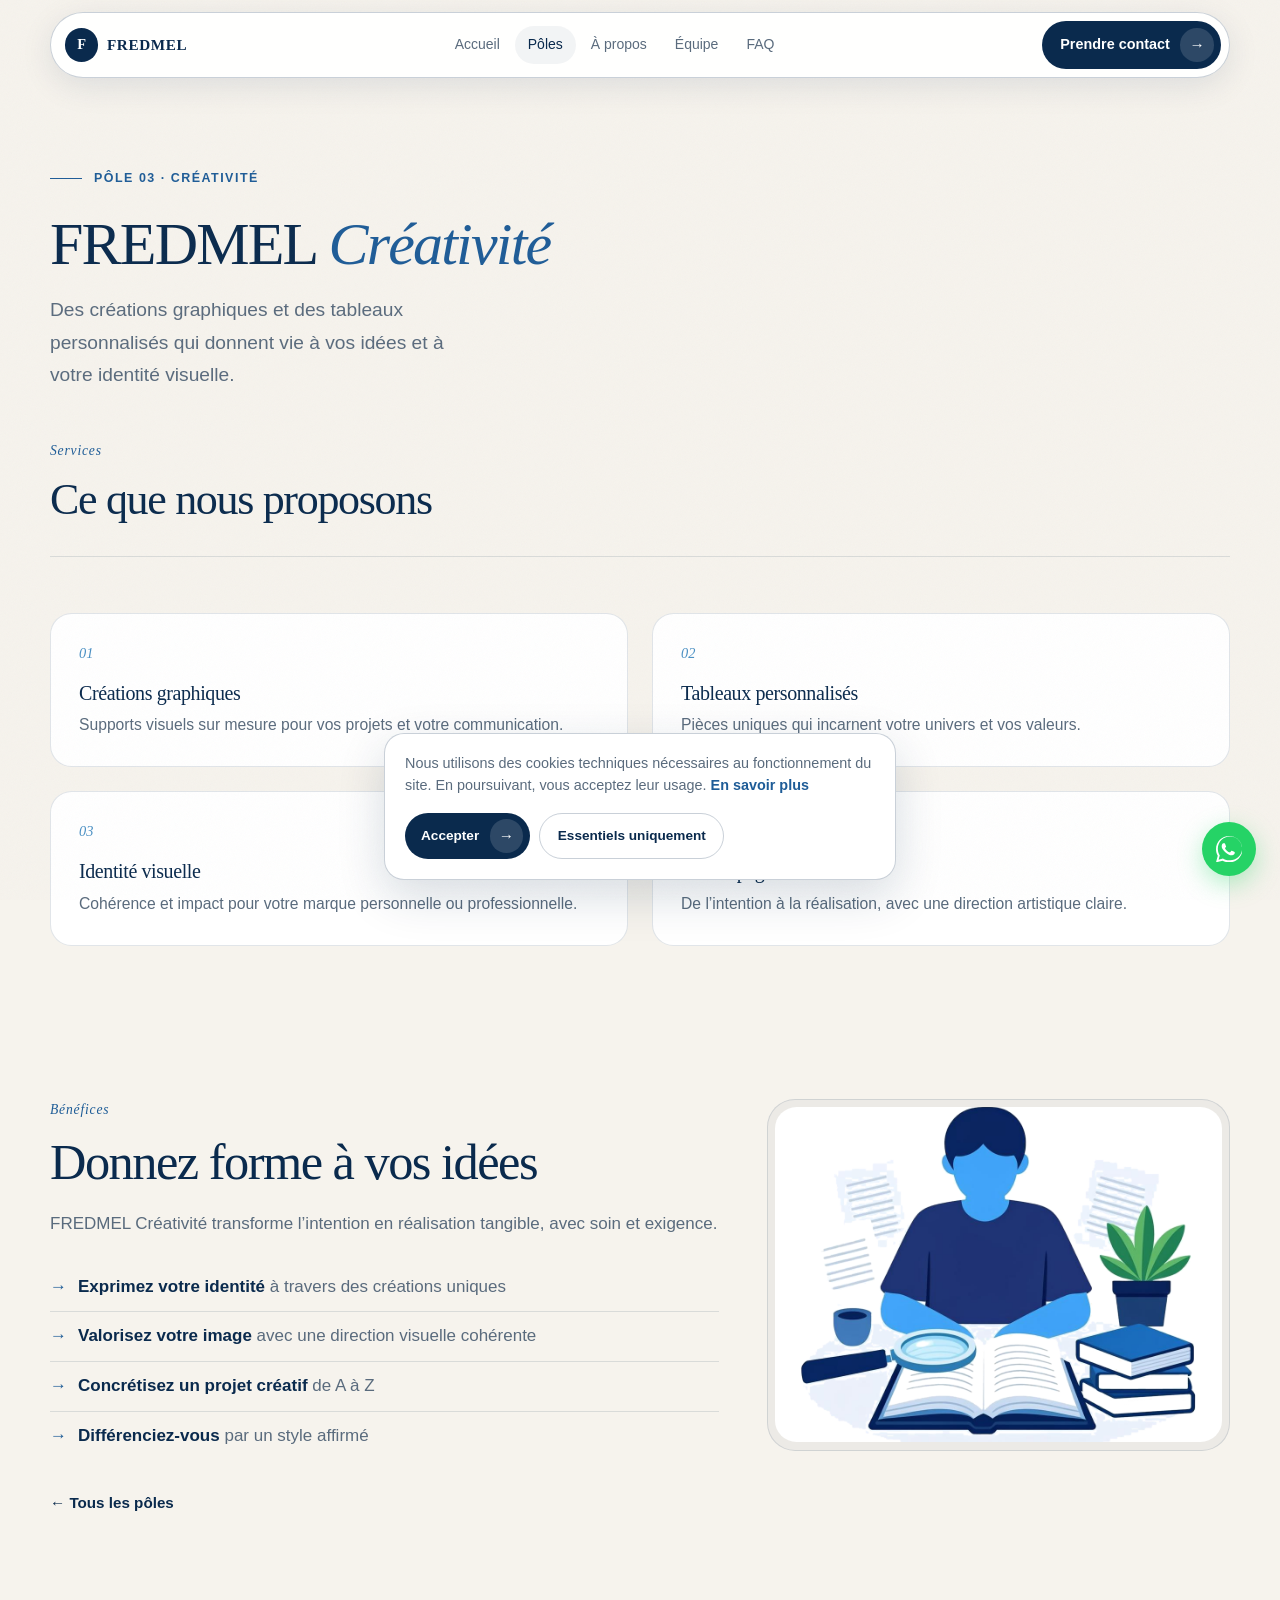
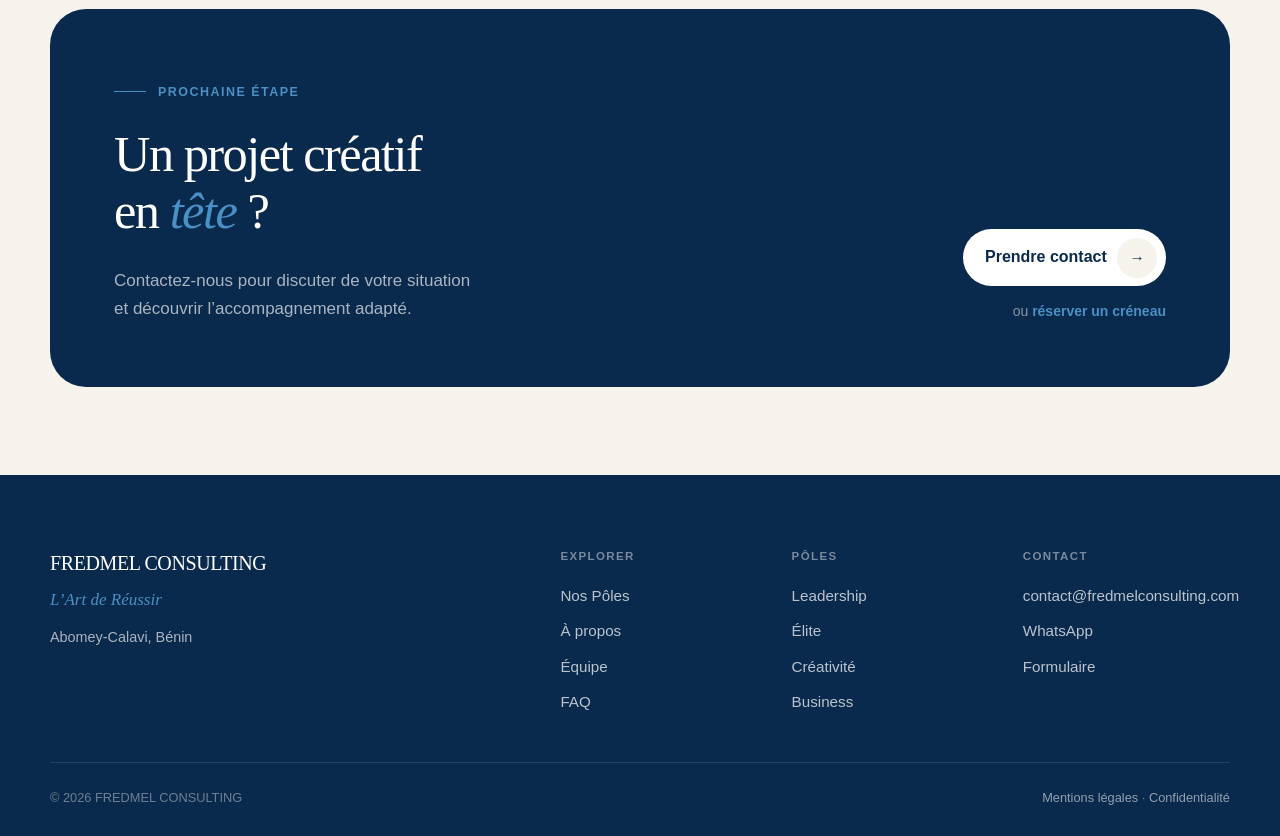
<file: pages/creativite.html>
<!DOCTYPE html>
<html lang="fr">
<head>
    <meta charset="UTF-8">
    <meta name="viewport" content="width=device-width, initial-scale=1.0">
    <meta name="description" content="Des créations graphiques et des tableaux personnalisés qui donnent vie à vos idées et à votre identité visuelle.">
    <meta name="theme-color" content="#0A2A4D">
    <title>FREDMEL Créativité | FREDMEL CONSULTING</title>
    <link rel="icon" type="image/png" href="../assets/images/favicon.png">
    <link href="https://cdn.jsdelivr.net/npm/bootstrap@5.3.2/dist/css/bootstrap.min.css" rel="stylesheet" integrity="sha384-T3c6CoIi6uLrA9TneNEoa7RxnatzjcDSCmG1MXxSR1GAsXEV/Dwwykc2MPK8M2HN" crossorigin="anonymous">
    <link rel="stylesheet" href="../assets/css/style.css">
    <link rel="preconnect" href="https://cdn.jsdelivr.net">
</head>
<body class="page-inner">
    <a class="skip-link" href="#contenu-principal">Aller au contenu principal</a>
    <div class="grain" aria-hidden="true"></div>

    <header class="site-header">
        <div class="nav-island">
            <a class="nav-logo" href="../index.html">
                <span class="nav-logo-mark">F</span>
                <span class="nav-logo-text">FREDMEL</span>
            </a>
            <nav class="nav-desktop" aria-label="Navigation principale">
                <a href="../index.html">Accueil</a>
                <a href="poles.html" class="is-active" aria-current="page">Pôles</a>
                <a href="a-propos.html">À propos</a>
                <a href="equipe.html">Équipe</a>
                <a href="faq.html">FAQ</a>
            </nav>
            <div class="nav-actions">
                <a href="contact.html" class="btn-pill btn-pill--solid">
                    <span>Prendre contact</span>
                    <span class="btn-pill-icon" aria-hidden="true">→</span>
                </a>
                <button type="button" class="nav-burger" aria-label="Ouvrir le menu" aria-expanded="false" aria-controls="nav-mobile" id="nav-burger">
                    <span></span>
                    <span></span>
                    <span></span>
                </button>
            </div>
        </div>
        <div class="nav-mobile" id="nav-mobile" hidden>
            <nav aria-label="Menu mobile">
                <a href="../index.html">Accueil</a>
                <a href="poles.html">Nos Pôles</a>
                <a href="leadership.html">Leadership</a>
                <a href="elite.html">Élite</a>
                <a href="creativite.html">Créativité</a>
                <a href="business.html">Business</a>
                <a href="a-propos.html">À propos</a>
                <a href="equipe.html">Équipe</a>
                <a href="faq.html">FAQ</a>
                <a href="contact.html" class="nav-mobile-cta">Prendre contact →</a>
            </nav>
        </div>
    </header>

    <main id="contenu-principal">

        <section class="pg-hero">
            <div class="ed-wrap">
                <div class="pg-hero-inner">
                    <p class="ed-kicker">
                        <span class="ed-kicker-line" aria-hidden="true"></span>
                        Pôle 03 · Créativité
                    </p>
                    <h1>FREDMEL <em>Créativité</em></h1>
                    <p class="pg-hero-lead">Des créations graphiques et des tableaux personnalisés qui donnent vie à vos idées et à votre identité visuelle.</p>
                </div>
            </div>
        </section>

        <section class="pg-section pg-section--tight">
            <div class="ed-wrap">
                <header class="ed-section-head">
                    <div class="ed-section-head-left">
                        <span class="ed-index">Services</span>
                        <h2>Ce que nous proposons</h2>
                    </div>
                </header>
                <div class="pg-grid-2">
                    <article class="pg-card">
                        <span class="pg-card-num">01</span>
                        <h3>Créations graphiques</h3>
                        <p>Supports visuels sur mesure pour vos projets et votre communication.</p>
                    </article>
                    <article class="pg-card">
                        <span class="pg-card-num">02</span>
                        <h3>Tableaux personnalisés</h3>
                        <p>Pièces uniques qui incarnent votre univers et vos valeurs.</p>
                    </article>
                    <article class="pg-card">
                        <span class="pg-card-num">03</span>
                        <h3>Identité visuelle</h3>
                        <p>Cohérence et impact pour votre marque personnelle ou professionnelle.</p>
                    </article>
                    <article class="pg-card">
                        <span class="pg-card-num">04</span>
                        <h3>Accompagnement créatif</h3>
                        <p>De l’intention à la réalisation, avec une direction artistique claire.</p>
                    </article>
                </div>
            </div>
        </section>

        <section class="pg-section">
            <div class="ed-wrap">
                <div class="pg-grid-split">
                    <div>
                        <span class="ed-index">Bénéfices</span>
                        <h2 class="ed-display" style="margin-bottom:1.25rem">Donnez forme à vos idées</h2>
                        <p style="color:var(--ink-soft);margin-bottom:1.5rem">FREDMEL Créativité transforme l’intention en réalisation tangible, avec soin et exigence.</p>
                        <ul class="pg-check-list"><li><strong>Exprimez votre identité</strong> à travers des créations uniques</li><li><strong>Valorisez votre image</strong> avec une direction visuelle cohérente</li><li><strong>Concrétisez un projet créatif</strong> de A à Z</li><li><strong>Différenciez-vous</strong> par un style affirmé</li>
                        </ul>
                        <p style="margin-top:1.75rem">
                            <a href="poles.html" class="ed-text-link ed-text-link--dark">← Tous les pôles</a>
                        </p>
                    </div>
                    <figure class="pg-media">
                        <div class="ed-frame">
                            <div class="ed-frame-inner">
                                <img src="../assets/images/09-ressources-blog.png" alt="FREDMEL Créativité" width="1024" height="1024" loading="lazy" decoding="async">
                            </div>
                        </div>
                    </figure>
                </div>
            </div>
        </section>

        <section class="ed-cta">
            <div class="ed-wrap">
                <div class="ed-cta-panel">
                    <div class="ed-cta-copy">
                        <span class="ed-kicker ed-kicker--on-dark">
                            <span class="ed-kicker-line" aria-hidden="true"></span>
                            Prochaine étape
                        </span>
                        <h2 class="ed-display ed-display--light">Un projet créatif<br>en <em>tête</em>&nbsp;?</h2>
                        <p>Contactez-nous pour discuter de votre situation et découvrir l’accompagnement adapté.</p>
                    </div>
                    <div class="ed-cta-action">
                        <a href="contact.html" class="btn-pill btn-pill--light btn-pill--lg">
                            <span>Prendre contact</span>
                            <span class="btn-pill-icon" aria-hidden="true">→</span>
                        </a>
                        <p class="ed-cta-alt">ou <a href="rendez-vous.html">réserver un créneau</a></p>
                    </div>
                </div>
            </div>
        </section>

    </main>

    <footer class="ed-footer">
        <div class="ed-wrap">
            <div class="ed-footer-top">
                <div class="ed-footer-brand">
                    <p class="ed-footer-logo">FREDMEL CONSULTING</p>
                    <p class="ed-footer-tag">L’Art de Réussir</p>
                    <p class="ed-footer-loc">Abomey-Calavi, Bénin</p>
                </div>
                <div class="ed-footer-cols">
                    <div>
                        <p class="ed-footer-h">Explorer</p>
                        <ul>
                            <li><a href="poles.html">Nos Pôles</a></li>
                            <li><a href="a-propos.html">À propos</a></li>
                            <li><a href="equipe.html">Équipe</a></li>
                            <li><a href="faq.html">FAQ</a></li>
                        </ul>
                    </div>
                    <div>
                        <p class="ed-footer-h">Pôles</p>
                        <ul>
                            <li><a href="leadership.html">Leadership</a></li>
                            <li><a href="elite.html">Élite</a></li>
                            <li><a href="creativite.html">Créativité</a></li>
                            <li><a href="business.html">Business</a></li>
                        </ul>
                    </div>
                    <div>
                        <p class="ed-footer-h">Contact</p>
                        <ul>
                            <li><a href="mailto:contact@fredmelconsulting.com">contact@fredmelconsulting.com</a></li>
                            <li><a href="https://wa.me/229XXXXXXXX" target="_blank" rel="noopener noreferrer">WhatsApp</a></li>
                            <li><a href="contact.html">Formulaire</a></li>
                        </ul>
                    </div>
                </div>
            </div>
            <div class="ed-footer-bottom">
                <p>&copy; 2026 FREDMEL CONSULTING</p>
                <p>
                    <a href="mentions-legales.html">Mentions légales</a>
                    <span aria-hidden="true">·</span>
                    <a href="politique-confidentialite.html">Confidentialité</a>
                </p>
            </div>
        </div>
    </footer>

    <a href="https://wa.me/229XXXXXXXX" class="wa-fab" target="_blank" rel="noopener noreferrer" aria-label="Contactez-nous sur WhatsApp">
        <svg viewBox="0 0 32 32" xmlns="http://www.w3.org/2000/svg" aria-hidden="true"><path d="M16 0c-8.837 0-16 7.163-16 16 0 2.825 0.737 5.607 2.137 8.048l-2.137 7.952 7.933-2.127c2.42 1.37 5.173 2.127 8.067 2.127 8.837 0 16-7.163 16-16s-7.163-16-16-16zM16 29.467c-2.482 0-4.908-0.646-7.07-1.87l-0.507-0.292-5.245 1.406 1.414-5.26-0.316-0.535c-1.347-2.271-2.059-4.871-2.059-7.515 0-8.101 6.599-14.7 14.7-14.7 8.101 0 14.7 6.599 14.7 14.7s-6.516 14.067-14.617 14.067zM21.983 19.217c-0.391-0.195-2.313-1.139-2.673-1.27-0.359-0.13-0.62-0.195-0.88 0.195s-1.010 1.27-1.238 1.531c-0.228 0.261-0.456 0.293-0.846 0.098-0.391-0.195-1.649-0.608-3.141-1.933-1.161-1.034-1.945-2.311-2.173-2.701-0.228-0.391-0.024-0.602 0.171-0.797 0.176-0.174 0.391-0.456 0.587-0.684 0.195-0.228 0.261-0.391 0.391-0.651 0.13-0.261 0.065-0.489-0.033-0.684s-0.88-2.119-1.206-2.902c-0.317-0.762-0.639-0.658-0.88-0.671-0.228-0.011-0.489-0.013-0.75-0.013s-0.684 0.098-1.043 0.489c-0.359 0.391-1.368 1.336-1.368 3.257s1.401 3.779 1.596 4.040c0.195 0.261 2.749 4.196 6.659 5.883 0.93 0.402 1.657 0.643 2.224 0.823 0.936 0.297 1.789 0.255 2.461 0.154 0.751-0.112 2.313-0.946 2.639-1.859 0.326-0.913 0.326-1.695 0.228-1.859-0.098-0.163-0.359-0.261-0.75-0.456z"/></svg>
    </a>
    <script src="../assets/js/main.js"></script>
</body>
</html>
</file>
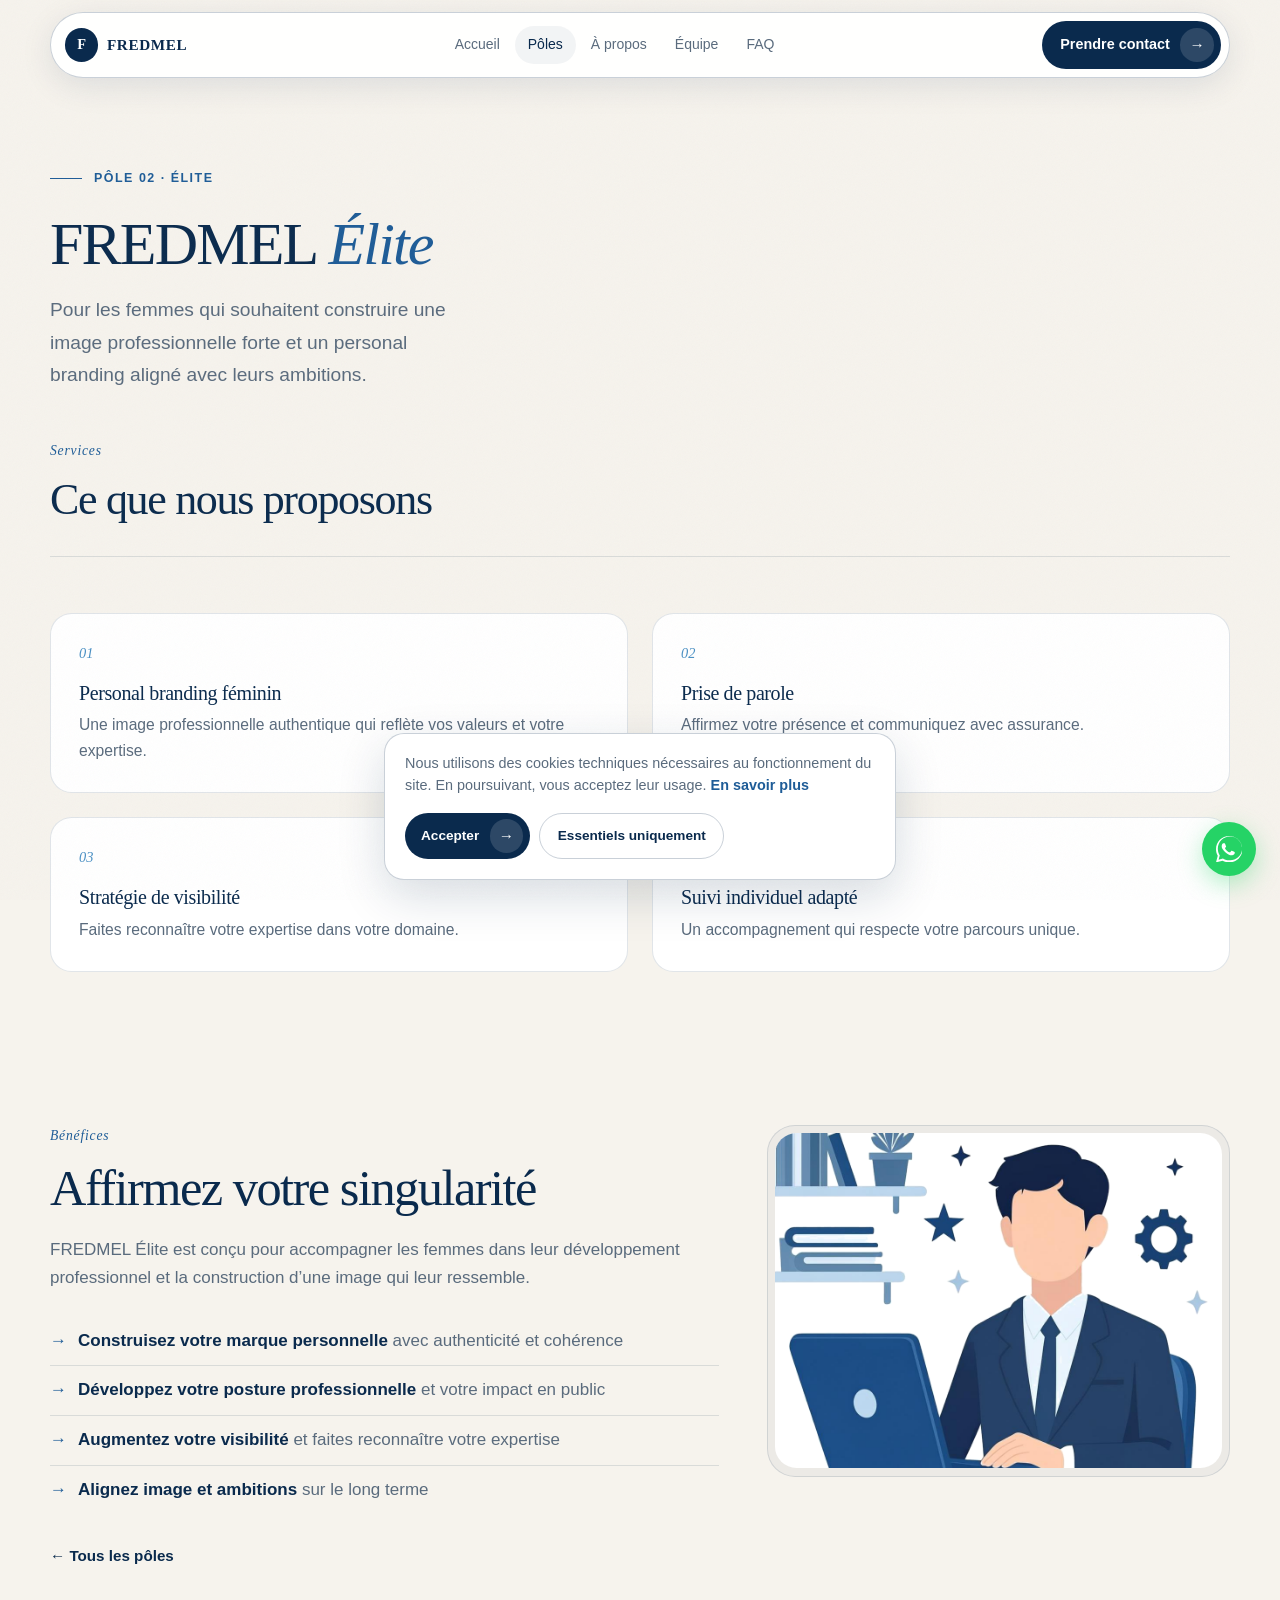
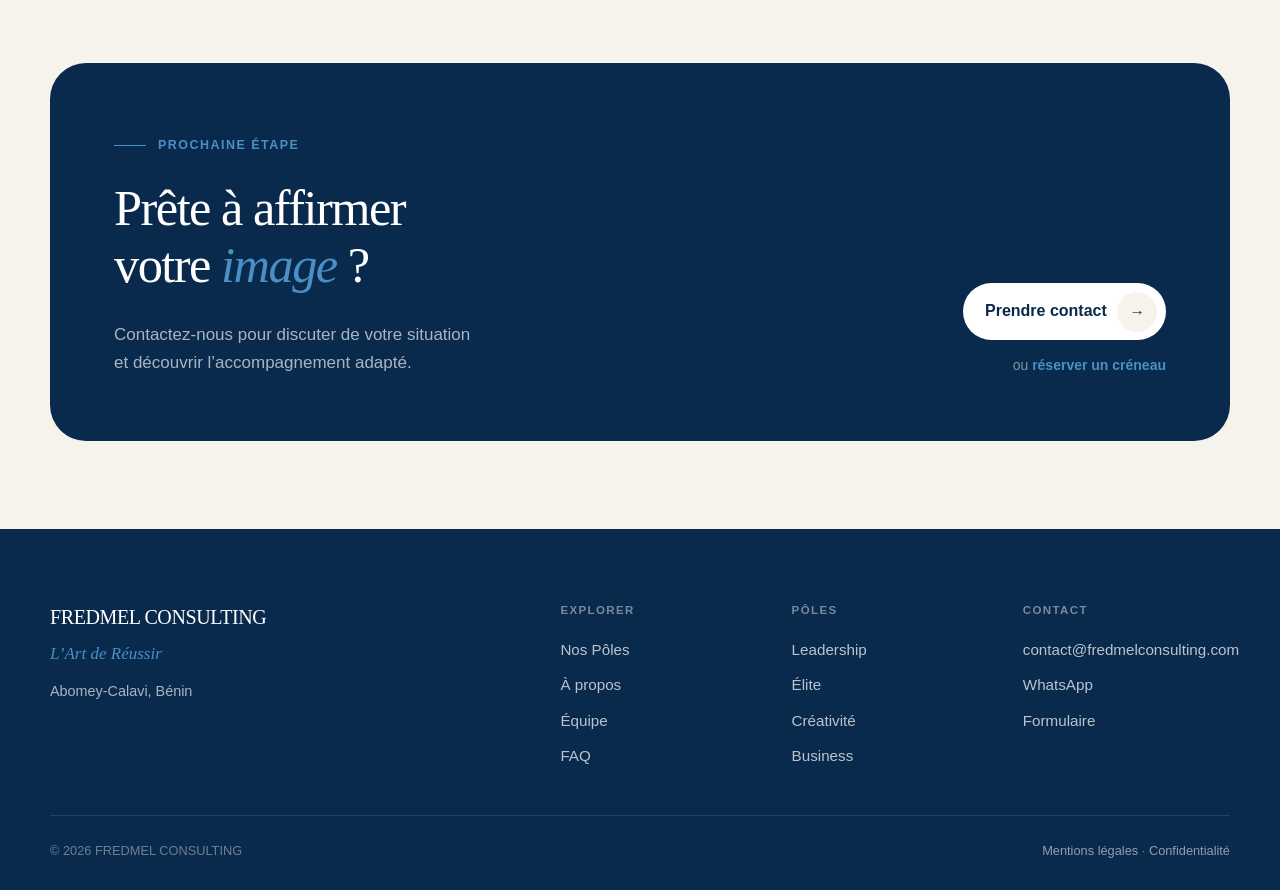
<file: pages/elite.html>
<!DOCTYPE html>
<html lang="fr">
<head>
    <meta charset="UTF-8">
    <meta name="viewport" content="width=device-width, initial-scale=1.0">
    <meta name="description" content="Pour les femmes qui souhaitent construire une image professionnelle forte et un personal branding aligné avec leurs ambitions.">
    <meta name="theme-color" content="#0A2A4D">
    <title>FREDMEL Élite | FREDMEL CONSULTING</title>
    <link rel="icon" type="image/png" href="../assets/images/favicon.png">
    <link href="https://cdn.jsdelivr.net/npm/bootstrap@5.3.2/dist/css/bootstrap.min.css" rel="stylesheet" integrity="sha384-T3c6CoIi6uLrA9TneNEoa7RxnatzjcDSCmG1MXxSR1GAsXEV/Dwwykc2MPK8M2HN" crossorigin="anonymous">
    <link rel="stylesheet" href="../assets/css/style.css">
    <link rel="preconnect" href="https://cdn.jsdelivr.net">
</head>
<body class="page-inner">
    <a class="skip-link" href="#contenu-principal">Aller au contenu principal</a>
    <div class="grain" aria-hidden="true"></div>

    <header class="site-header">
        <div class="nav-island">
            <a class="nav-logo" href="../index.html">
                <span class="nav-logo-mark">F</span>
                <span class="nav-logo-text">FREDMEL</span>
            </a>
            <nav class="nav-desktop" aria-label="Navigation principale">
                <a href="../index.html">Accueil</a>
                <a href="poles.html" class="is-active" aria-current="page">Pôles</a>
                <a href="a-propos.html">À propos</a>
                <a href="equipe.html">Équipe</a>
                <a href="faq.html">FAQ</a>
            </nav>
            <div class="nav-actions">
                <a href="contact.html" class="btn-pill btn-pill--solid">
                    <span>Prendre contact</span>
                    <span class="btn-pill-icon" aria-hidden="true">→</span>
                </a>
                <button type="button" class="nav-burger" aria-label="Ouvrir le menu" aria-expanded="false" aria-controls="nav-mobile" id="nav-burger">
                    <span></span>
                    <span></span>
                    <span></span>
                </button>
            </div>
        </div>
        <div class="nav-mobile" id="nav-mobile" hidden>
            <nav aria-label="Menu mobile">
                <a href="../index.html">Accueil</a>
                <a href="poles.html">Nos Pôles</a>
                <a href="leadership.html">Leadership</a>
                <a href="elite.html">Élite</a>
                <a href="creativite.html">Créativité</a>
                <a href="business.html">Business</a>
                <a href="a-propos.html">À propos</a>
                <a href="equipe.html">Équipe</a>
                <a href="faq.html">FAQ</a>
                <a href="contact.html" class="nav-mobile-cta">Prendre contact →</a>
            </nav>
        </div>
    </header>

    <main id="contenu-principal">

        <section class="pg-hero">
            <div class="ed-wrap">
                <div class="pg-hero-inner">
                    <p class="ed-kicker">
                        <span class="ed-kicker-line" aria-hidden="true"></span>
                        Pôle 02 · Élite
                    </p>
                    <h1>FREDMEL <em>Élite</em></h1>
                    <p class="pg-hero-lead">Pour les femmes qui souhaitent construire une image professionnelle forte et un personal branding aligné avec leurs ambitions.</p>
                </div>
            </div>
        </section>

        <section class="pg-section pg-section--tight">
            <div class="ed-wrap">
                <header class="ed-section-head">
                    <div class="ed-section-head-left">
                        <span class="ed-index">Services</span>
                        <h2>Ce que nous proposons</h2>
                    </div>
                </header>
                <div class="pg-grid-2">
                    <article class="pg-card">
                        <span class="pg-card-num">01</span>
                        <h3>Personal branding féminin</h3>
                        <p>Une image professionnelle authentique qui reflète vos valeurs et votre expertise.</p>
                    </article>
                    <article class="pg-card">
                        <span class="pg-card-num">02</span>
                        <h3>Prise de parole</h3>
                        <p>Affirmez votre présence et communiquez avec assurance.</p>
                    </article>
                    <article class="pg-card">
                        <span class="pg-card-num">03</span>
                        <h3>Stratégie de visibilité</h3>
                        <p>Faites reconnaître votre expertise dans votre domaine.</p>
                    </article>
                    <article class="pg-card">
                        <span class="pg-card-num">04</span>
                        <h3>Suivi individuel adapté</h3>
                        <p>Un accompagnement qui respecte votre parcours unique.</p>
                    </article>
                </div>
            </div>
        </section>

        <section class="pg-section">
            <div class="ed-wrap">
                <div class="pg-grid-split">
                    <div>
                        <span class="ed-index">Bénéfices</span>
                        <h2 class="ed-display" style="margin-bottom:1.25rem">Affirmez votre singularité</h2>
                        <p style="color:var(--ink-soft);margin-bottom:1.5rem">FREDMEL Élite est conçu pour accompagner les femmes dans leur développement professionnel et la construction d’une image qui leur ressemble.</p>
                        <ul class="pg-check-list"><li><strong>Construisez votre marque personnelle</strong> avec authenticité et cohérence</li><li><strong>Développez votre posture professionnelle</strong> et votre impact en public</li><li><strong>Augmentez votre visibilité</strong> et faites reconnaître votre expertise</li><li><strong>Alignez image et ambitions</strong> sur le long terme</li>
                        </ul>
                        <p style="margin-top:1.75rem">
                            <a href="poles.html" class="ed-text-link ed-text-link--dark">← Tous les pôles</a>
                        </p>
                    </div>
                    <figure class="pg-media">
                        <div class="ed-frame">
                            <div class="ed-frame-inner">
                                <img src="../assets/images/05-equipe-portrait.png" alt="FREDMEL Élite" width="1024" height="1024" loading="lazy" decoding="async">
                            </div>
                        </div>
                    </figure>
                </div>
            </div>
        </section>

        <section class="ed-cta">
            <div class="ed-wrap">
                <div class="ed-cta-panel">
                    <div class="ed-cta-copy">
                        <span class="ed-kicker ed-kicker--on-dark">
                            <span class="ed-kicker-line" aria-hidden="true"></span>
                            Prochaine étape
                        </span>
                        <h2 class="ed-display ed-display--light">Prête à affirmer<br>votre <em>image</em>&nbsp;?</h2>
                        <p>Contactez-nous pour discuter de votre situation et découvrir l’accompagnement adapté.</p>
                    </div>
                    <div class="ed-cta-action">
                        <a href="contact.html" class="btn-pill btn-pill--light btn-pill--lg">
                            <span>Prendre contact</span>
                            <span class="btn-pill-icon" aria-hidden="true">→</span>
                        </a>
                        <p class="ed-cta-alt">ou <a href="rendez-vous.html">réserver un créneau</a></p>
                    </div>
                </div>
            </div>
        </section>

    </main>

    <footer class="ed-footer">
        <div class="ed-wrap">
            <div class="ed-footer-top">
                <div class="ed-footer-brand">
                    <p class="ed-footer-logo">FREDMEL CONSULTING</p>
                    <p class="ed-footer-tag">L’Art de Réussir</p>
                    <p class="ed-footer-loc">Abomey-Calavi, Bénin</p>
                </div>
                <div class="ed-footer-cols">
                    <div>
                        <p class="ed-footer-h">Explorer</p>
                        <ul>
                            <li><a href="poles.html">Nos Pôles</a></li>
                            <li><a href="a-propos.html">À propos</a></li>
                            <li><a href="equipe.html">Équipe</a></li>
                            <li><a href="faq.html">FAQ</a></li>
                        </ul>
                    </div>
                    <div>
                        <p class="ed-footer-h">Pôles</p>
                        <ul>
                            <li><a href="leadership.html">Leadership</a></li>
                            <li><a href="elite.html">Élite</a></li>
                            <li><a href="creativite.html">Créativité</a></li>
                            <li><a href="business.html">Business</a></li>
                        </ul>
                    </div>
                    <div>
                        <p class="ed-footer-h">Contact</p>
                        <ul>
                            <li><a href="mailto:contact@fredmelconsulting.com">contact@fredmelconsulting.com</a></li>
                            <li><a href="https://wa.me/229XXXXXXXX" target="_blank" rel="noopener noreferrer">WhatsApp</a></li>
                            <li><a href="contact.html">Formulaire</a></li>
                        </ul>
                    </div>
                </div>
            </div>
            <div class="ed-footer-bottom">
                <p>&copy; 2026 FREDMEL CONSULTING</p>
                <p>
                    <a href="mentions-legales.html">Mentions légales</a>
                    <span aria-hidden="true">·</span>
                    <a href="politique-confidentialite.html">Confidentialité</a>
                </p>
            </div>
        </div>
    </footer>

    <a href="https://wa.me/229XXXXXXXX" class="wa-fab" target="_blank" rel="noopener noreferrer" aria-label="Contactez-nous sur WhatsApp">
        <svg viewBox="0 0 32 32" xmlns="http://www.w3.org/2000/svg" aria-hidden="true"><path d="M16 0c-8.837 0-16 7.163-16 16 0 2.825 0.737 5.607 2.137 8.048l-2.137 7.952 7.933-2.127c2.42 1.37 5.173 2.127 8.067 2.127 8.837 0 16-7.163 16-16s-7.163-16-16-16zM16 29.467c-2.482 0-4.908-0.646-7.07-1.87l-0.507-0.292-5.245 1.406 1.414-5.26-0.316-0.535c-1.347-2.271-2.059-4.871-2.059-7.515 0-8.101 6.599-14.7 14.7-14.7 8.101 0 14.7 6.599 14.7 14.7s-6.516 14.067-14.617 14.067zM21.983 19.217c-0.391-0.195-2.313-1.139-2.673-1.27-0.359-0.13-0.62-0.195-0.88 0.195s-1.010 1.27-1.238 1.531c-0.228 0.261-0.456 0.293-0.846 0.098-0.391-0.195-1.649-0.608-3.141-1.933-1.161-1.034-1.945-2.311-2.173-2.701-0.228-0.391-0.024-0.602 0.171-0.797 0.176-0.174 0.391-0.456 0.587-0.684 0.195-0.228 0.261-0.391 0.391-0.651 0.13-0.261 0.065-0.489-0.033-0.684s-0.88-2.119-1.206-2.902c-0.317-0.762-0.639-0.658-0.88-0.671-0.228-0.011-0.489-0.013-0.75-0.013s-0.684 0.098-1.043 0.489c-0.359 0.391-1.368 1.336-1.368 3.257s1.401 3.779 1.596 4.040c0.195 0.261 2.749 4.196 6.659 5.883 0.93 0.402 1.657 0.643 2.224 0.823 0.936 0.297 1.789 0.255 2.461 0.154 0.751-0.112 2.313-0.946 2.639-1.859 0.326-0.913 0.326-1.695 0.228-1.859-0.098-0.163-0.359-0.261-0.75-0.456z"/></svg>
    </a>
    <script src="../assets/js/main.js"></script>
</body>
</html>
</file>
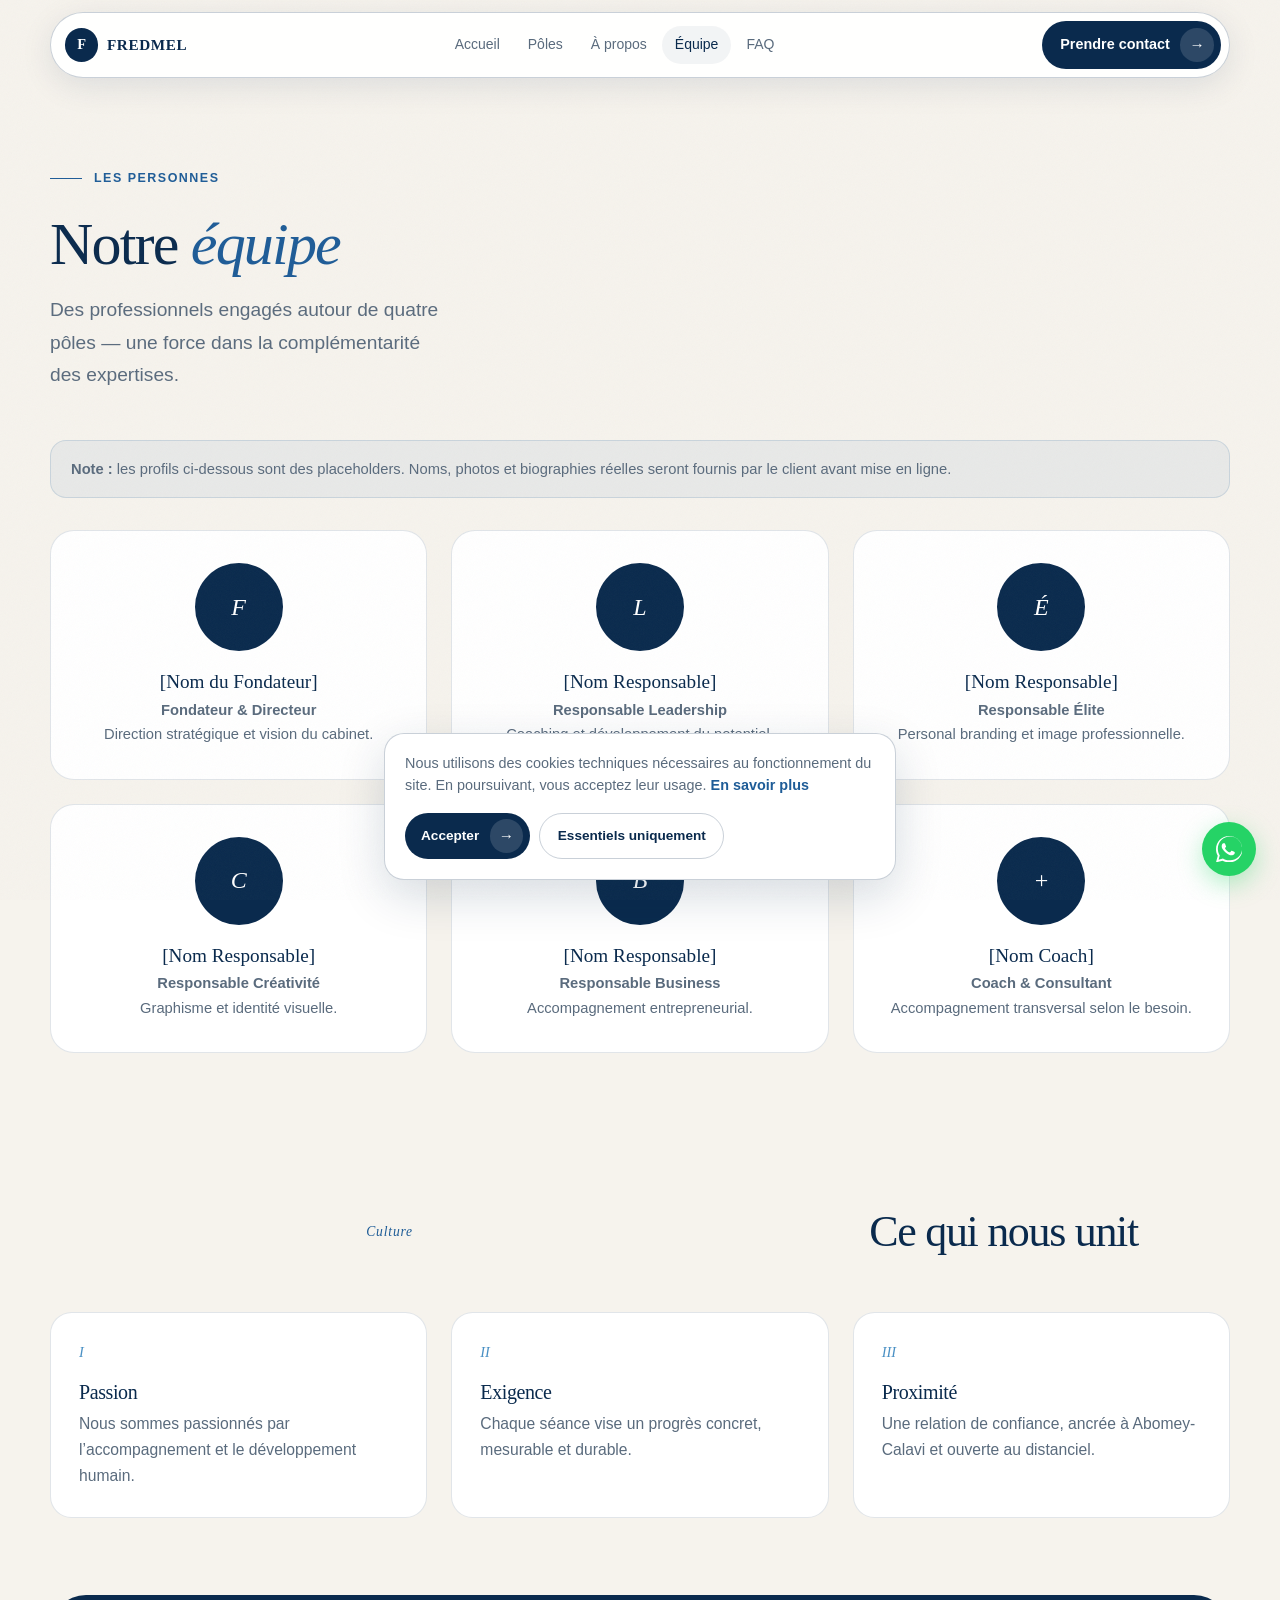
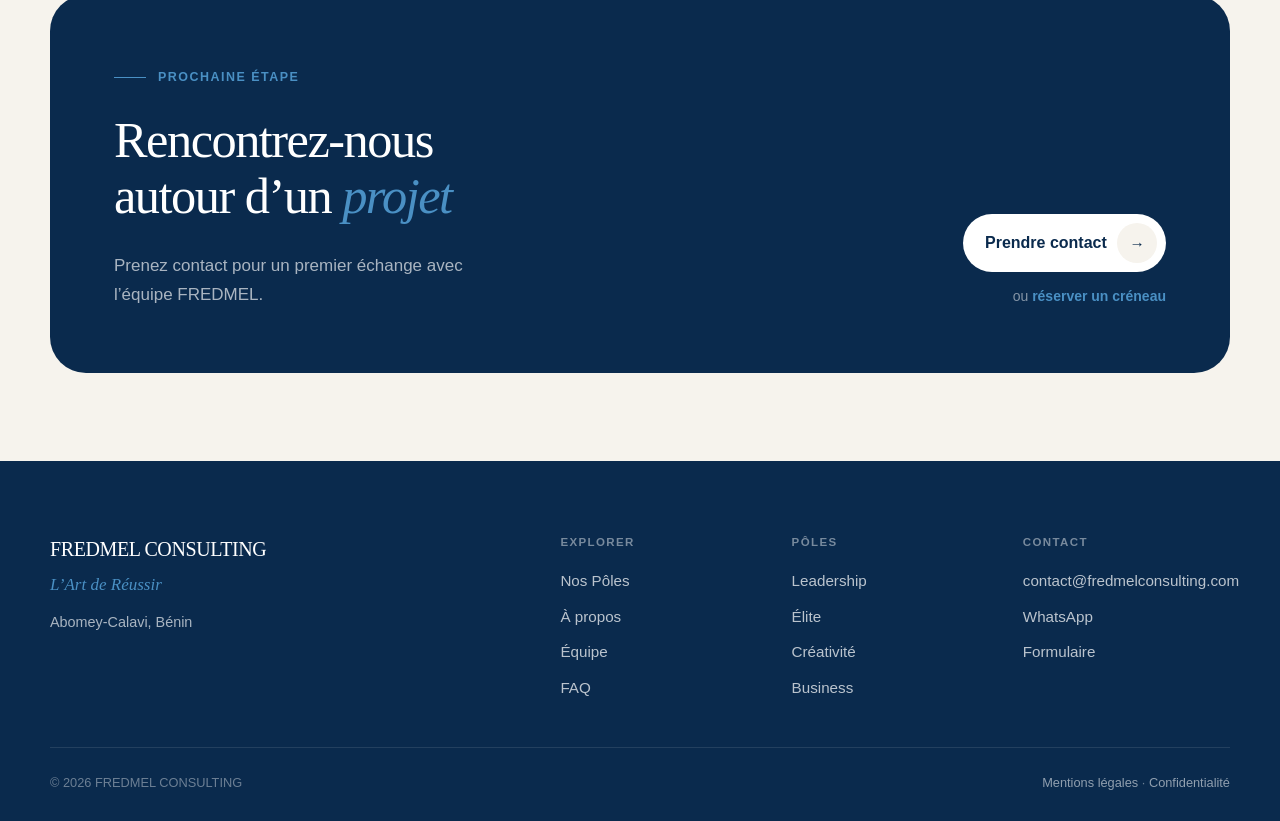
<file: pages/equipe.html>
<!DOCTYPE html>
<html lang="fr">
<head>
    <meta charset="UTF-8">
    <meta name="viewport" content="width=device-width, initial-scale=1.0">
    <meta name="description" content="Présentation de l’équipe FREDMEL CONSULTING à Abomey-Calavi.">
    <meta name="theme-color" content="#0A2A4D">
    <title>Équipe | FREDMEL CONSULTING</title>
    <link rel="icon" type="image/png" href="../assets/images/favicon.png">
    <link href="https://cdn.jsdelivr.net/npm/bootstrap@5.3.2/dist/css/bootstrap.min.css" rel="stylesheet" integrity="sha384-T3c6CoIi6uLrA9TneNEoa7RxnatzjcDSCmG1MXxSR1GAsXEV/Dwwykc2MPK8M2HN" crossorigin="anonymous">
    <link rel="stylesheet" href="../assets/css/style.css">
    <link rel="preconnect" href="https://cdn.jsdelivr.net">
</head>
<body class="page-inner">
    <a class="skip-link" href="#contenu-principal">Aller au contenu principal</a>
    <div class="grain" aria-hidden="true"></div>

    <header class="site-header">
        <div class="nav-island">
            <a class="nav-logo" href="../index.html">
                <span class="nav-logo-mark">F</span>
                <span class="nav-logo-text">FREDMEL</span>
            </a>
            <nav class="nav-desktop" aria-label="Navigation principale">
                <a href="../index.html">Accueil</a>
                <a href="poles.html">Pôles</a>
                <a href="a-propos.html">À propos</a>
                <a href="equipe.html" class="is-active" aria-current="page">Équipe</a>
                <a href="faq.html">FAQ</a>
            </nav>
            <div class="nav-actions">
                <a href="contact.html" class="btn-pill btn-pill--solid">
                    <span>Prendre contact</span>
                    <span class="btn-pill-icon" aria-hidden="true">→</span>
                </a>
                <button type="button" class="nav-burger" aria-label="Ouvrir le menu" aria-expanded="false" aria-controls="nav-mobile" id="nav-burger">
                    <span></span>
                    <span></span>
                    <span></span>
                </button>
            </div>
        </div>
        <div class="nav-mobile" id="nav-mobile" hidden>
            <nav aria-label="Menu mobile">
                <a href="../index.html">Accueil</a>
                <a href="poles.html">Nos Pôles</a>
                <a href="leadership.html">Leadership</a>
                <a href="elite.html">Élite</a>
                <a href="creativite.html">Créativité</a>
                <a href="business.html">Business</a>
                <a href="a-propos.html">À propos</a>
                <a href="equipe.html">Équipe</a>
                <a href="faq.html">FAQ</a>
                <a href="contact.html" class="nav-mobile-cta">Prendre contact →</a>
            </nav>
        </div>
    </header>

    <main id="contenu-principal">

        <section class="pg-hero">
            <div class="ed-wrap">
                <div class="pg-hero-inner">
                    <p class="ed-kicker">
                        <span class="ed-kicker-line" aria-hidden="true"></span>
                        Les personnes
                    </p>
                    <h1>Notre <em>équipe</em></h1>
                    <p class="pg-hero-lead">Des professionnels engagés autour de quatre pôles — une force dans la complémentarité des expertises.</p>
                </div>
            </div>
        </section>

        <section class="pg-section pg-section--tight">
            <div class="ed-wrap">
                <div class="pg-notice">
                    <strong>Note :</strong> les profils ci-dessous sont des placeholders. Noms, photos et biographies réelles seront fournis par le client avant mise en ligne.
                </div>
                <div class="pg-grid-3">
                    <article class="pg-team-card">
                        <div class="pg-avatar" aria-hidden="true">F</div>
                        <h3>[Nom du Fondateur]</h3>
                        <p class="pg-team-role">Fondateur & Directeur</p>
                        <p>Direction stratégique et vision du cabinet.</p>
                    </article>
                    <article class="pg-team-card">
                        <div class="pg-avatar" aria-hidden="true">L</div>
                        <h3>[Nom Responsable]</h3>
                        <p class="pg-team-role">Responsable Leadership</p>
                        <p>Coaching et développement du potentiel.</p>
                    </article>
                    <article class="pg-team-card">
                        <div class="pg-avatar" aria-hidden="true">É</div>
                        <h3>[Nom Responsable]</h3>
                        <p class="pg-team-role">Responsable Élite</p>
                        <p>Personal branding et image professionnelle.</p>
                    </article>
                    <article class="pg-team-card">
                        <div class="pg-avatar" aria-hidden="true">C</div>
                        <h3>[Nom Responsable]</h3>
                        <p class="pg-team-role">Responsable Créativité</p>
                        <p>Graphisme et identité visuelle.</p>
                    </article>
                    <article class="pg-team-card">
                        <div class="pg-avatar" aria-hidden="true">B</div>
                        <h3>[Nom Responsable]</h3>
                        <p class="pg-team-role">Responsable Business</p>
                        <p>Accompagnement entrepreneurial.</p>
                    </article>
                    <article class="pg-team-card">
                        <div class="pg-avatar" aria-hidden="true">+</div>
                        <h3>[Nom Coach]</h3>
                        <p class="pg-team-role">Coach & Consultant</p>
                        <p>Accompagnement transversal selon le besoin.</p>
                    </article>
                </div>
            </div>
        </section>

        <section class="pg-section">
            <div class="ed-wrap">
                <header class="ed-section-head ed-section-head--center">
                    <span class="ed-index">Culture</span>
                    <h2>Ce qui nous unit</h2>
                </header>
                <div class="pg-grid-3">
                    <article class="pg-card"><span class="pg-card-num">I</span><h3>Passion</h3><p>Nous sommes passionnés par l’accompagnement et le développement humain.</p></article>
                    <article class="pg-card"><span class="pg-card-num">II</span><h3>Exigence</h3><p>Chaque séance vise un progrès concret, mesurable et durable.</p></article>
                    <article class="pg-card"><span class="pg-card-num">III</span><h3>Proximité</h3><p>Une relation de confiance, ancrée à Abomey-Calavi et ouverte au distanciel.</p></article>
                </div>
            </div>
        </section>

        <section class="ed-cta">
            <div class="ed-wrap">
                <div class="ed-cta-panel">
                    <div class="ed-cta-copy">
                        <span class="ed-kicker ed-kicker--on-dark">
                            <span class="ed-kicker-line" aria-hidden="true"></span>
                            Prochaine étape
                        </span>
                        <h2 class="ed-display ed-display--light">Rencontrez-nous<br>autour d’un <em>projet</em></h2>
                        <p>Prenez contact pour un premier échange avec l’équipe FREDMEL.</p>
                    </div>
                    <div class="ed-cta-action">
                        <a href="contact.html" class="btn-pill btn-pill--light btn-pill--lg">
                            <span>Prendre contact</span>
                            <span class="btn-pill-icon" aria-hidden="true">→</span>
                        </a>
                        <p class="ed-cta-alt">ou <a href="rendez-vous.html">réserver un créneau</a></p>
                    </div>
                </div>
            </div>
        </section>

    </main>

    <footer class="ed-footer">
        <div class="ed-wrap">
            <div class="ed-footer-top">
                <div class="ed-footer-brand">
                    <p class="ed-footer-logo">FREDMEL CONSULTING</p>
                    <p class="ed-footer-tag">L’Art de Réussir</p>
                    <p class="ed-footer-loc">Abomey-Calavi, Bénin</p>
                </div>
                <div class="ed-footer-cols">
                    <div>
                        <p class="ed-footer-h">Explorer</p>
                        <ul>
                            <li><a href="poles.html">Nos Pôles</a></li>
                            <li><a href="a-propos.html">À propos</a></li>
                            <li><a href="equipe.html">Équipe</a></li>
                            <li><a href="faq.html">FAQ</a></li>
                        </ul>
                    </div>
                    <div>
                        <p class="ed-footer-h">Pôles</p>
                        <ul>
                            <li><a href="leadership.html">Leadership</a></li>
                            <li><a href="elite.html">Élite</a></li>
                            <li><a href="creativite.html">Créativité</a></li>
                            <li><a href="business.html">Business</a></li>
                        </ul>
                    </div>
                    <div>
                        <p class="ed-footer-h">Contact</p>
                        <ul>
                            <li><a href="mailto:contact@fredmelconsulting.com">contact@fredmelconsulting.com</a></li>
                            <li><a href="https://wa.me/229XXXXXXXX" target="_blank" rel="noopener noreferrer">WhatsApp</a></li>
                            <li><a href="contact.html">Formulaire</a></li>
                        </ul>
                    </div>
                </div>
            </div>
            <div class="ed-footer-bottom">
                <p>&copy; 2026 FREDMEL CONSULTING</p>
                <p>
                    <a href="mentions-legales.html">Mentions légales</a>
                    <span aria-hidden="true">·</span>
                    <a href="politique-confidentialite.html">Confidentialité</a>
                </p>
            </div>
        </div>
    </footer>

    <a href="https://wa.me/229XXXXXXXX" class="wa-fab" target="_blank" rel="noopener noreferrer" aria-label="Contactez-nous sur WhatsApp">
        <svg viewBox="0 0 32 32" xmlns="http://www.w3.org/2000/svg" aria-hidden="true"><path d="M16 0c-8.837 0-16 7.163-16 16 0 2.825 0.737 5.607 2.137 8.048l-2.137 7.952 7.933-2.127c2.42 1.37 5.173 2.127 8.067 2.127 8.837 0 16-7.163 16-16s-7.163-16-16-16zM16 29.467c-2.482 0-4.908-0.646-7.07-1.87l-0.507-0.292-5.245 1.406 1.414-5.26-0.316-0.535c-1.347-2.271-2.059-4.871-2.059-7.515 0-8.101 6.599-14.7 14.7-14.7 8.101 0 14.7 6.599 14.7 14.7s-6.516 14.067-14.617 14.067zM21.983 19.217c-0.391-0.195-2.313-1.139-2.673-1.27-0.359-0.13-0.62-0.195-0.88 0.195s-1.010 1.27-1.238 1.531c-0.228 0.261-0.456 0.293-0.846 0.098-0.391-0.195-1.649-0.608-3.141-1.933-1.161-1.034-1.945-2.311-2.173-2.701-0.228-0.391-0.024-0.602 0.171-0.797 0.176-0.174 0.391-0.456 0.587-0.684 0.195-0.228 0.261-0.391 0.391-0.651 0.13-0.261 0.065-0.489-0.033-0.684s-0.88-2.119-1.206-2.902c-0.317-0.762-0.639-0.658-0.88-0.671-0.228-0.011-0.489-0.013-0.75-0.013s-0.684 0.098-1.043 0.489c-0.359 0.391-1.368 1.336-1.368 3.257s1.401 3.779 1.596 4.040c0.195 0.261 2.749 4.196 6.659 5.883 0.93 0.402 1.657 0.643 2.224 0.823 0.936 0.297 1.789 0.255 2.461 0.154 0.751-0.112 2.313-0.946 2.639-1.859 0.326-0.913 0.326-1.695 0.228-1.859-0.098-0.163-0.359-0.261-0.75-0.456z"/></svg>
    </a>
    <script src="../assets/js/main.js"></script>
</body>
</html>
</file>
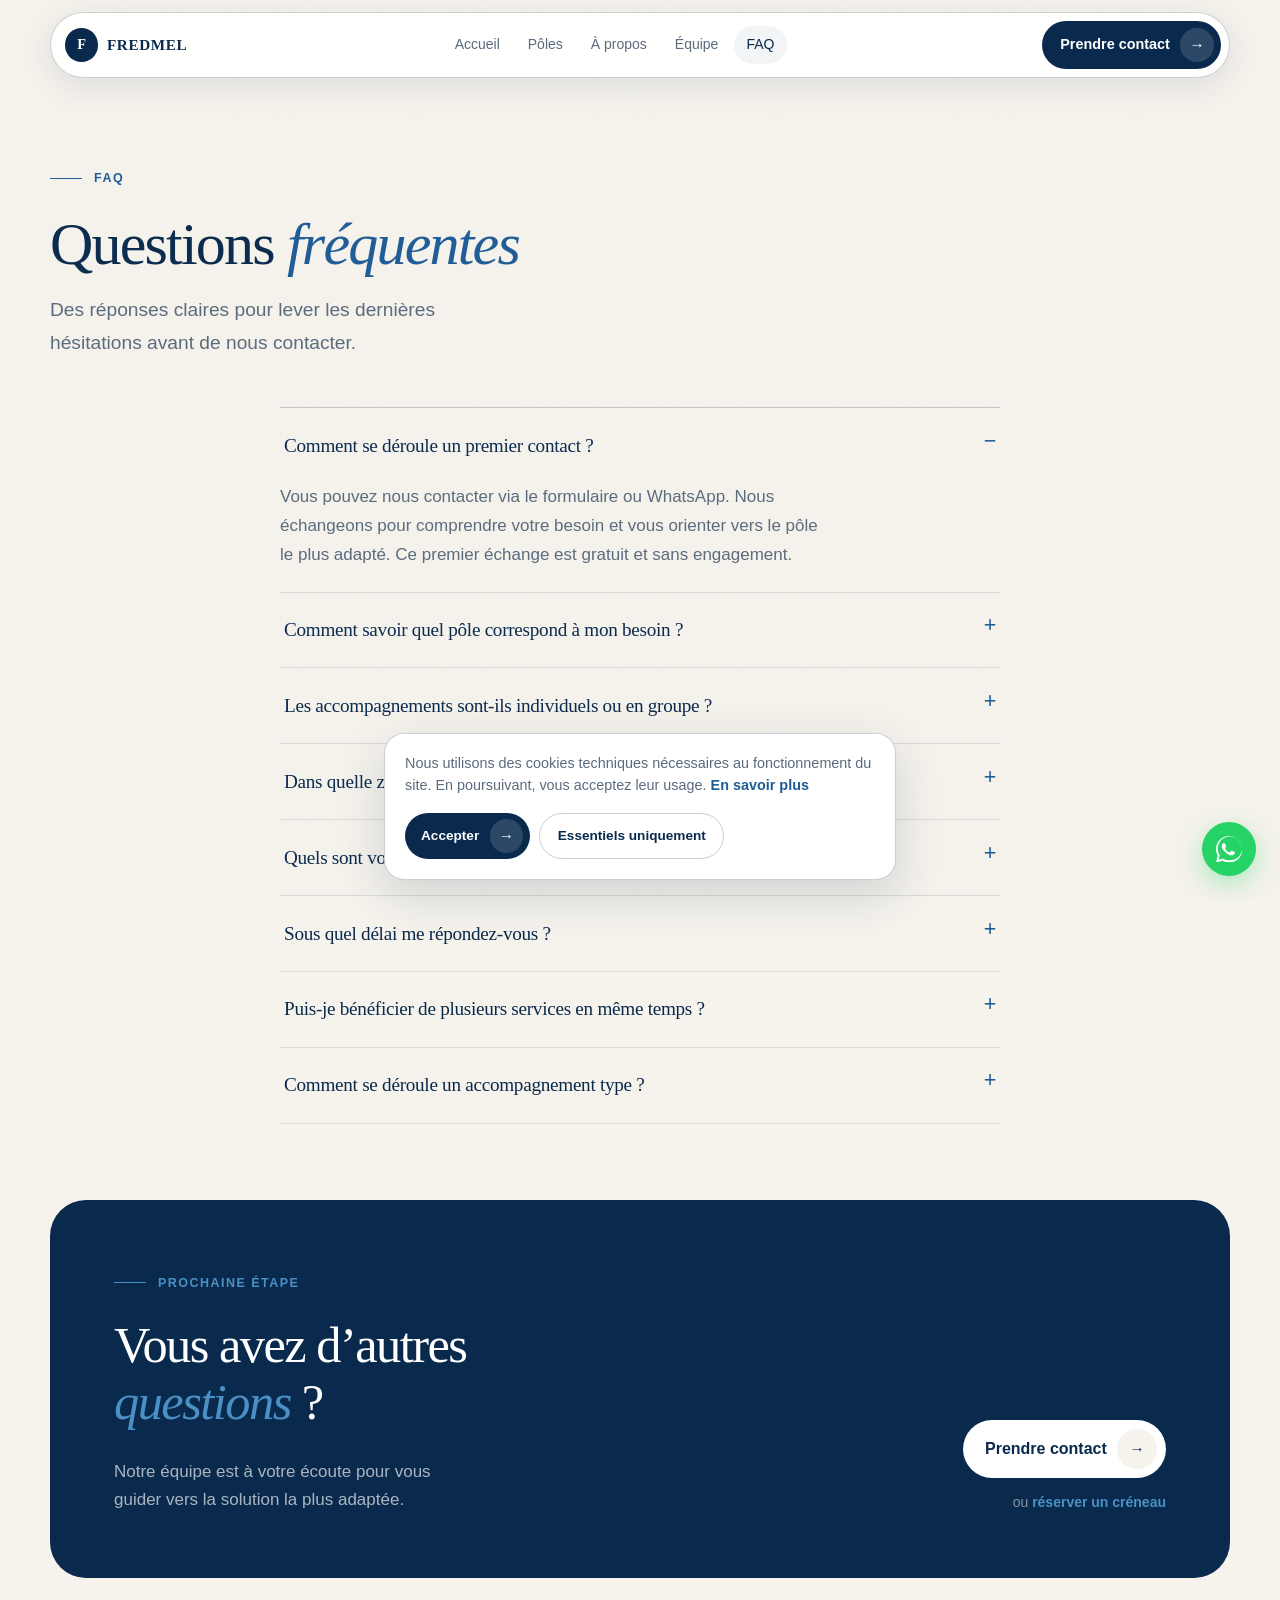
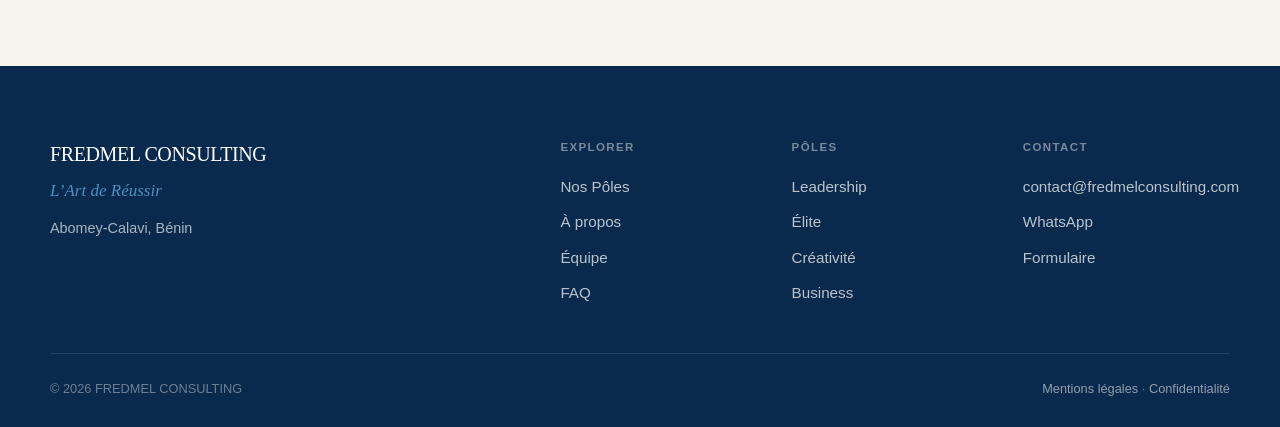
<file: pages/faq.html>
<!DOCTYPE html>
<html lang="fr">
<head>
    <meta charset="UTF-8">
    <meta name="viewport" content="width=device-width, initial-scale=1.0">
    <meta name="description" content="Questions fréquentes sur les services FREDMEL CONSULTING.">
    <meta name="theme-color" content="#0A2A4D">
    <title>FAQ | FREDMEL CONSULTING</title>
    <link rel="icon" type="image/png" href="../assets/images/favicon.png">
    <link href="https://cdn.jsdelivr.net/npm/bootstrap@5.3.2/dist/css/bootstrap.min.css" rel="stylesheet" integrity="sha384-T3c6CoIi6uLrA9TneNEoa7RxnatzjcDSCmG1MXxSR1GAsXEV/Dwwykc2MPK8M2HN" crossorigin="anonymous">
    <link rel="stylesheet" href="../assets/css/style.css">
    <link rel="preconnect" href="https://cdn.jsdelivr.net">
</head>
<body class="page-inner">
    <a class="skip-link" href="#contenu-principal">Aller au contenu principal</a>
    <div class="grain" aria-hidden="true"></div>

    <header class="site-header">
        <div class="nav-island">
            <a class="nav-logo" href="../index.html">
                <span class="nav-logo-mark">F</span>
                <span class="nav-logo-text">FREDMEL</span>
            </a>
            <nav class="nav-desktop" aria-label="Navigation principale">
                <a href="../index.html">Accueil</a>
                <a href="poles.html">Pôles</a>
                <a href="a-propos.html">À propos</a>
                <a href="equipe.html">Équipe</a>
                <a href="faq.html" class="is-active" aria-current="page">FAQ</a>
            </nav>
            <div class="nav-actions">
                <a href="contact.html" class="btn-pill btn-pill--solid">
                    <span>Prendre contact</span>
                    <span class="btn-pill-icon" aria-hidden="true">→</span>
                </a>
                <button type="button" class="nav-burger" aria-label="Ouvrir le menu" aria-expanded="false" aria-controls="nav-mobile" id="nav-burger">
                    <span></span>
                    <span></span>
                    <span></span>
                </button>
            </div>
        </div>
        <div class="nav-mobile" id="nav-mobile" hidden>
            <nav aria-label="Menu mobile">
                <a href="../index.html">Accueil</a>
                <a href="poles.html">Nos Pôles</a>
                <a href="leadership.html">Leadership</a>
                <a href="elite.html">Élite</a>
                <a href="creativite.html">Créativité</a>
                <a href="business.html">Business</a>
                <a href="a-propos.html">À propos</a>
                <a href="equipe.html">Équipe</a>
                <a href="faq.html">FAQ</a>
                <a href="contact.html" class="nav-mobile-cta">Prendre contact →</a>
            </nav>
        </div>
    </header>

    <main id="contenu-principal">

        <section class="pg-hero">
            <div class="ed-wrap">
                <div class="pg-hero-inner">
                    <p class="ed-kicker">
                        <span class="ed-kicker-line" aria-hidden="true"></span>
                        FAQ
                    </p>
                    <h1>Questions <em>fréquentes</em></h1>
                    <p class="pg-hero-lead">Des réponses claires pour lever les dernières hésitations avant de nous contacter.</p>
                </div>
            </div>
        </section>

        <section class="pg-section pg-section--tight">
            <div class="ed-wrap" style="max-width:720px">
                <div class="pg-faq">
                    <details open>
                        <summary>Comment se déroule un premier contact ?</summary>
                        <div class="pg-faq-body"><p>Vous pouvez nous contacter via le formulaire ou WhatsApp. Nous échangeons pour comprendre votre besoin et vous orienter vers le pôle le plus adapté. Ce premier échange est gratuit et sans engagement.</p></div>
                    </details>
                    <details>
                        <summary>Comment savoir quel pôle correspond à mon besoin ?</summary>
                        <div class="pg-faq-body"><p>Consultez la présentation de nos 4 pôles. Si vous hésitez, contactez-nous : nous vous orienterons selon votre situation et vos objectifs.</p></div>
                    </details>
                    <details>
                        <summary>Les accompagnements sont-ils individuels ou en groupe ?</summary>
                        <div class="pg-faq-body"><p>Cela dépend du pôle et du type d’accompagnement. Contactez-nous pour connaître les modalités précises selon votre besoin.</p></div>
                    </details>
                    <details>
                        <summary>Dans quelle zone intervenez-vous ?</summary>
                        <div class="pg-faq-body"><p>Nous sommes basés à Abomey-Calavi et accompagnons principalement au Bénin. Certains services peuvent être proposés à distance.</p></div>
                    </details>
                    <details>
                        <summary>Quels sont vos tarifs ?</summary>
                        <div class="pg-faq-body"><p>Nos tarifs varient selon le type d’accompagnement. Contactez-nous pour un devis personnalisé adapté à votre projet.</p></div>
                    </details>
                    <details>
                        <summary>Sous quel délai me répondez-vous ?</summary>
                        <div class="pg-faq-body"><p>Nous faisons notre maximum pour répondre rapidement. Pour une réponse plus immédiate, privilégiez WhatsApp.</p></div>
                    </details>
                    <details>
                        <summary>Puis-je bénéficier de plusieurs services en même temps ?</summary>
                        <div class="pg-faq-body"><p>Oui. Nos 4 pôles sont complémentaires. Par exemple, un entrepreneur peut combiner Business et Leadership.</p></div>
                    </details>
                    <details>
                        <summary>Comment se déroule un accompagnement type ?</summary>
                        <div class="pg-faq-body"><p>Un parcours type suit plusieurs étapes :
                <ol>
                    <li><strong>Premier contact</strong> — comprendre votre besoin</li>
                    <li><strong>Diagnostic</strong> — situation et objectifs</li>
                    <li><strong>Plan d’action</strong> — parcours adapté</li>
                    <li><strong>Accompagnement</strong> — sessions selon le rythme convenu</li>
                    <li><strong>Suivi</strong> — évaluation et ajustements</li>
                </ol></p></div>
                    </details>
                </div>
            </div>
        </section>

        <section class="ed-cta">
            <div class="ed-wrap">
                <div class="ed-cta-panel">
                    <div class="ed-cta-copy">
                        <span class="ed-kicker ed-kicker--on-dark">
                            <span class="ed-kicker-line" aria-hidden="true"></span>
                            Prochaine étape
                        </span>
                        <h2 class="ed-display ed-display--light">Vous avez d’autres<br><em>questions</em>&nbsp;?</h2>
                        <p>Notre équipe est à votre écoute pour vous guider vers la solution la plus adaptée.</p>
                    </div>
                    <div class="ed-cta-action">
                        <a href="contact.html" class="btn-pill btn-pill--light btn-pill--lg">
                            <span>Prendre contact</span>
                            <span class="btn-pill-icon" aria-hidden="true">→</span>
                        </a>
                        <p class="ed-cta-alt">ou <a href="rendez-vous.html">réserver un créneau</a></p>
                    </div>
                </div>
            </div>
        </section>

    </main>

    <footer class="ed-footer">
        <div class="ed-wrap">
            <div class="ed-footer-top">
                <div class="ed-footer-brand">
                    <p class="ed-footer-logo">FREDMEL CONSULTING</p>
                    <p class="ed-footer-tag">L’Art de Réussir</p>
                    <p class="ed-footer-loc">Abomey-Calavi, Bénin</p>
                </div>
                <div class="ed-footer-cols">
                    <div>
                        <p class="ed-footer-h">Explorer</p>
                        <ul>
                            <li><a href="poles.html">Nos Pôles</a></li>
                            <li><a href="a-propos.html">À propos</a></li>
                            <li><a href="equipe.html">Équipe</a></li>
                            <li><a href="faq.html">FAQ</a></li>
                        </ul>
                    </div>
                    <div>
                        <p class="ed-footer-h">Pôles</p>
                        <ul>
                            <li><a href="leadership.html">Leadership</a></li>
                            <li><a href="elite.html">Élite</a></li>
                            <li><a href="creativite.html">Créativité</a></li>
                            <li><a href="business.html">Business</a></li>
                        </ul>
                    </div>
                    <div>
                        <p class="ed-footer-h">Contact</p>
                        <ul>
                            <li><a href="mailto:contact@fredmelconsulting.com">contact@fredmelconsulting.com</a></li>
                            <li><a href="https://wa.me/229XXXXXXXX" target="_blank" rel="noopener noreferrer">WhatsApp</a></li>
                            <li><a href="contact.html">Formulaire</a></li>
                        </ul>
                    </div>
                </div>
            </div>
            <div class="ed-footer-bottom">
                <p>&copy; 2026 FREDMEL CONSULTING</p>
                <p>
                    <a href="mentions-legales.html">Mentions légales</a>
                    <span aria-hidden="true">·</span>
                    <a href="politique-confidentialite.html">Confidentialité</a>
                </p>
            </div>
        </div>
    </footer>

    <a href="https://wa.me/229XXXXXXXX" class="wa-fab" target="_blank" rel="noopener noreferrer" aria-label="Contactez-nous sur WhatsApp">
        <svg viewBox="0 0 32 32" xmlns="http://www.w3.org/2000/svg" aria-hidden="true"><path d="M16 0c-8.837 0-16 7.163-16 16 0 2.825 0.737 5.607 2.137 8.048l-2.137 7.952 7.933-2.127c2.42 1.37 5.173 2.127 8.067 2.127 8.837 0 16-7.163 16-16s-7.163-16-16-16zM16 29.467c-2.482 0-4.908-0.646-7.07-1.87l-0.507-0.292-5.245 1.406 1.414-5.26-0.316-0.535c-1.347-2.271-2.059-4.871-2.059-7.515 0-8.101 6.599-14.7 14.7-14.7 8.101 0 14.7 6.599 14.7 14.7s-6.516 14.067-14.617 14.067zM21.983 19.217c-0.391-0.195-2.313-1.139-2.673-1.27-0.359-0.13-0.62-0.195-0.88 0.195s-1.010 1.27-1.238 1.531c-0.228 0.261-0.456 0.293-0.846 0.098-0.391-0.195-1.649-0.608-3.141-1.933-1.161-1.034-1.945-2.311-2.173-2.701-0.228-0.391-0.024-0.602 0.171-0.797 0.176-0.174 0.391-0.456 0.587-0.684 0.195-0.228 0.261-0.391 0.391-0.651 0.13-0.261 0.065-0.489-0.033-0.684s-0.88-2.119-1.206-2.902c-0.317-0.762-0.639-0.658-0.88-0.671-0.228-0.011-0.489-0.013-0.75-0.013s-0.684 0.098-1.043 0.489c-0.359 0.391-1.368 1.336-1.368 3.257s1.401 3.779 1.596 4.040c0.195 0.261 2.749 4.196 6.659 5.883 0.93 0.402 1.657 0.643 2.224 0.823 0.936 0.297 1.789 0.255 2.461 0.154 0.751-0.112 2.313-0.946 2.639-1.859 0.326-0.913 0.326-1.695 0.228-1.859-0.098-0.163-0.359-0.261-0.75-0.456z"/></svg>
    </a>
    <script src="../assets/js/main.js"></script>
</body>
</html>
</file>
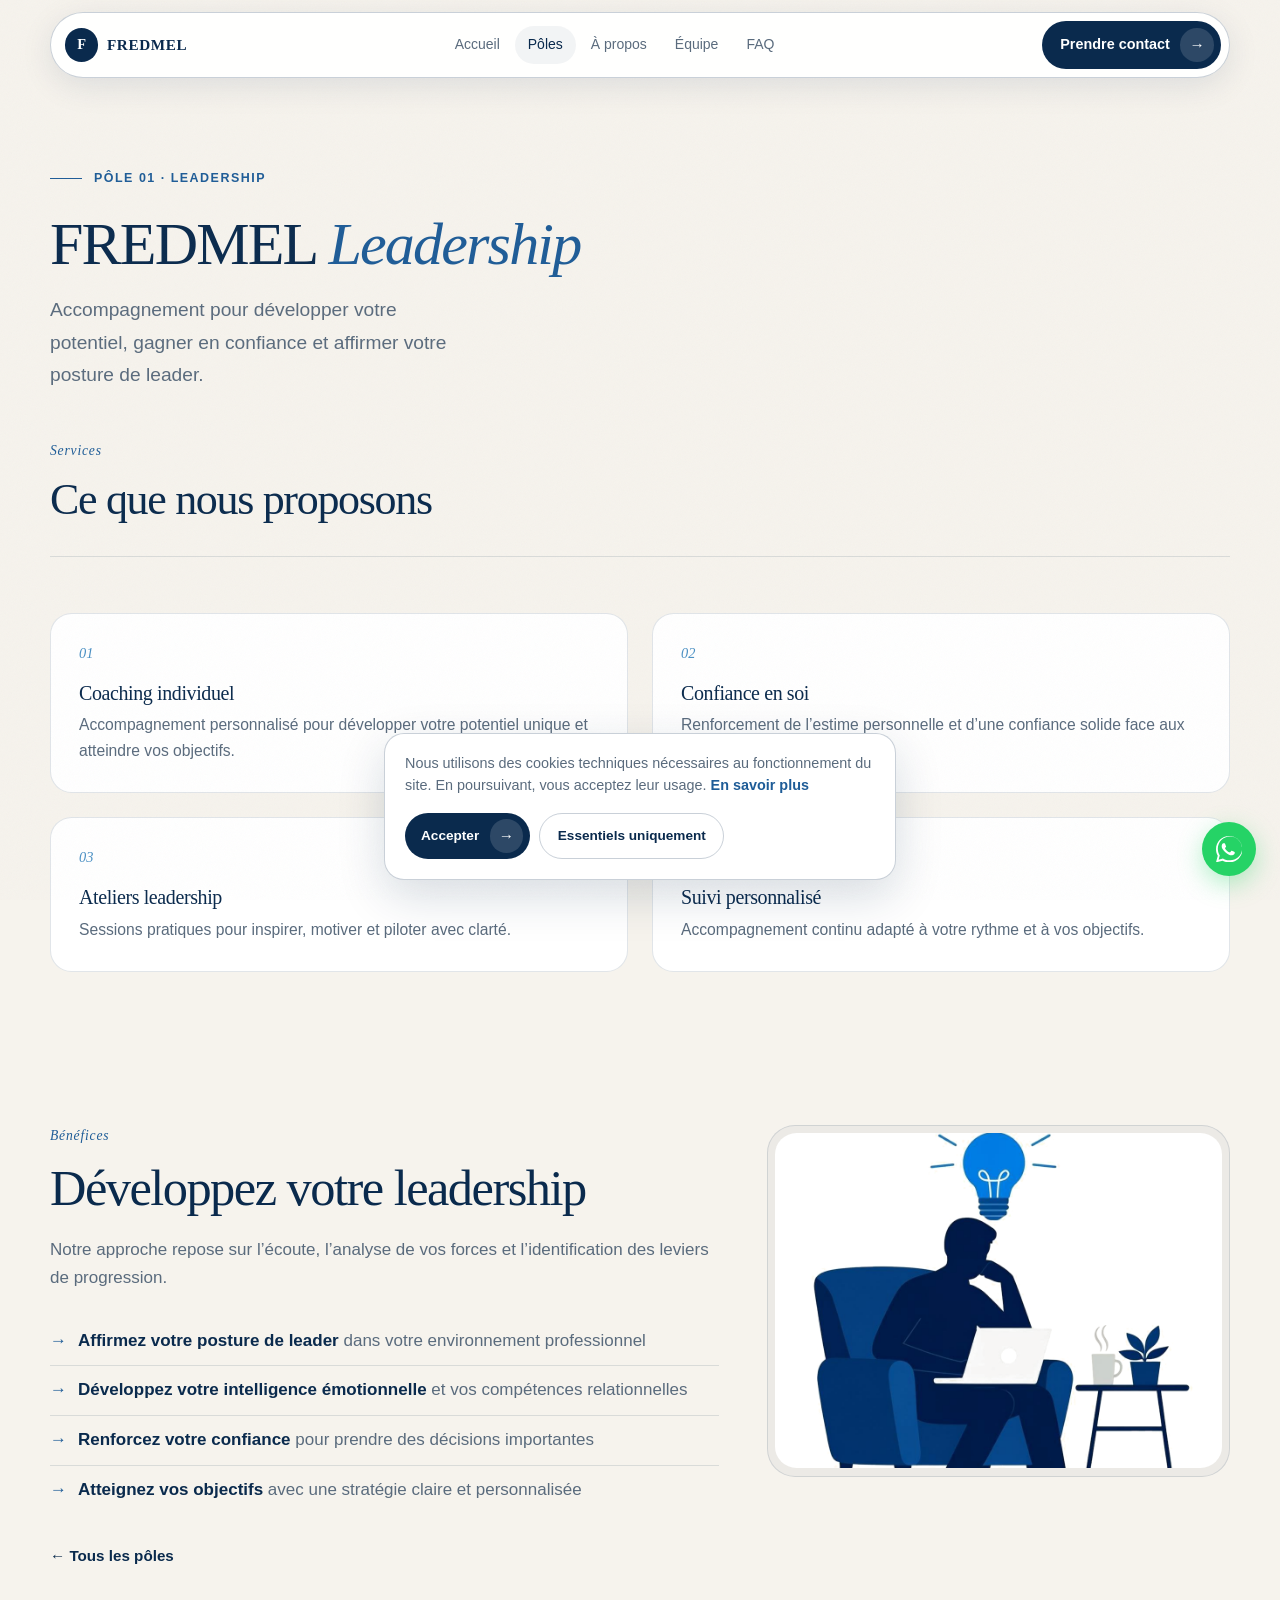
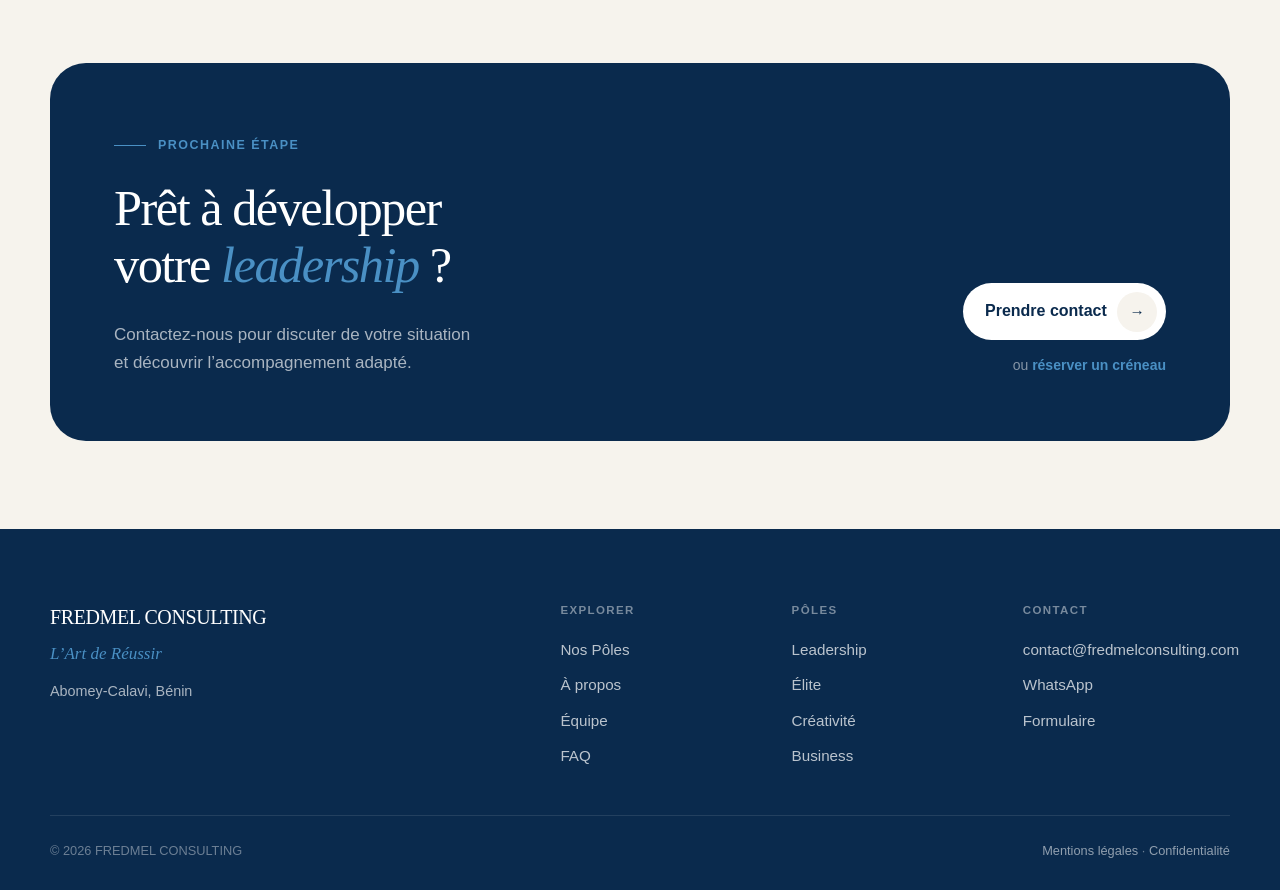
<file: pages/leadership.html>
<!DOCTYPE html>
<html lang="fr">
<head>
    <meta charset="UTF-8">
    <meta name="viewport" content="width=device-width, initial-scale=1.0">
    <meta name="description" content="Accompagnement pour développer votre potentiel, gagner en confiance et affirmer votre posture de leader.">
    <meta name="theme-color" content="#0A2A4D">
    <title>FREDMEL Leadership | FREDMEL CONSULTING</title>
    <link rel="icon" type="image/png" href="../assets/images/favicon.png">
    <link href="https://cdn.jsdelivr.net/npm/bootstrap@5.3.2/dist/css/bootstrap.min.css" rel="stylesheet" integrity="sha384-T3c6CoIi6uLrA9TneNEoa7RxnatzjcDSCmG1MXxSR1GAsXEV/Dwwykc2MPK8M2HN" crossorigin="anonymous">
    <link rel="stylesheet" href="../assets/css/style.css">
    <link rel="preconnect" href="https://cdn.jsdelivr.net">
</head>
<body class="page-inner">
    <a class="skip-link" href="#contenu-principal">Aller au contenu principal</a>
    <div class="grain" aria-hidden="true"></div>

    <header class="site-header">
        <div class="nav-island">
            <a class="nav-logo" href="../index.html">
                <span class="nav-logo-mark">F</span>
                <span class="nav-logo-text">FREDMEL</span>
            </a>
            <nav class="nav-desktop" aria-label="Navigation principale">
                <a href="../index.html">Accueil</a>
                <a href="poles.html" class="is-active" aria-current="page">Pôles</a>
                <a href="a-propos.html">À propos</a>
                <a href="equipe.html">Équipe</a>
                <a href="faq.html">FAQ</a>
            </nav>
            <div class="nav-actions">
                <a href="contact.html" class="btn-pill btn-pill--solid">
                    <span>Prendre contact</span>
                    <span class="btn-pill-icon" aria-hidden="true">→</span>
                </a>
                <button type="button" class="nav-burger" aria-label="Ouvrir le menu" aria-expanded="false" aria-controls="nav-mobile" id="nav-burger">
                    <span></span>
                    <span></span>
                    <span></span>
                </button>
            </div>
        </div>
        <div class="nav-mobile" id="nav-mobile" hidden>
            <nav aria-label="Menu mobile">
                <a href="../index.html">Accueil</a>
                <a href="poles.html">Nos Pôles</a>
                <a href="leadership.html">Leadership</a>
                <a href="elite.html">Élite</a>
                <a href="creativite.html">Créativité</a>
                <a href="business.html">Business</a>
                <a href="a-propos.html">À propos</a>
                <a href="equipe.html">Équipe</a>
                <a href="faq.html">FAQ</a>
                <a href="contact.html" class="nav-mobile-cta">Prendre contact →</a>
            </nav>
        </div>
    </header>

    <main id="contenu-principal">

        <section class="pg-hero">
            <div class="ed-wrap">
                <div class="pg-hero-inner">
                    <p class="ed-kicker">
                        <span class="ed-kicker-line" aria-hidden="true"></span>
                        Pôle 01 · Leadership
                    </p>
                    <h1>FREDMEL <em>Leadership</em></h1>
                    <p class="pg-hero-lead">Accompagnement pour développer votre potentiel, gagner en confiance et affirmer votre posture de leader.</p>
                </div>
            </div>
        </section>

        <section class="pg-section pg-section--tight">
            <div class="ed-wrap">
                <header class="ed-section-head">
                    <div class="ed-section-head-left">
                        <span class="ed-index">Services</span>
                        <h2>Ce que nous proposons</h2>
                    </div>
                </header>
                <div class="pg-grid-2">
                    <article class="pg-card">
                        <span class="pg-card-num">01</span>
                        <h3>Coaching individuel</h3>
                        <p>Accompagnement personnalisé pour développer votre potentiel unique et atteindre vos objectifs.</p>
                    </article>
                    <article class="pg-card">
                        <span class="pg-card-num">02</span>
                        <h3>Confiance en soi</h3>
                        <p>Renforcement de l’estime personnelle et d’une confiance solide face aux défis.</p>
                    </article>
                    <article class="pg-card">
                        <span class="pg-card-num">03</span>
                        <h3>Ateliers leadership</h3>
                        <p>Sessions pratiques pour inspirer, motiver et piloter avec clarté.</p>
                    </article>
                    <article class="pg-card">
                        <span class="pg-card-num">04</span>
                        <h3>Suivi personnalisé</h3>
                        <p>Accompagnement continu adapté à votre rythme et à vos objectifs.</p>
                    </article>
                </div>
            </div>
        </section>

        <section class="pg-section">
            <div class="ed-wrap">
                <div class="pg-grid-split">
                    <div>
                        <span class="ed-index">Bénéfices</span>
                        <h2 class="ed-display" style="margin-bottom:1.25rem">Développez votre leadership</h2>
                        <p style="color:var(--ink-soft);margin-bottom:1.5rem">Notre approche repose sur l’écoute, l’analyse de vos forces et l’identification des leviers de progression.</p>
                        <ul class="pg-check-list"><li><strong>Affirmez votre posture de leader</strong> dans votre environnement professionnel</li><li><strong>Développez votre intelligence émotionnelle</strong> et vos compétences relationnelles</li><li><strong>Renforcez votre confiance</strong> pour prendre des décisions importantes</li><li><strong>Atteignez vos objectifs</strong> avec une stratégie claire et personnalisée</li>
                        </ul>
                        <p style="margin-top:1.75rem">
                            <a href="poles.html" class="ed-text-link ed-text-link--dark">← Tous les pôles</a>
                        </p>
                    </div>
                    <figure class="pg-media">
                        <div class="ed-frame">
                            <div class="ed-frame-inner">
                                <img src="../assets/images/03-services-coaching-individuel.png" alt="FREDMEL Leadership" width="1024" height="1024" loading="lazy" decoding="async">
                            </div>
                        </div>
                    </figure>
                </div>
            </div>
        </section>

        <section class="ed-cta">
            <div class="ed-wrap">
                <div class="ed-cta-panel">
                    <div class="ed-cta-copy">
                        <span class="ed-kicker ed-kicker--on-dark">
                            <span class="ed-kicker-line" aria-hidden="true"></span>
                            Prochaine étape
                        </span>
                        <h2 class="ed-display ed-display--light">Prêt à développer<br>votre <em>leadership</em>&nbsp;?</h2>
                        <p>Contactez-nous pour discuter de votre situation et découvrir l’accompagnement adapté.</p>
                    </div>
                    <div class="ed-cta-action">
                        <a href="contact.html" class="btn-pill btn-pill--light btn-pill--lg">
                            <span>Prendre contact</span>
                            <span class="btn-pill-icon" aria-hidden="true">→</span>
                        </a>
                        <p class="ed-cta-alt">ou <a href="rendez-vous.html">réserver un créneau</a></p>
                    </div>
                </div>
            </div>
        </section>

    </main>

    <footer class="ed-footer">
        <div class="ed-wrap">
            <div class="ed-footer-top">
                <div class="ed-footer-brand">
                    <p class="ed-footer-logo">FREDMEL CONSULTING</p>
                    <p class="ed-footer-tag">L’Art de Réussir</p>
                    <p class="ed-footer-loc">Abomey-Calavi, Bénin</p>
                </div>
                <div class="ed-footer-cols">
                    <div>
                        <p class="ed-footer-h">Explorer</p>
                        <ul>
                            <li><a href="poles.html">Nos Pôles</a></li>
                            <li><a href="a-propos.html">À propos</a></li>
                            <li><a href="equipe.html">Équipe</a></li>
                            <li><a href="faq.html">FAQ</a></li>
                        </ul>
                    </div>
                    <div>
                        <p class="ed-footer-h">Pôles</p>
                        <ul>
                            <li><a href="leadership.html">Leadership</a></li>
                            <li><a href="elite.html">Élite</a></li>
                            <li><a href="creativite.html">Créativité</a></li>
                            <li><a href="business.html">Business</a></li>
                        </ul>
                    </div>
                    <div>
                        <p class="ed-footer-h">Contact</p>
                        <ul>
                            <li><a href="mailto:contact@fredmelconsulting.com">contact@fredmelconsulting.com</a></li>
                            <li><a href="https://wa.me/229XXXXXXXX" target="_blank" rel="noopener noreferrer">WhatsApp</a></li>
                            <li><a href="contact.html">Formulaire</a></li>
                        </ul>
                    </div>
                </div>
            </div>
            <div class="ed-footer-bottom">
                <p>&copy; 2026 FREDMEL CONSULTING</p>
                <p>
                    <a href="mentions-legales.html">Mentions légales</a>
                    <span aria-hidden="true">·</span>
                    <a href="politique-confidentialite.html">Confidentialité</a>
                </p>
            </div>
        </div>
    </footer>

    <a href="https://wa.me/229XXXXXXXX" class="wa-fab" target="_blank" rel="noopener noreferrer" aria-label="Contactez-nous sur WhatsApp">
        <svg viewBox="0 0 32 32" xmlns="http://www.w3.org/2000/svg" aria-hidden="true"><path d="M16 0c-8.837 0-16 7.163-16 16 0 2.825 0.737 5.607 2.137 8.048l-2.137 7.952 7.933-2.127c2.42 1.37 5.173 2.127 8.067 2.127 8.837 0 16-7.163 16-16s-7.163-16-16-16zM16 29.467c-2.482 0-4.908-0.646-7.07-1.87l-0.507-0.292-5.245 1.406 1.414-5.26-0.316-0.535c-1.347-2.271-2.059-4.871-2.059-7.515 0-8.101 6.599-14.7 14.7-14.7 8.101 0 14.7 6.599 14.7 14.7s-6.516 14.067-14.617 14.067zM21.983 19.217c-0.391-0.195-2.313-1.139-2.673-1.27-0.359-0.13-0.62-0.195-0.88 0.195s-1.010 1.27-1.238 1.531c-0.228 0.261-0.456 0.293-0.846 0.098-0.391-0.195-1.649-0.608-3.141-1.933-1.161-1.034-1.945-2.311-2.173-2.701-0.228-0.391-0.024-0.602 0.171-0.797 0.176-0.174 0.391-0.456 0.587-0.684 0.195-0.228 0.261-0.391 0.391-0.651 0.13-0.261 0.065-0.489-0.033-0.684s-0.88-2.119-1.206-2.902c-0.317-0.762-0.639-0.658-0.88-0.671-0.228-0.011-0.489-0.013-0.75-0.013s-0.684 0.098-1.043 0.489c-0.359 0.391-1.368 1.336-1.368 3.257s1.401 3.779 1.596 4.040c0.195 0.261 2.749 4.196 6.659 5.883 0.93 0.402 1.657 0.643 2.224 0.823 0.936 0.297 1.789 0.255 2.461 0.154 0.751-0.112 2.313-0.946 2.639-1.859 0.326-0.913 0.326-1.695 0.228-1.859-0.098-0.163-0.359-0.261-0.75-0.456z"/></svg>
    </a>
    <script src="../assets/js/main.js"></script>
</body>
</html>
</file>
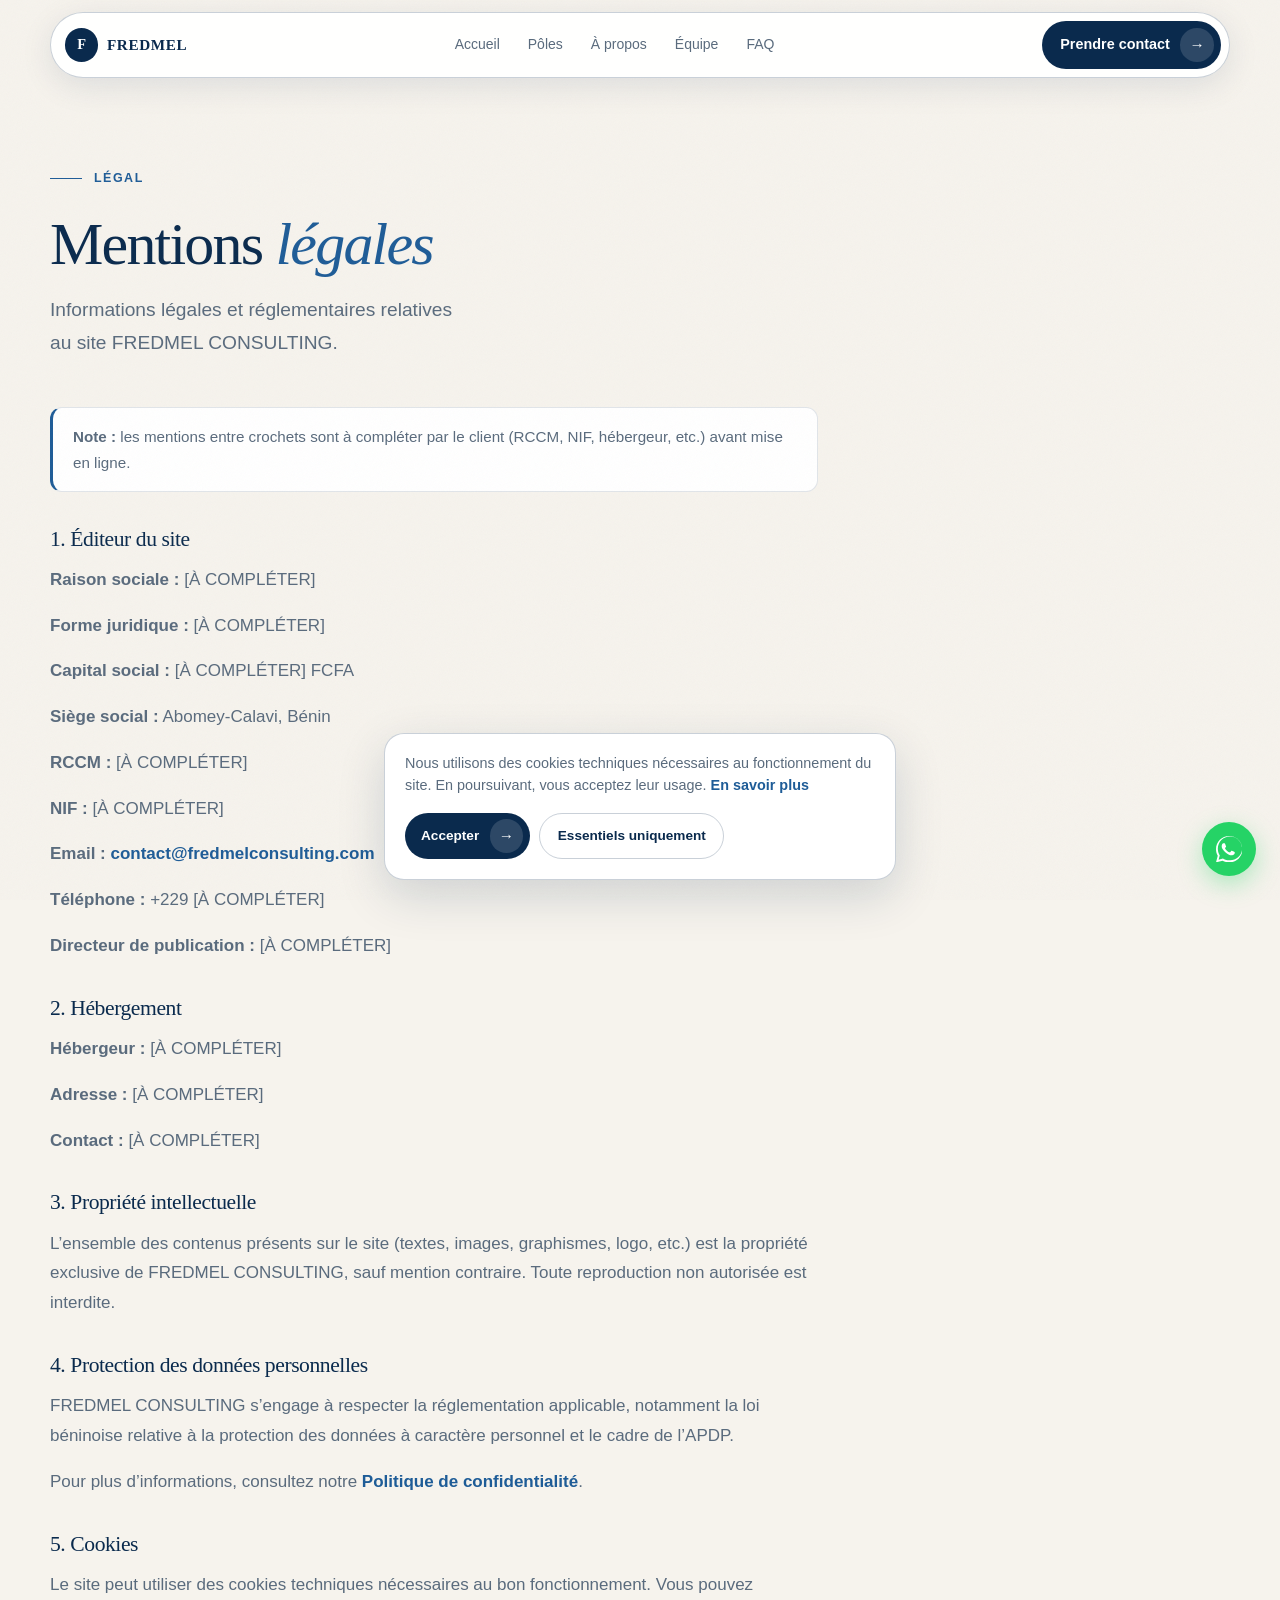
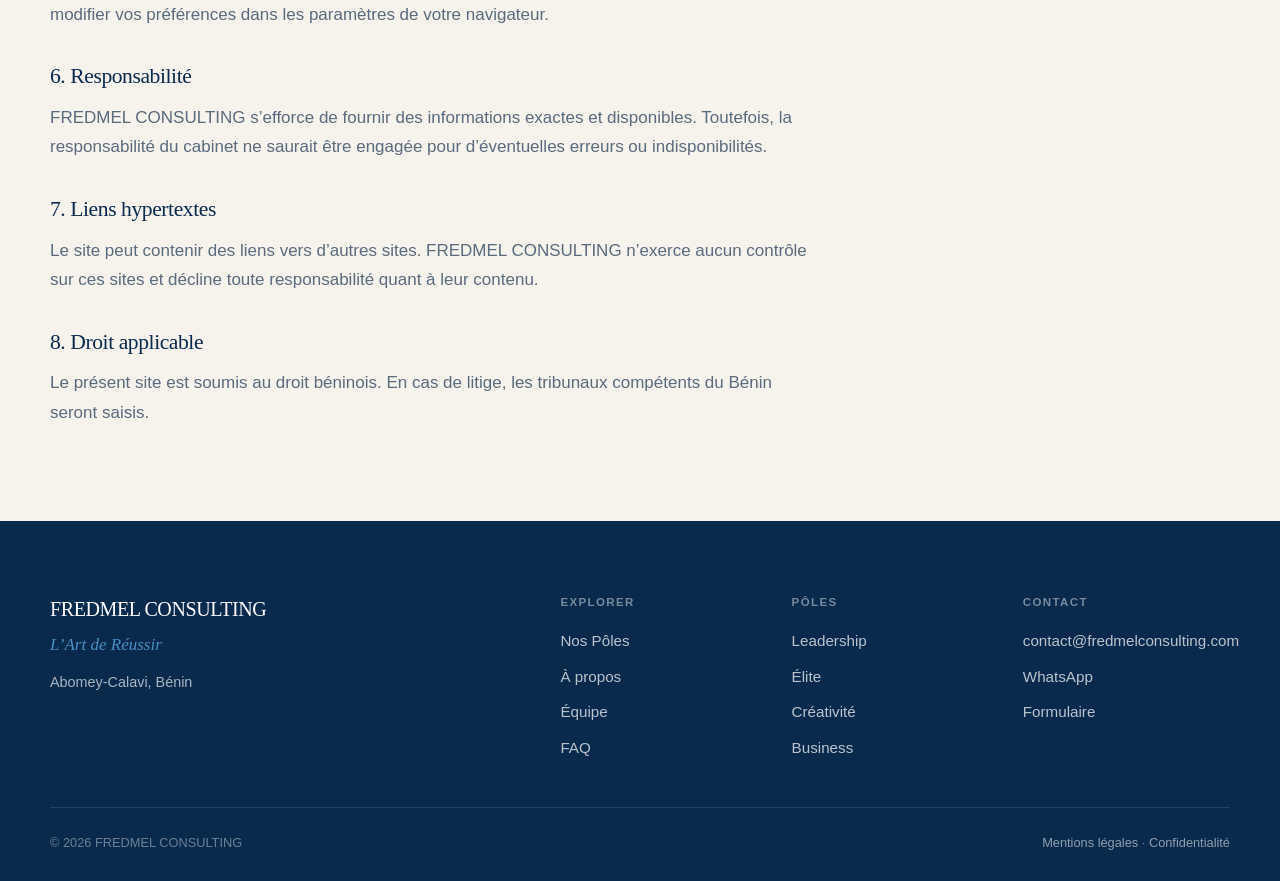
<file: pages/mentions-legales.html>
<!DOCTYPE html>
<html lang="fr">
<head>
    <meta charset="UTF-8">
    <meta name="viewport" content="width=device-width, initial-scale=1.0">
    <meta name="description" content="Mentions légales du site FREDMEL CONSULTING.">
    <meta name="theme-color" content="#0A2A4D">
    <title>Mentions Légales | FREDMEL CONSULTING</title>
    <link rel="icon" type="image/png" href="../assets/images/favicon.png">
    <link href="https://cdn.jsdelivr.net/npm/bootstrap@5.3.2/dist/css/bootstrap.min.css" rel="stylesheet" integrity="sha384-T3c6CoIi6uLrA9TneNEoa7RxnatzjcDSCmG1MXxSR1GAsXEV/Dwwykc2MPK8M2HN" crossorigin="anonymous">
    <link rel="stylesheet" href="../assets/css/style.css">
    <link rel="preconnect" href="https://cdn.jsdelivr.net">
</head>
<body class="page-inner">
    <a class="skip-link" href="#contenu-principal">Aller au contenu principal</a>
    <div class="grain" aria-hidden="true"></div>

    <header class="site-header">
        <div class="nav-island">
            <a class="nav-logo" href="../index.html">
                <span class="nav-logo-mark">F</span>
                <span class="nav-logo-text">FREDMEL</span>
            </a>
            <nav class="nav-desktop" aria-label="Navigation principale">
                <a href="../index.html">Accueil</a>
                <a href="poles.html">Pôles</a>
                <a href="a-propos.html">À propos</a>
                <a href="equipe.html">Équipe</a>
                <a href="faq.html">FAQ</a>
            </nav>
            <div class="nav-actions">
                <a href="contact.html" class="btn-pill btn-pill--solid">
                    <span>Prendre contact</span>
                    <span class="btn-pill-icon" aria-hidden="true">→</span>
                </a>
                <button type="button" class="nav-burger" aria-label="Ouvrir le menu" aria-expanded="false" aria-controls="nav-mobile" id="nav-burger">
                    <span></span>
                    <span></span>
                    <span></span>
                </button>
            </div>
        </div>
        <div class="nav-mobile" id="nav-mobile" hidden>
            <nav aria-label="Menu mobile">
                <a href="../index.html">Accueil</a>
                <a href="poles.html">Nos Pôles</a>
                <a href="leadership.html">Leadership</a>
                <a href="elite.html">Élite</a>
                <a href="creativite.html">Créativité</a>
                <a href="business.html">Business</a>
                <a href="a-propos.html">À propos</a>
                <a href="equipe.html">Équipe</a>
                <a href="faq.html">FAQ</a>
                <a href="contact.html" class="nav-mobile-cta">Prendre contact →</a>
            </nav>
        </div>
    </header>

    <main id="contenu-principal">

        <section class="pg-hero">
            <div class="ed-wrap">
                <div class="pg-hero-inner">
                    <p class="ed-kicker">
                        <span class="ed-kicker-line" aria-hidden="true"></span>
                        Légal
                    </p>
                    <h1>Mentions <em>légales</em></h1>
                    <p class="pg-hero-lead">Informations légales et réglementaires relatives au site FREDMEL CONSULTING.</p>
                </div>
            </div>
        </section>

        <section class="pg-section pg-section--tight">
            <div class="ed-wrap">
                <div class="pg-prose">
                    <div class="pg-note">
                        <strong>Note :</strong> les mentions entre crochets sont à compléter par le client (RCCM, NIF, hébergeur, etc.) avant mise en ligne.
                    </div>

                    <h2>1. Éditeur du site</h2>
                    <p><strong>Raison sociale :</strong> [À COMPLÉTER]</p>
                    <p><strong>Forme juridique :</strong> [À COMPLÉTER]</p>
                    <p><strong>Capital social :</strong> [À COMPLÉTER] FCFA</p>
                    <p><strong>Siège social :</strong> Abomey-Calavi, Bénin</p>
                    <p><strong>RCCM :</strong> [À COMPLÉTER]</p>
                    <p><strong>NIF :</strong> [À COMPLÉTER]</p>
                    <p><strong>Email :</strong> <a href="mailto:contact@fredmelconsulting.com">contact@fredmelconsulting.com</a></p>
                    <p><strong>Téléphone :</strong> +229 [À COMPLÉTER]</p>
                    <p><strong>Directeur de publication :</strong> [À COMPLÉTER]</p>

                    <h2>2. Hébergement</h2>
                    <p><strong>Hébergeur :</strong> [À COMPLÉTER]</p>
                    <p><strong>Adresse :</strong> [À COMPLÉTER]</p>
                    <p><strong>Contact :</strong> [À COMPLÉTER]</p>

                    <h2>3. Propriété intellectuelle</h2>
                    <p>L’ensemble des contenus présents sur le site (textes, images, graphismes, logo, etc.) est la propriété exclusive de FREDMEL CONSULTING, sauf mention contraire. Toute reproduction non autorisée est interdite.</p>

                    <h2>4. Protection des données personnelles</h2>
                    <p>FREDMEL CONSULTING s’engage à respecter la réglementation applicable, notamment la loi béninoise relative à la protection des données à caractère personnel et le cadre de l’APDP.</p>
                    <p>Pour plus d’informations, consultez notre <a href="politique-confidentialite.html">Politique de confidentialité</a>.</p>

                    <h2>5. Cookies</h2>
                    <p>Le site peut utiliser des cookies techniques nécessaires au bon fonctionnement. Vous pouvez modifier vos préférences dans les paramètres de votre navigateur.</p>

                    <h2>6. Responsabilité</h2>
                    <p>FREDMEL CONSULTING s’efforce de fournir des informations exactes et disponibles. Toutefois, la responsabilité du cabinet ne saurait être engagée pour d’éventuelles erreurs ou indisponibilités.</p>

                    <h2>7. Liens hypertextes</h2>
                    <p>Le site peut contenir des liens vers d’autres sites. FREDMEL CONSULTING n’exerce aucun contrôle sur ces sites et décline toute responsabilité quant à leur contenu.</p>

                    <h2>8. Droit applicable</h2>
                    <p>Le présent site est soumis au droit béninois. En cas de litige, les tribunaux compétents du Bénin seront saisis.</p>
                </div>
            </div>
        </section>

    </main>

    <footer class="ed-footer">
        <div class="ed-wrap">
            <div class="ed-footer-top">
                <div class="ed-footer-brand">
                    <p class="ed-footer-logo">FREDMEL CONSULTING</p>
                    <p class="ed-footer-tag">L’Art de Réussir</p>
                    <p class="ed-footer-loc">Abomey-Calavi, Bénin</p>
                </div>
                <div class="ed-footer-cols">
                    <div>
                        <p class="ed-footer-h">Explorer</p>
                        <ul>
                            <li><a href="poles.html">Nos Pôles</a></li>
                            <li><a href="a-propos.html">À propos</a></li>
                            <li><a href="equipe.html">Équipe</a></li>
                            <li><a href="faq.html">FAQ</a></li>
                        </ul>
                    </div>
                    <div>
                        <p class="ed-footer-h">Pôles</p>
                        <ul>
                            <li><a href="leadership.html">Leadership</a></li>
                            <li><a href="elite.html">Élite</a></li>
                            <li><a href="creativite.html">Créativité</a></li>
                            <li><a href="business.html">Business</a></li>
                        </ul>
                    </div>
                    <div>
                        <p class="ed-footer-h">Contact</p>
                        <ul>
                            <li><a href="mailto:contact@fredmelconsulting.com">contact@fredmelconsulting.com</a></li>
                            <li><a href="https://wa.me/229XXXXXXXX" target="_blank" rel="noopener noreferrer">WhatsApp</a></li>
                            <li><a href="contact.html">Formulaire</a></li>
                        </ul>
                    </div>
                </div>
            </div>
            <div class="ed-footer-bottom">
                <p>&copy; 2026 FREDMEL CONSULTING</p>
                <p>
                    <a href="mentions-legales.html">Mentions légales</a>
                    <span aria-hidden="true">·</span>
                    <a href="politique-confidentialite.html">Confidentialité</a>
                </p>
            </div>
        </div>
    </footer>

    <a href="https://wa.me/229XXXXXXXX" class="wa-fab" target="_blank" rel="noopener noreferrer" aria-label="Contactez-nous sur WhatsApp">
        <svg viewBox="0 0 32 32" xmlns="http://www.w3.org/2000/svg" aria-hidden="true"><path d="M16 0c-8.837 0-16 7.163-16 16 0 2.825 0.737 5.607 2.137 8.048l-2.137 7.952 7.933-2.127c2.42 1.37 5.173 2.127 8.067 2.127 8.837 0 16-7.163 16-16s-7.163-16-16-16zM16 29.467c-2.482 0-4.908-0.646-7.07-1.87l-0.507-0.292-5.245 1.406 1.414-5.26-0.316-0.535c-1.347-2.271-2.059-4.871-2.059-7.515 0-8.101 6.599-14.7 14.7-14.7 8.101 0 14.7 6.599 14.7 14.7s-6.516 14.067-14.617 14.067zM21.983 19.217c-0.391-0.195-2.313-1.139-2.673-1.27-0.359-0.13-0.62-0.195-0.88 0.195s-1.010 1.27-1.238 1.531c-0.228 0.261-0.456 0.293-0.846 0.098-0.391-0.195-1.649-0.608-3.141-1.933-1.161-1.034-1.945-2.311-2.173-2.701-0.228-0.391-0.024-0.602 0.171-0.797 0.176-0.174 0.391-0.456 0.587-0.684 0.195-0.228 0.261-0.391 0.391-0.651 0.13-0.261 0.065-0.489-0.033-0.684s-0.88-2.119-1.206-2.902c-0.317-0.762-0.639-0.658-0.88-0.671-0.228-0.011-0.489-0.013-0.75-0.013s-0.684 0.098-1.043 0.489c-0.359 0.391-1.368 1.336-1.368 3.257s1.401 3.779 1.596 4.040c0.195 0.261 2.749 4.196 6.659 5.883 0.93 0.402 1.657 0.643 2.224 0.823 0.936 0.297 1.789 0.255 2.461 0.154 0.751-0.112 2.313-0.946 2.639-1.859 0.326-0.913 0.326-1.695 0.228-1.859-0.098-0.163-0.359-0.261-0.75-0.456z"/></svg>
    </a>
    <script src="../assets/js/main.js"></script>
</body>
</html>
</file>
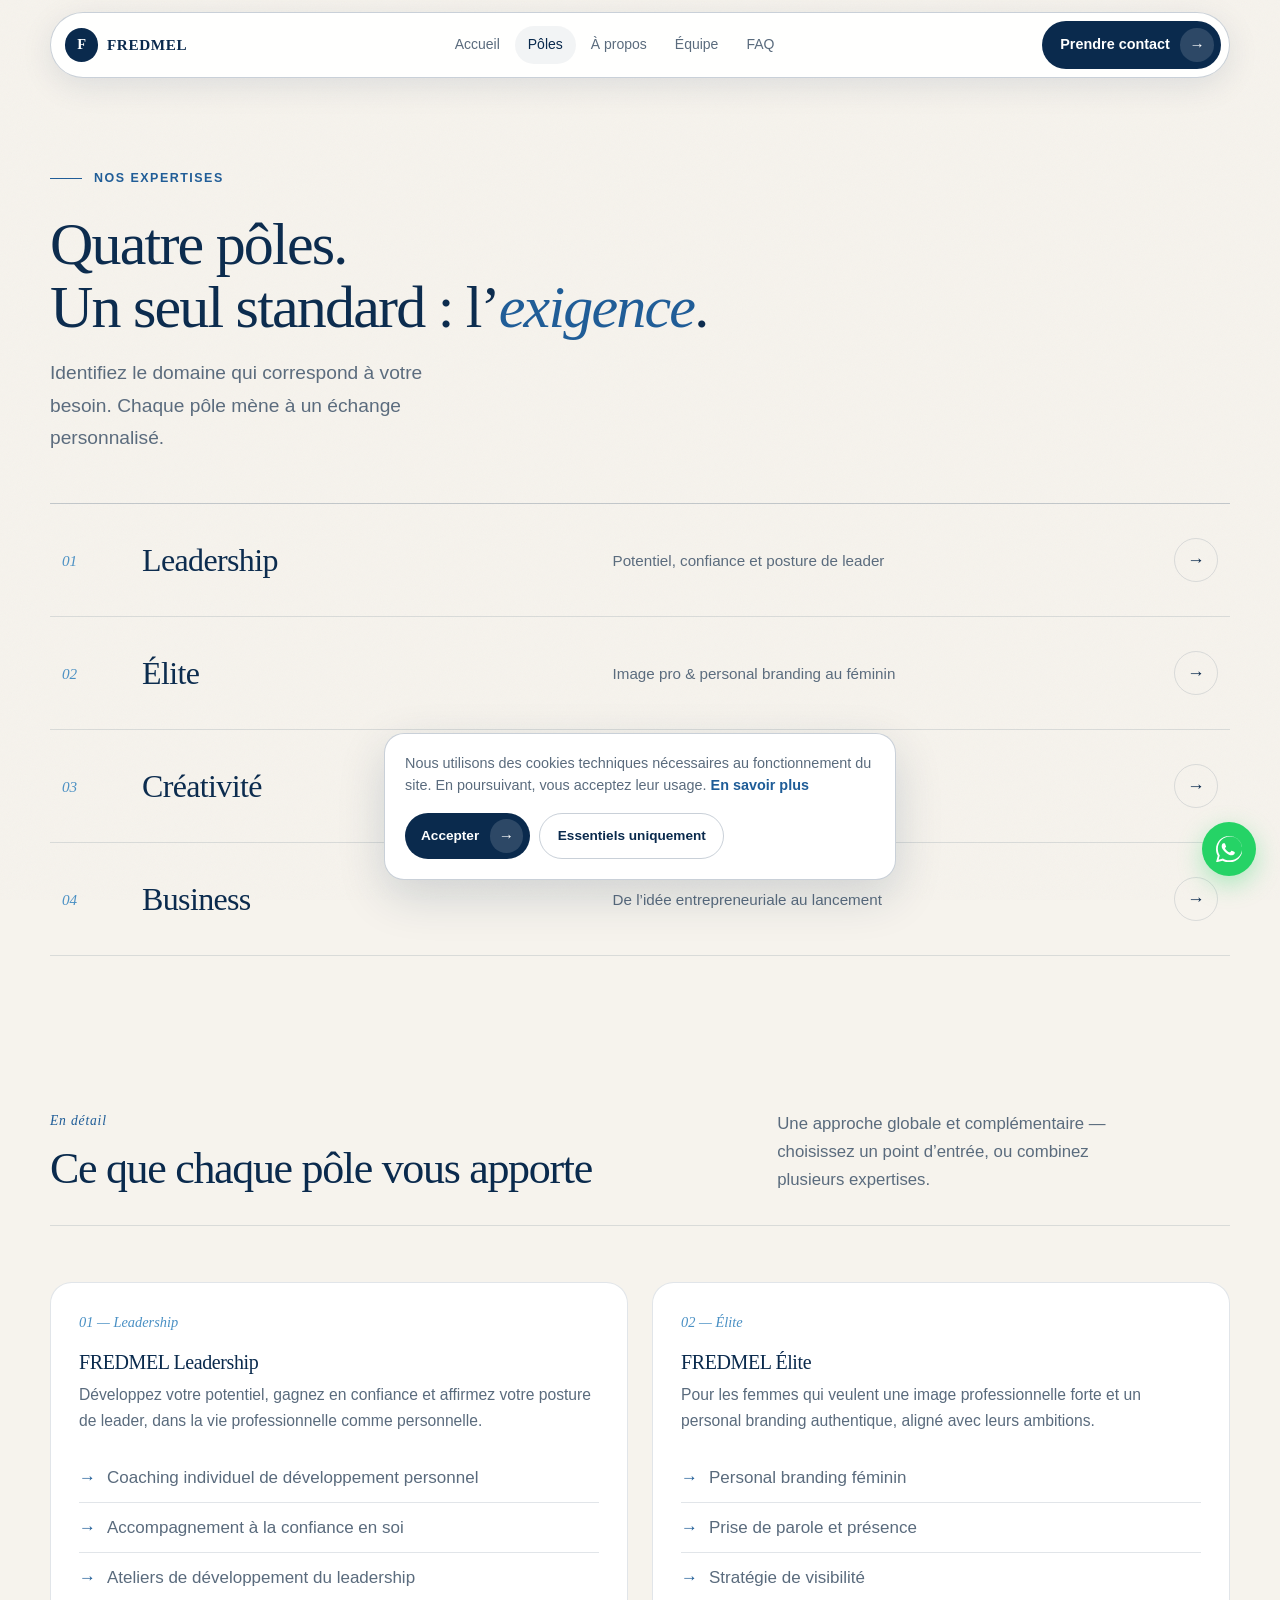
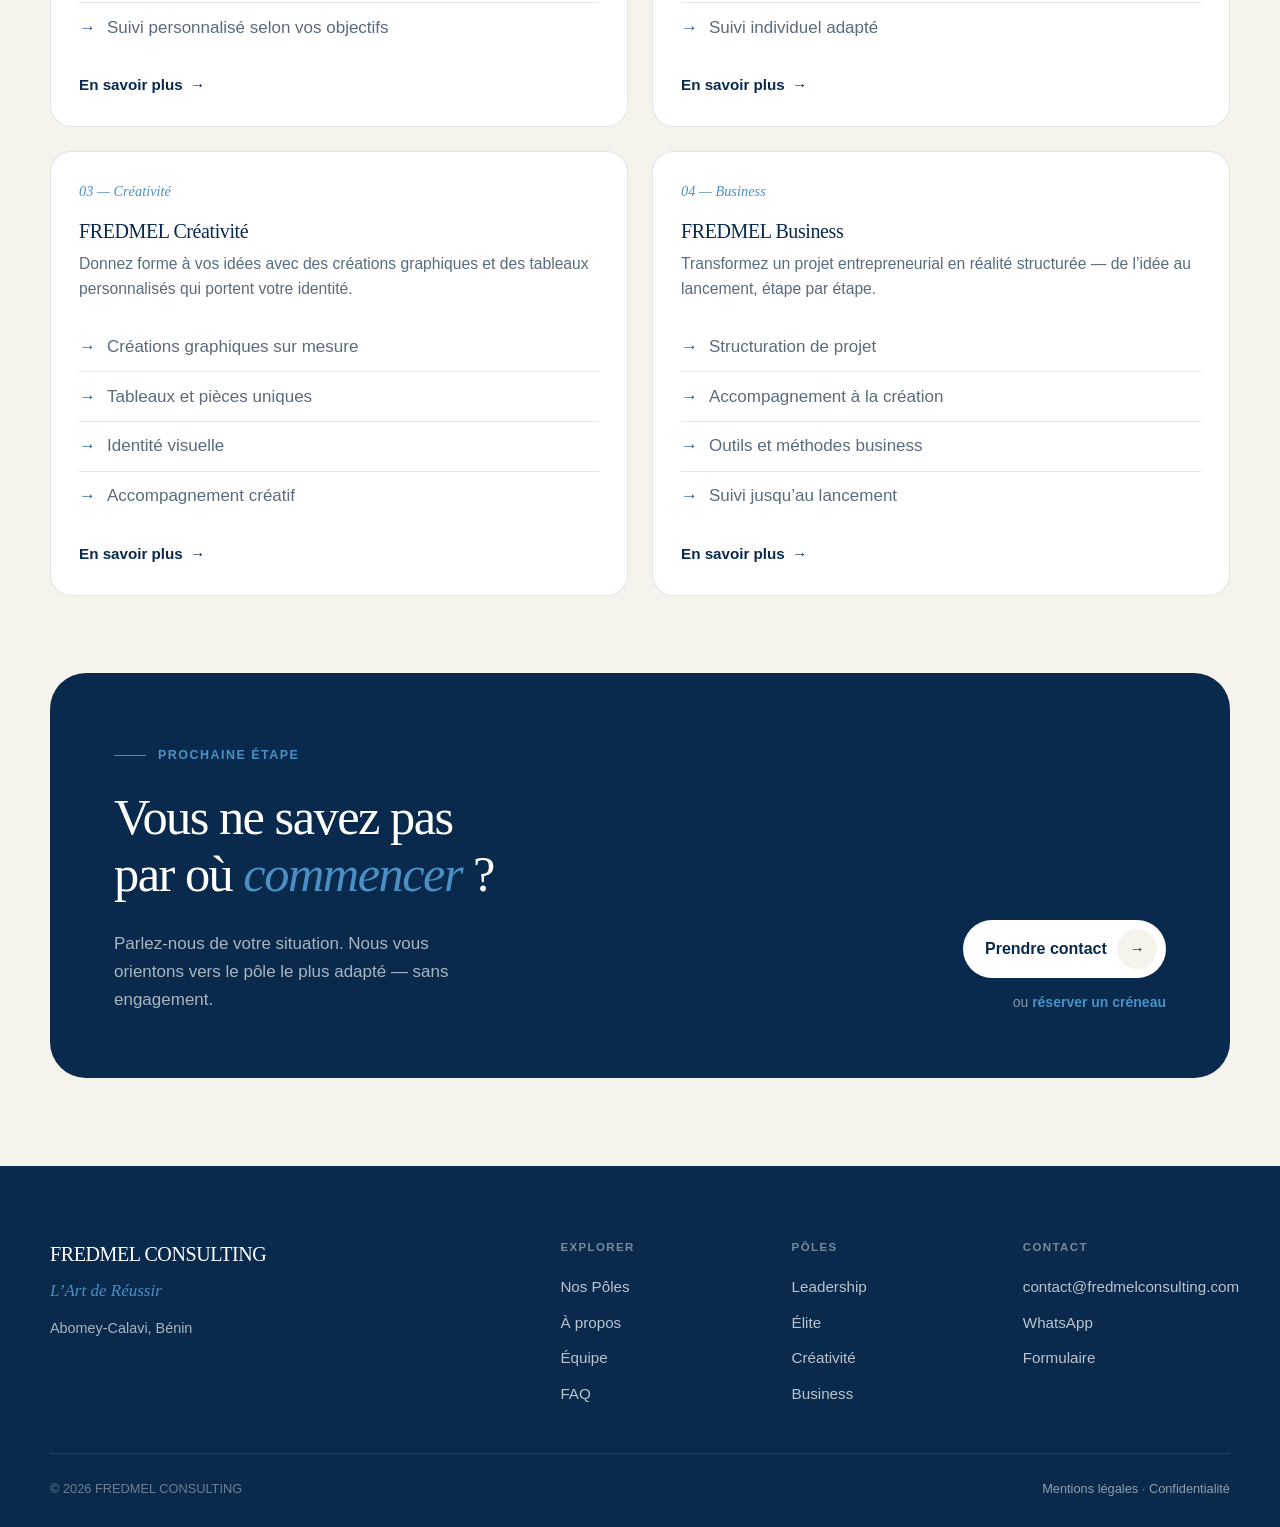
<file: pages/poles.html>
<!DOCTYPE html>
<html lang="fr">
<head>
    <meta charset="UTF-8">
    <meta name="viewport" content="width=device-width, initial-scale=1.0">
    <meta name="description" content="Découvrez les 4 pôles FREDMEL : Leadership, Élite, Créativité et Business.">
    <meta name="theme-color" content="#0A2A4D">
    <title>Nos Pôles d’Expertise | FREDMEL CONSULTING</title>
    <link rel="icon" type="image/png" href="../assets/images/favicon.png">
    <link href="https://cdn.jsdelivr.net/npm/bootstrap@5.3.2/dist/css/bootstrap.min.css" rel="stylesheet" integrity="sha384-T3c6CoIi6uLrA9TneNEoa7RxnatzjcDSCmG1MXxSR1GAsXEV/Dwwykc2MPK8M2HN" crossorigin="anonymous">
    <link rel="stylesheet" href="../assets/css/style.css">
    <link rel="preconnect" href="https://cdn.jsdelivr.net">
</head>
<body class="page-inner">
    <a class="skip-link" href="#contenu-principal">Aller au contenu principal</a>
    <div class="grain" aria-hidden="true"></div>

    <header class="site-header">
        <div class="nav-island">
            <a class="nav-logo" href="../index.html">
                <span class="nav-logo-mark">F</span>
                <span class="nav-logo-text">FREDMEL</span>
            </a>
            <nav class="nav-desktop" aria-label="Navigation principale">
                <a href="../index.html">Accueil</a>
                <a href="poles.html" class="is-active" aria-current="page">Pôles</a>
                <a href="a-propos.html">À propos</a>
                <a href="equipe.html">Équipe</a>
                <a href="faq.html">FAQ</a>
            </nav>
            <div class="nav-actions">
                <a href="contact.html" class="btn-pill btn-pill--solid">
                    <span>Prendre contact</span>
                    <span class="btn-pill-icon" aria-hidden="true">→</span>
                </a>
                <button type="button" class="nav-burger" aria-label="Ouvrir le menu" aria-expanded="false" aria-controls="nav-mobile" id="nav-burger">
                    <span></span>
                    <span></span>
                    <span></span>
                </button>
            </div>
        </div>
        <div class="nav-mobile" id="nav-mobile" hidden>
            <nav aria-label="Menu mobile">
                <a href="../index.html">Accueil</a>
                <a href="poles.html">Nos Pôles</a>
                <a href="leadership.html">Leadership</a>
                <a href="elite.html">Élite</a>
                <a href="creativite.html">Créativité</a>
                <a href="business.html">Business</a>
                <a href="a-propos.html">À propos</a>
                <a href="equipe.html">Équipe</a>
                <a href="faq.html">FAQ</a>
                <a href="contact.html" class="nav-mobile-cta">Prendre contact →</a>
            </nav>
        </div>
    </header>

    <main id="contenu-principal">

        <section class="pg-hero">
            <div class="ed-wrap">
                <div class="pg-hero-inner pg-hero-inner--wide">
                    <p class="ed-kicker">
                        <span class="ed-kicker-line" aria-hidden="true"></span>
                        Nos expertises
                    </p>
                    <h1>Quatre pôles.<br>Un seul standard&nbsp;: l’<em>exigence</em>.</h1>
                    <p class="pg-hero-lead">Identifiez le domaine qui correspond à votre besoin. Chaque pôle mène à un échange personnalisé.</p>
                </div>
            </div>
        </section>

        <section class="pg-section pg-section--tight">
            <div class="ed-wrap">
                <ul class="ed-pole-list">
                    <li>
                        <a href="leadership.html" class="ed-pole-row">
                            <span class="ed-pole-num">01</span>
                            <span class="ed-pole-name">Leadership</span>
                            <span class="ed-pole-desc">Potentiel, confiance et posture de leader</span>
                            <span class="ed-pole-go" aria-hidden="true">→</span>
                        </a>
                    </li>
                    <li>
                        <a href="elite.html" class="ed-pole-row">
                            <span class="ed-pole-num">02</span>
                            <span class="ed-pole-name">Élite</span>
                            <span class="ed-pole-desc">Image pro &amp; personal branding au féminin</span>
                            <span class="ed-pole-go" aria-hidden="true">→</span>
                        </a>
                    </li>
                    <li>
                        <a href="creativite.html" class="ed-pole-row">
                            <span class="ed-pole-num">03</span>
                            <span class="ed-pole-name">Créativité</span>
                            <span class="ed-pole-desc">Identité visuelle et créations sur mesure</span>
                            <span class="ed-pole-go" aria-hidden="true">→</span>
                        </a>
                    </li>
                    <li>
                        <a href="business.html" class="ed-pole-row">
                            <span class="ed-pole-num">04</span>
                            <span class="ed-pole-name">Business</span>
                            <span class="ed-pole-desc">De l’idée entrepreneuriale au lancement</span>
                            <span class="ed-pole-go" aria-hidden="true">→</span>
                        </a>
                    </li>
                </ul>
            </div>
        </section>

        <section class="pg-section">
            <div class="ed-wrap">
                <header class="ed-section-head">
                    <div class="ed-section-head-left">
                        <span class="ed-index">En détail</span>
                        <h2>Ce que chaque pôle vous apporte</h2>
                    </div>
                    <p class="ed-section-head-right">
                        Une approche globale et complémentaire — choisissez un point d’entrée, ou combinez plusieurs expertises.
                    </p>
                </header>

                <div class="pg-grid-2">
                    <article class="pg-card">
                        <span class="pg-card-num">01 — Leadership</span>
                        <h3>FREDMEL Leadership</h3>
                        <p>Développez votre potentiel, gagnez en confiance et affirmez votre posture de leader, dans la vie professionnelle comme personnelle.</p>
                        <ul class="pg-check-list" style="margin-top:1.25rem">
                            <li>Coaching individuel de développement personnel</li>
                            <li>Accompagnement à la confiance en soi</li>
                            <li>Ateliers de développement du leadership</li>
                            <li>Suivi personnalisé selon vos objectifs</li>
                        </ul>
                        <p style="margin-top:1.25rem"><a href="leadership.html" class="ed-text-link ed-text-link--dark">En savoir plus <span aria-hidden="true">→</span></a></p>
                    </article>
                    <article class="pg-card">
                        <span class="pg-card-num">02 — Élite</span>
                        <h3>FREDMEL Élite</h3>
                        <p>Pour les femmes qui veulent une image professionnelle forte et un personal branding authentique, aligné avec leurs ambitions.</p>
                        <ul class="pg-check-list" style="margin-top:1.25rem">
                            <li>Personal branding féminin</li>
                            <li>Prise de parole et présence</li>
                            <li>Stratégie de visibilité</li>
                            <li>Suivi individuel adapté</li>
                        </ul>
                        <p style="margin-top:1.25rem"><a href="elite.html" class="ed-text-link ed-text-link--dark">En savoir plus <span aria-hidden="true">→</span></a></p>
                    </article>
                    <article class="pg-card">
                        <span class="pg-card-num">03 — Créativité</span>
                        <h3>FREDMEL Créativité</h3>
                        <p>Donnez forme à vos idées avec des créations graphiques et des tableaux personnalisés qui portent votre identité.</p>
                        <ul class="pg-check-list" style="margin-top:1.25rem">
                            <li>Créations graphiques sur mesure</li>
                            <li>Tableaux et pièces uniques</li>
                            <li>Identité visuelle</li>
                            <li>Accompagnement créatif</li>
                        </ul>
                        <p style="margin-top:1.25rem"><a href="creativite.html" class="ed-text-link ed-text-link--dark">En savoir plus <span aria-hidden="true">→</span></a></p>
                    </article>
                    <article class="pg-card">
                        <span class="pg-card-num">04 — Business</span>
                        <h3>FREDMEL Business</h3>
                        <p>Transformez un projet entrepreneurial en réalité structurée — de l’idée au lancement, étape par étape.</p>
                        <ul class="pg-check-list" style="margin-top:1.25rem">
                            <li>Structuration de projet</li>
                            <li>Accompagnement à la création</li>
                            <li>Outils et méthodes business</li>
                            <li>Suivi jusqu’au lancement</li>
                        </ul>
                        <p style="margin-top:1.25rem"><a href="business.html" class="ed-text-link ed-text-link--dark">En savoir plus <span aria-hidden="true">→</span></a></p>
                    </article>
                </div>
            </div>
        </section>

        <section class="ed-cta">
            <div class="ed-wrap">
                <div class="ed-cta-panel">
                    <div class="ed-cta-copy">
                        <span class="ed-kicker ed-kicker--on-dark">
                            <span class="ed-kicker-line" aria-hidden="true"></span>
                            Prochaine étape
                        </span>
                        <h2 class="ed-display ed-display--light">Vous ne savez pas<br>par où <em>commencer</em>&nbsp;?</h2>
                        <p>Parlez-nous de votre situation. Nous vous orientons vers le pôle le plus adapté — sans engagement.</p>
                    </div>
                    <div class="ed-cta-action">
                        <a href="contact.html" class="btn-pill btn-pill--light btn-pill--lg">
                            <span>Prendre contact</span>
                            <span class="btn-pill-icon" aria-hidden="true">→</span>
                        </a>
                        <p class="ed-cta-alt">ou <a href="rendez-vous.html">réserver un créneau</a></p>
                    </div>
                </div>
            </div>
        </section>

    </main>

    <footer class="ed-footer">
        <div class="ed-wrap">
            <div class="ed-footer-top">
                <div class="ed-footer-brand">
                    <p class="ed-footer-logo">FREDMEL CONSULTING</p>
                    <p class="ed-footer-tag">L’Art de Réussir</p>
                    <p class="ed-footer-loc">Abomey-Calavi, Bénin</p>
                </div>
                <div class="ed-footer-cols">
                    <div>
                        <p class="ed-footer-h">Explorer</p>
                        <ul>
                            <li><a href="poles.html">Nos Pôles</a></li>
                            <li><a href="a-propos.html">À propos</a></li>
                            <li><a href="equipe.html">Équipe</a></li>
                            <li><a href="faq.html">FAQ</a></li>
                        </ul>
                    </div>
                    <div>
                        <p class="ed-footer-h">Pôles</p>
                        <ul>
                            <li><a href="leadership.html">Leadership</a></li>
                            <li><a href="elite.html">Élite</a></li>
                            <li><a href="creativite.html">Créativité</a></li>
                            <li><a href="business.html">Business</a></li>
                        </ul>
                    </div>
                    <div>
                        <p class="ed-footer-h">Contact</p>
                        <ul>
                            <li><a href="mailto:contact@fredmelconsulting.com">contact@fredmelconsulting.com</a></li>
                            <li><a href="https://wa.me/229XXXXXXXX" target="_blank" rel="noopener noreferrer">WhatsApp</a></li>
                            <li><a href="contact.html">Formulaire</a></li>
                        </ul>
                    </div>
                </div>
            </div>
            <div class="ed-footer-bottom">
                <p>&copy; 2026 FREDMEL CONSULTING</p>
                <p>
                    <a href="mentions-legales.html">Mentions légales</a>
                    <span aria-hidden="true">·</span>
                    <a href="politique-confidentialite.html">Confidentialité</a>
                </p>
            </div>
        </div>
    </footer>

    <a href="https://wa.me/229XXXXXXXX" class="wa-fab" target="_blank" rel="noopener noreferrer" aria-label="Contactez-nous sur WhatsApp">
        <svg viewBox="0 0 32 32" xmlns="http://www.w3.org/2000/svg" aria-hidden="true"><path d="M16 0c-8.837 0-16 7.163-16 16 0 2.825 0.737 5.607 2.137 8.048l-2.137 7.952 7.933-2.127c2.42 1.37 5.173 2.127 8.067 2.127 8.837 0 16-7.163 16-16s-7.163-16-16-16zM16 29.467c-2.482 0-4.908-0.646-7.07-1.87l-0.507-0.292-5.245 1.406 1.414-5.26-0.316-0.535c-1.347-2.271-2.059-4.871-2.059-7.515 0-8.101 6.599-14.7 14.7-14.7 8.101 0 14.7 6.599 14.7 14.7s-6.516 14.067-14.617 14.067zM21.983 19.217c-0.391-0.195-2.313-1.139-2.673-1.27-0.359-0.13-0.62-0.195-0.88 0.195s-1.010 1.27-1.238 1.531c-0.228 0.261-0.456 0.293-0.846 0.098-0.391-0.195-1.649-0.608-3.141-1.933-1.161-1.034-1.945-2.311-2.173-2.701-0.228-0.391-0.024-0.602 0.171-0.797 0.176-0.174 0.391-0.456 0.587-0.684 0.195-0.228 0.261-0.391 0.391-0.651 0.13-0.261 0.065-0.489-0.033-0.684s-0.88-2.119-1.206-2.902c-0.317-0.762-0.639-0.658-0.88-0.671-0.228-0.011-0.489-0.013-0.75-0.013s-0.684 0.098-1.043 0.489c-0.359 0.391-1.368 1.336-1.368 3.257s1.401 3.779 1.596 4.040c0.195 0.261 2.749 4.196 6.659 5.883 0.93 0.402 1.657 0.643 2.224 0.823 0.936 0.297 1.789 0.255 2.461 0.154 0.751-0.112 2.313-0.946 2.639-1.859 0.326-0.913 0.326-1.695 0.228-1.859-0.098-0.163-0.359-0.261-0.75-0.456z"/></svg>
    </a>
    <script src="../assets/js/main.js"></script>
</body>
</html>
</file>
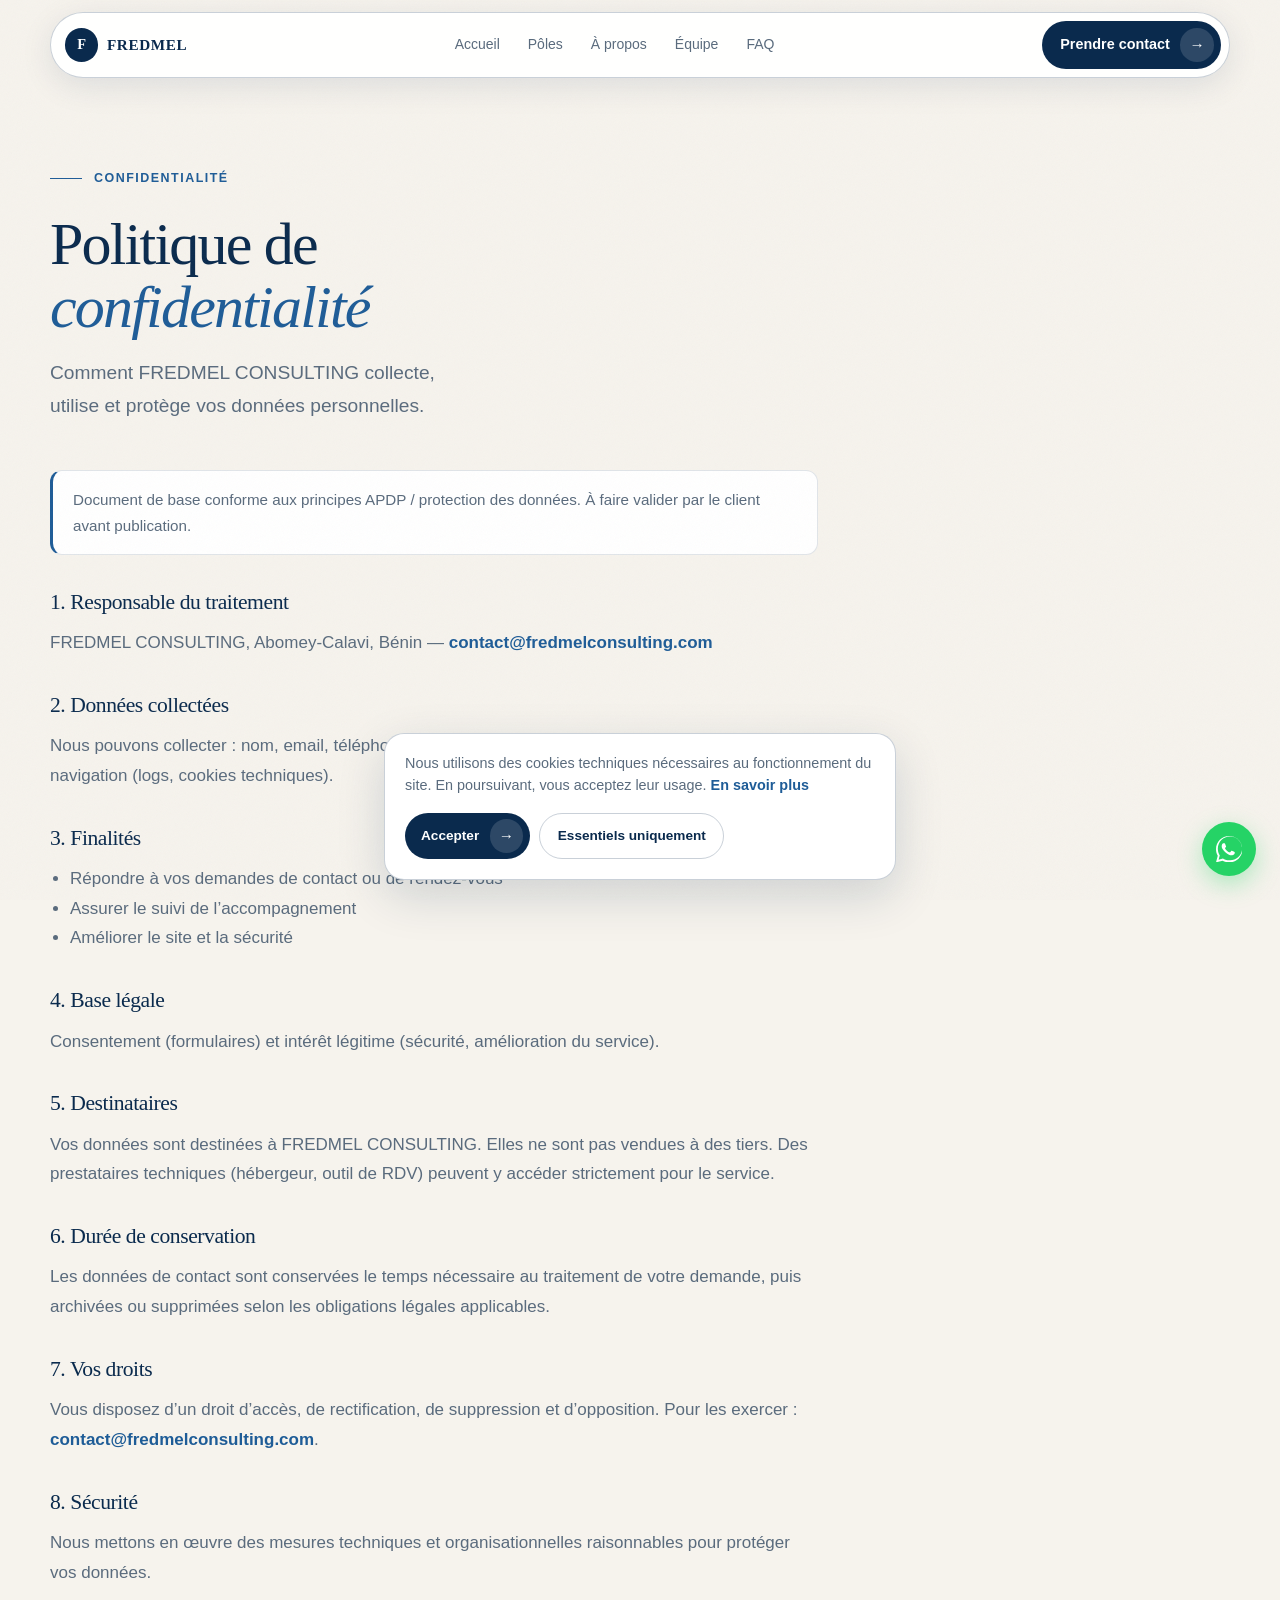
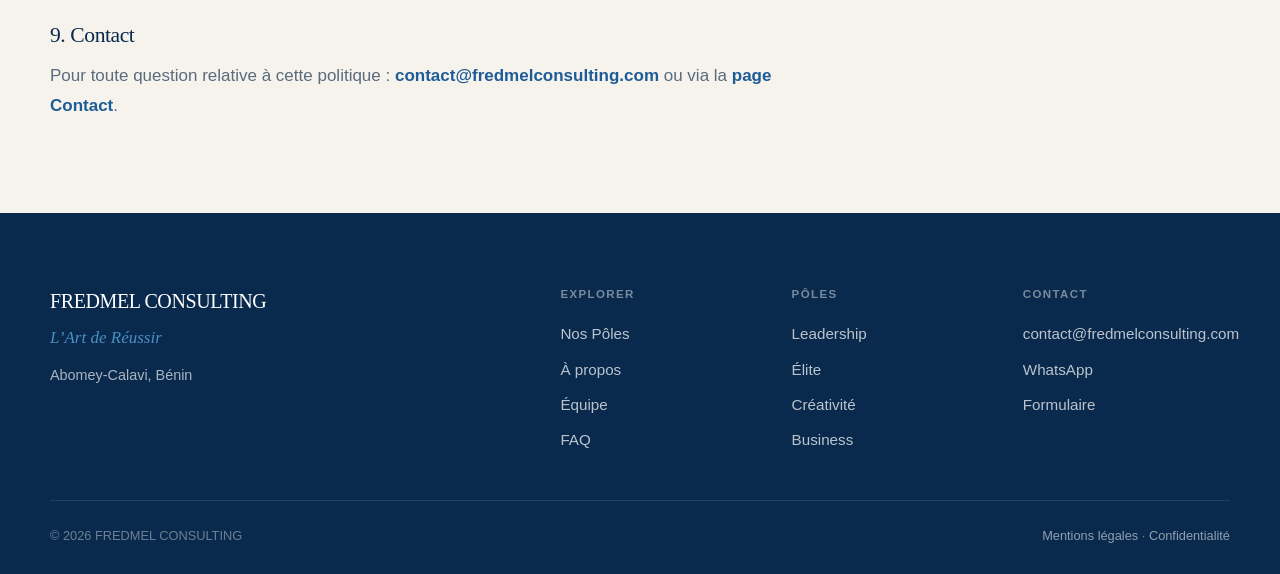
<file: pages/politique-confidentialite.html>
<!DOCTYPE html>
<html lang="fr">
<head>
    <meta charset="UTF-8">
    <meta name="viewport" content="width=device-width, initial-scale=1.0">
    <meta name="description" content="Politique de confidentialité et protection des données FREDMEL CONSULTING.">
    <meta name="theme-color" content="#0A2A4D">
    <title>Politique de Confidentialité | FREDMEL CONSULTING</title>
    <link rel="icon" type="image/png" href="../assets/images/favicon.png">
    <link href="https://cdn.jsdelivr.net/npm/bootstrap@5.3.2/dist/css/bootstrap.min.css" rel="stylesheet" integrity="sha384-T3c6CoIi6uLrA9TneNEoa7RxnatzjcDSCmG1MXxSR1GAsXEV/Dwwykc2MPK8M2HN" crossorigin="anonymous">
    <link rel="stylesheet" href="../assets/css/style.css">
    <link rel="preconnect" href="https://cdn.jsdelivr.net">
</head>
<body class="page-inner">
    <a class="skip-link" href="#contenu-principal">Aller au contenu principal</a>
    <div class="grain" aria-hidden="true"></div>

    <header class="site-header">
        <div class="nav-island">
            <a class="nav-logo" href="../index.html">
                <span class="nav-logo-mark">F</span>
                <span class="nav-logo-text">FREDMEL</span>
            </a>
            <nav class="nav-desktop" aria-label="Navigation principale">
                <a href="../index.html">Accueil</a>
                <a href="poles.html">Pôles</a>
                <a href="a-propos.html">À propos</a>
                <a href="equipe.html">Équipe</a>
                <a href="faq.html">FAQ</a>
            </nav>
            <div class="nav-actions">
                <a href="contact.html" class="btn-pill btn-pill--solid">
                    <span>Prendre contact</span>
                    <span class="btn-pill-icon" aria-hidden="true">→</span>
                </a>
                <button type="button" class="nav-burger" aria-label="Ouvrir le menu" aria-expanded="false" aria-controls="nav-mobile" id="nav-burger">
                    <span></span>
                    <span></span>
                    <span></span>
                </button>
            </div>
        </div>
        <div class="nav-mobile" id="nav-mobile" hidden>
            <nav aria-label="Menu mobile">
                <a href="../index.html">Accueil</a>
                <a href="poles.html">Nos Pôles</a>
                <a href="leadership.html">Leadership</a>
                <a href="elite.html">Élite</a>
                <a href="creativite.html">Créativité</a>
                <a href="business.html">Business</a>
                <a href="a-propos.html">À propos</a>
                <a href="equipe.html">Équipe</a>
                <a href="faq.html">FAQ</a>
                <a href="contact.html" class="nav-mobile-cta">Prendre contact →</a>
            </nav>
        </div>
    </header>

    <main id="contenu-principal">

        <section class="pg-hero">
            <div class="ed-wrap">
                <div class="pg-hero-inner">
                    <p class="ed-kicker">
                        <span class="ed-kicker-line" aria-hidden="true"></span>
                        Confidentialité
                    </p>
                    <h1>Politique de<br><em>confidentialité</em></h1>
                    <p class="pg-hero-lead">Comment FREDMEL CONSULTING collecte, utilise et protège vos données personnelles.</p>
                </div>
            </div>
        </section>

        <section class="pg-section pg-section--tight">
            <div class="ed-wrap">
                <div class="pg-prose">
                    <div class="pg-note">
                        Document de base conforme aux principes APDP / protection des données. À faire valider par le client avant publication.
                    </div>

                    <h2>1. Responsable du traitement</h2>
                    <p>FREDMEL CONSULTING, Abomey-Calavi, Bénin — <a href="mailto:contact@fredmelconsulting.com">contact@fredmelconsulting.com</a></p>

                    <h2>2. Données collectées</h2>
                    <p>Nous pouvons collecter : nom, email, téléphone, message, pôle d’intérêt, et données techniques de navigation (logs, cookies techniques).</p>

                    <h2>3. Finalités</h2>
                    <ul>
                        <li>Répondre à vos demandes de contact ou de rendez-vous</li>
                        <li>Assurer le suivi de l’accompagnement</li>
                        <li>Améliorer le site et la sécurité</li>
                    </ul>

                    <h2>4. Base légale</h2>
                    <p>Consentement (formulaires) et intérêt légitime (sécurité, amélioration du service).</p>

                    <h2>5. Destinataires</h2>
                    <p>Vos données sont destinées à FREDMEL CONSULTING. Elles ne sont pas vendues à des tiers. Des prestataires techniques (hébergeur, outil de RDV) peuvent y accéder strictement pour le service.</p>

                    <h2>6. Durée de conservation</h2>
                    <p>Les données de contact sont conservées le temps nécessaire au traitement de votre demande, puis archivées ou supprimées selon les obligations légales applicables.</p>

                    <h2>7. Vos droits</h2>
                    <p>Vous disposez d’un droit d’accès, de rectification, de suppression et d’opposition. Pour les exercer : <a href="mailto:contact@fredmelconsulting.com">contact@fredmelconsulting.com</a>.</p>

                    <h2>8. Sécurité</h2>
                    <p>Nous mettons en œuvre des mesures techniques et organisationnelles raisonnables pour protéger vos données.</p>

                    <h2>9. Contact</h2>
                    <p>Pour toute question relative à cette politique : <a href="mailto:contact@fredmelconsulting.com">contact@fredmelconsulting.com</a> ou via la <a href="contact.html">page Contact</a>.</p>
                </div>
            </div>
        </section>

    </main>

    <footer class="ed-footer">
        <div class="ed-wrap">
            <div class="ed-footer-top">
                <div class="ed-footer-brand">
                    <p class="ed-footer-logo">FREDMEL CONSULTING</p>
                    <p class="ed-footer-tag">L’Art de Réussir</p>
                    <p class="ed-footer-loc">Abomey-Calavi, Bénin</p>
                </div>
                <div class="ed-footer-cols">
                    <div>
                        <p class="ed-footer-h">Explorer</p>
                        <ul>
                            <li><a href="poles.html">Nos Pôles</a></li>
                            <li><a href="a-propos.html">À propos</a></li>
                            <li><a href="equipe.html">Équipe</a></li>
                            <li><a href="faq.html">FAQ</a></li>
                        </ul>
                    </div>
                    <div>
                        <p class="ed-footer-h">Pôles</p>
                        <ul>
                            <li><a href="leadership.html">Leadership</a></li>
                            <li><a href="elite.html">Élite</a></li>
                            <li><a href="creativite.html">Créativité</a></li>
                            <li><a href="business.html">Business</a></li>
                        </ul>
                    </div>
                    <div>
                        <p class="ed-footer-h">Contact</p>
                        <ul>
                            <li><a href="mailto:contact@fredmelconsulting.com">contact@fredmelconsulting.com</a></li>
                            <li><a href="https://wa.me/229XXXXXXXX" target="_blank" rel="noopener noreferrer">WhatsApp</a></li>
                            <li><a href="contact.html">Formulaire</a></li>
                        </ul>
                    </div>
                </div>
            </div>
            <div class="ed-footer-bottom">
                <p>&copy; 2026 FREDMEL CONSULTING</p>
                <p>
                    <a href="mentions-legales.html">Mentions légales</a>
                    <span aria-hidden="true">·</span>
                    <a href="politique-confidentialite.html">Confidentialité</a>
                </p>
            </div>
        </div>
    </footer>

    <a href="https://wa.me/229XXXXXXXX" class="wa-fab" target="_blank" rel="noopener noreferrer" aria-label="Contactez-nous sur WhatsApp">
        <svg viewBox="0 0 32 32" xmlns="http://www.w3.org/2000/svg" aria-hidden="true"><path d="M16 0c-8.837 0-16 7.163-16 16 0 2.825 0.737 5.607 2.137 8.048l-2.137 7.952 7.933-2.127c2.42 1.37 5.173 2.127 8.067 2.127 8.837 0 16-7.163 16-16s-7.163-16-16-16zM16 29.467c-2.482 0-4.908-0.646-7.07-1.87l-0.507-0.292-5.245 1.406 1.414-5.26-0.316-0.535c-1.347-2.271-2.059-4.871-2.059-7.515 0-8.101 6.599-14.7 14.7-14.7 8.101 0 14.7 6.599 14.7 14.7s-6.516 14.067-14.617 14.067zM21.983 19.217c-0.391-0.195-2.313-1.139-2.673-1.27-0.359-0.13-0.62-0.195-0.88 0.195s-1.010 1.27-1.238 1.531c-0.228 0.261-0.456 0.293-0.846 0.098-0.391-0.195-1.649-0.608-3.141-1.933-1.161-1.034-1.945-2.311-2.173-2.701-0.228-0.391-0.024-0.602 0.171-0.797 0.176-0.174 0.391-0.456 0.587-0.684 0.195-0.228 0.261-0.391 0.391-0.651 0.13-0.261 0.065-0.489-0.033-0.684s-0.88-2.119-1.206-2.902c-0.317-0.762-0.639-0.658-0.88-0.671-0.228-0.011-0.489-0.013-0.75-0.013s-0.684 0.098-1.043 0.489c-0.359 0.391-1.368 1.336-1.368 3.257s1.401 3.779 1.596 4.040c0.195 0.261 2.749 4.196 6.659 5.883 0.93 0.402 1.657 0.643 2.224 0.823 0.936 0.297 1.789 0.255 2.461 0.154 0.751-0.112 2.313-0.946 2.639-1.859 0.326-0.913 0.326-1.695 0.228-1.859-0.098-0.163-0.359-0.261-0.75-0.456z"/></svg>
    </a>
    <script src="../assets/js/main.js"></script>
</body>
</html>
</file>
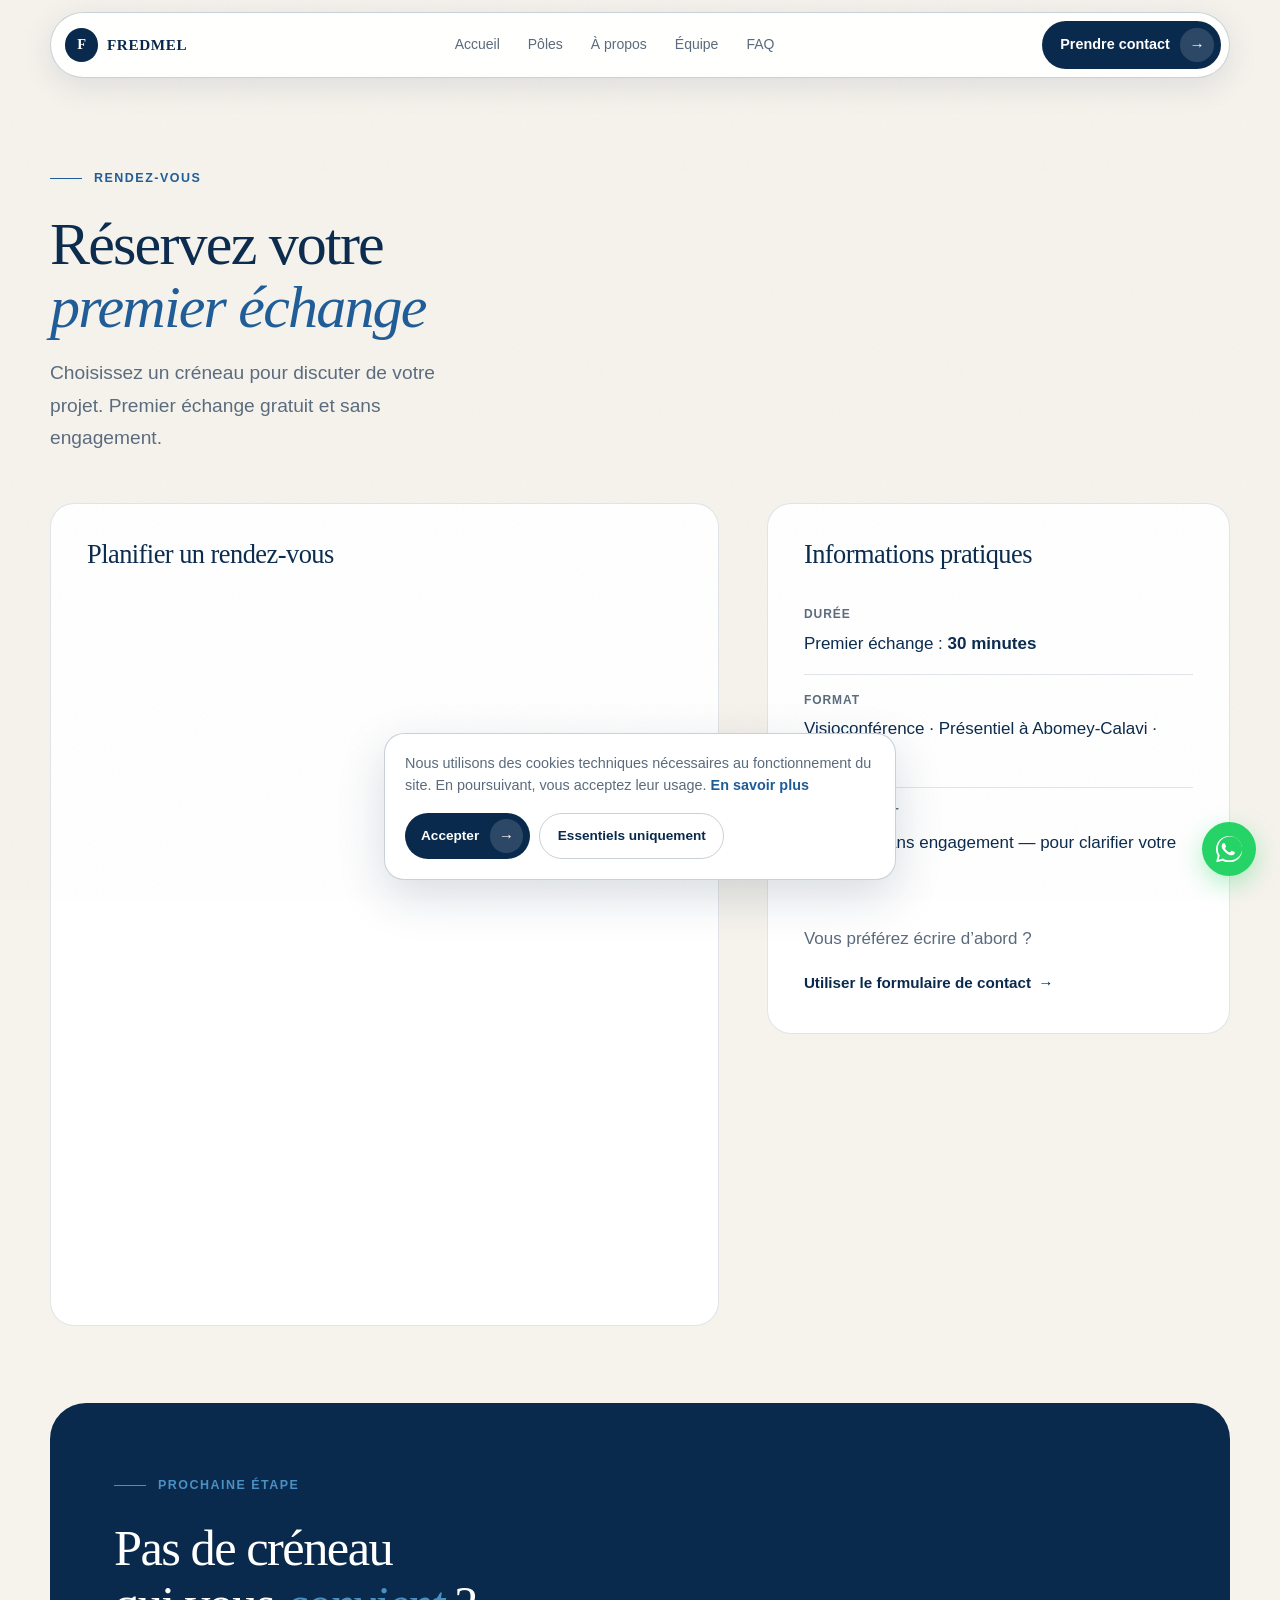
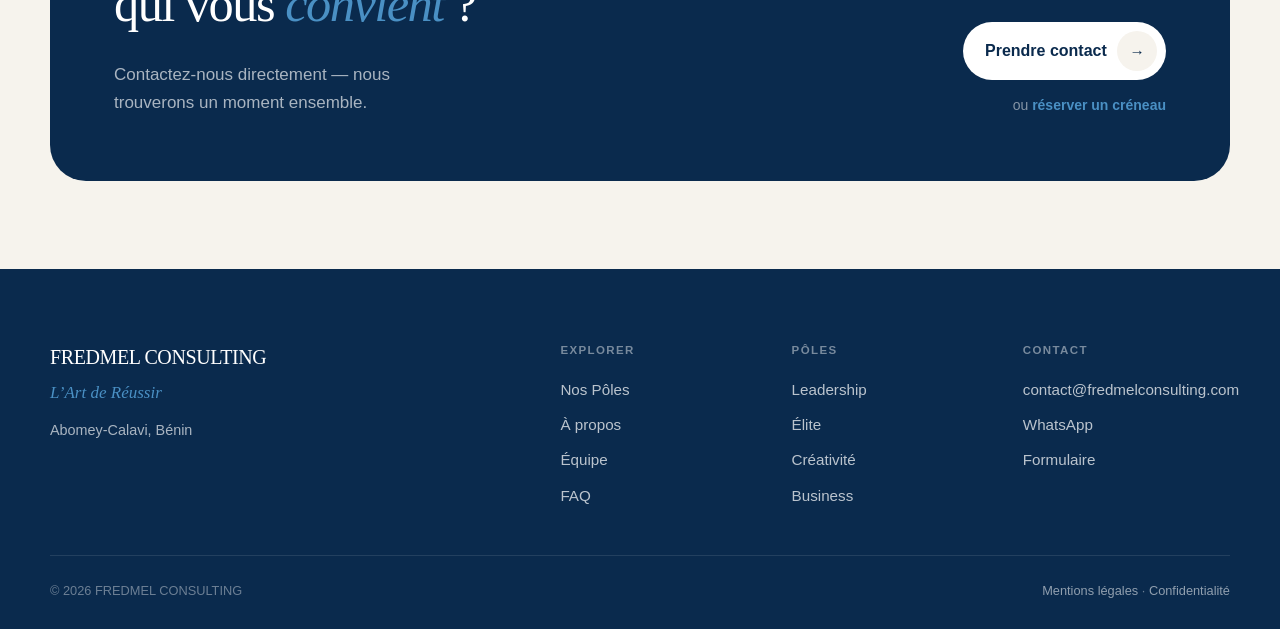
<file: pages/rendez-vous.html>
<!DOCTYPE html>
<html lang="fr">
<head>
    <meta charset="UTF-8">
    <meta name="viewport" content="width=device-width, initial-scale=1.0">
    <meta name="description" content="Réservez un créneau avec FREDMEL CONSULTING pour un premier échange.">
    <meta name="theme-color" content="#0A2A4D">
    <title>Prise de Rendez-vous | FREDMEL CONSULTING</title>
    <link rel="icon" type="image/png" href="../assets/images/favicon.png">
    <link href="https://cdn.jsdelivr.net/npm/bootstrap@5.3.2/dist/css/bootstrap.min.css" rel="stylesheet" integrity="sha384-T3c6CoIi6uLrA9TneNEoa7RxnatzjcDSCmG1MXxSR1GAsXEV/Dwwykc2MPK8M2HN" crossorigin="anonymous">
    <link rel="stylesheet" href="../assets/css/style.css">
    <link rel="preconnect" href="https://cdn.jsdelivr.net">
</head>
<body class="page-inner">
    <a class="skip-link" href="#contenu-principal">Aller au contenu principal</a>
    <div class="grain" aria-hidden="true"></div>

    <header class="site-header">
        <div class="nav-island">
            <a class="nav-logo" href="../index.html">
                <span class="nav-logo-mark">F</span>
                <span class="nav-logo-text">FREDMEL</span>
            </a>
            <nav class="nav-desktop" aria-label="Navigation principale">
                <a href="../index.html">Accueil</a>
                <a href="poles.html">Pôles</a>
                <a href="a-propos.html">À propos</a>
                <a href="equipe.html">Équipe</a>
                <a href="faq.html">FAQ</a>
            </nav>
            <div class="nav-actions">
                <a href="contact.html" class="btn-pill btn-pill--solid is-active">
                    <span>Prendre contact</span>
                    <span class="btn-pill-icon" aria-hidden="true">→</span>
                </a>
                <button type="button" class="nav-burger" aria-label="Ouvrir le menu" aria-expanded="false" aria-controls="nav-mobile" id="nav-burger">
                    <span></span>
                    <span></span>
                    <span></span>
                </button>
            </div>
        </div>
        <div class="nav-mobile" id="nav-mobile" hidden>
            <nav aria-label="Menu mobile">
                <a href="../index.html">Accueil</a>
                <a href="poles.html">Nos Pôles</a>
                <a href="leadership.html">Leadership</a>
                <a href="elite.html">Élite</a>
                <a href="creativite.html">Créativité</a>
                <a href="business.html">Business</a>
                <a href="a-propos.html">À propos</a>
                <a href="equipe.html">Équipe</a>
                <a href="faq.html">FAQ</a>
                <a href="contact.html" class="nav-mobile-cta">Prendre contact →</a>
            </nav>
        </div>
    </header>

    <main id="contenu-principal">

        <section class="pg-hero">
            <div class="ed-wrap">
                <div class="pg-hero-inner">
                    <p class="ed-kicker">
                        <span class="ed-kicker-line" aria-hidden="true"></span>
                        Rendez-vous
                    </p>
                    <h1>Réservez votre<br><em>premier échange</em></h1>
                    <p class="pg-hero-lead">Choisissez un créneau pour discuter de votre projet. Premier échange gratuit et sans engagement.</p>
                </div>
            </div>
        </section>

        <section class="pg-section pg-section--tight">
            <div class="ed-wrap">
                <div class="pg-grid-split">
                    <div class="pg-block">
                        <h2>Planifier un rendez-vous</h2>
                        <!-- Widget Calendly -->
                        <div class="calendly-inline-widget" data-url="https://calendly.com/fredmelconsulting?hide_gdpr_banner=1&primary_color=0a2a4d" style="min-width:320px;height:700px;"></div>
                        <script type="text/javascript" src="https://assets.calendly.com/assets/external/widget.js" async></script>
                    </div>
                    <div class="pg-block">
                        <h2>Informations pratiques</h2>
                        <ul class="pg-info-list">
                            <li>
                                <span class="label">Durée</span>
                                Premier échange : <strong>30 minutes</strong>
                            </li>
                            <li>
                                <span class="label">Format</span>
                                Visioconférence · Présentiel à Abomey-Calavi · Téléphone
                            </li>
                            <li>
                                <span class="label">Engagement</span>
                                Gratuit et sans engagement — pour clarifier votre besoin
                            </li>
                        </ul>
                        <p style="margin-top:1.5rem;color:var(--ink-soft)">Vous préférez écrire d’abord&nbsp;?</p>
                        <a href="contact.html" class="ed-text-link ed-text-link--dark">Utiliser le formulaire de contact <span aria-hidden="true">→</span></a>
                    </div>
                </div>
            </div>
        </section>

        <section class="ed-cta">
            <div class="ed-wrap">
                <div class="ed-cta-panel">
                    <div class="ed-cta-copy">
                        <span class="ed-kicker ed-kicker--on-dark">
                            <span class="ed-kicker-line" aria-hidden="true"></span>
                            Prochaine étape
                        </span>
                        <h2 class="ed-display ed-display--light">Pas de créneau<br>qui vous <em>convient</em>&nbsp;?</h2>
                        <p>Contactez-nous directement — nous trouverons un moment ensemble.</p>
                    </div>
                    <div class="ed-cta-action">
                        <a href="contact.html" class="btn-pill btn-pill--light btn-pill--lg">
                            <span>Prendre contact</span>
                            <span class="btn-pill-icon" aria-hidden="true">→</span>
                        </a>
                        <p class="ed-cta-alt">ou <a href="rendez-vous.html">réserver un créneau</a></p>
                    </div>
                </div>
            </div>
        </section>

    </main>

    <footer class="ed-footer">
        <div class="ed-wrap">
            <div class="ed-footer-top">
                <div class="ed-footer-brand">
                    <p class="ed-footer-logo">FREDMEL CONSULTING</p>
                    <p class="ed-footer-tag">L’Art de Réussir</p>
                    <p class="ed-footer-loc">Abomey-Calavi, Bénin</p>
                </div>
                <div class="ed-footer-cols">
                    <div>
                        <p class="ed-footer-h">Explorer</p>
                        <ul>
                            <li><a href="poles.html">Nos Pôles</a></li>
                            <li><a href="a-propos.html">À propos</a></li>
                            <li><a href="equipe.html">Équipe</a></li>
                            <li><a href="faq.html">FAQ</a></li>
                        </ul>
                    </div>
                    <div>
                        <p class="ed-footer-h">Pôles</p>
                        <ul>
                            <li><a href="leadership.html">Leadership</a></li>
                            <li><a href="elite.html">Élite</a></li>
                            <li><a href="creativite.html">Créativité</a></li>
                            <li><a href="business.html">Business</a></li>
                        </ul>
                    </div>
                    <div>
                        <p class="ed-footer-h">Contact</p>
                        <ul>
                            <li><a href="mailto:contact@fredmelconsulting.com">contact@fredmelconsulting.com</a></li>
                            <li><a href="https://wa.me/229XXXXXXXX" target="_blank" rel="noopener noreferrer">WhatsApp</a></li>
                            <li><a href="contact.html">Formulaire</a></li>
                        </ul>
                    </div>
                </div>
            </div>
            <div class="ed-footer-bottom">
                <p>&copy; 2026 FREDMEL CONSULTING</p>
                <p>
                    <a href="mentions-legales.html">Mentions légales</a>
                    <span aria-hidden="true">·</span>
                    <a href="politique-confidentialite.html">Confidentialité</a>
                </p>
            </div>
        </div>
    </footer>

    <a href="https://wa.me/229XXXXXXXX" class="wa-fab" target="_blank" rel="noopener noreferrer" aria-label="Contactez-nous sur WhatsApp">
        <svg viewBox="0 0 32 32" xmlns="http://www.w3.org/2000/svg" aria-hidden="true"><path d="M16 0c-8.837 0-16 7.163-16 16 0 2.825 0.737 5.607 2.137 8.048l-2.137 7.952 7.933-2.127c2.42 1.37 5.173 2.127 8.067 2.127 8.837 0 16-7.163 16-16s-7.163-16-16-16zM16 29.467c-2.482 0-4.908-0.646-7.07-1.87l-0.507-0.292-5.245 1.406 1.414-5.26-0.316-0.535c-1.347-2.271-2.059-4.871-2.059-7.515 0-8.101 6.599-14.7 14.7-14.7 8.101 0 14.7 6.599 14.7 14.7s-6.516 14.067-14.617 14.067zM21.983 19.217c-0.391-0.195-2.313-1.139-2.673-1.27-0.359-0.13-0.62-0.195-0.88 0.195s-1.010 1.27-1.238 1.531c-0.228 0.261-0.456 0.293-0.846 0.098-0.391-0.195-1.649-0.608-3.141-1.933-1.161-1.034-1.945-2.311-2.173-2.701-0.228-0.391-0.024-0.602 0.171-0.797 0.176-0.174 0.391-0.456 0.587-0.684 0.195-0.228 0.261-0.391 0.391-0.651 0.13-0.261 0.065-0.489-0.033-0.684s-0.88-2.119-1.206-2.902c-0.317-0.762-0.639-0.658-0.88-0.671-0.228-0.011-0.489-0.013-0.75-0.013s-0.684 0.098-1.043 0.489c-0.359 0.391-1.368 1.336-1.368 3.257s1.401 3.779 1.596 4.040c0.195 0.261 2.749 4.196 6.659 5.883 0.93 0.402 1.657 0.643 2.224 0.823 0.936 0.297 1.789 0.255 2.461 0.154 0.751-0.112 2.313-0.946 2.639-1.859 0.326-0.913 0.326-1.695 0.228-1.859-0.098-0.163-0.359-0.261-0.75-0.456z"/></svg>
    </a>
    <script src="../assets/js/main.js"></script>
</body>
</html>
</file>
<file: assets/css/style.css>
/* ============================================
   FREDMEL CONSULTING
   Direction artistique : ÉDITORIAL PRESTIGE
   — Typographie monumentale, espace généreux,
     structures asymétriques, zéro template SaaS
   Palette stricte (aplats, pas de dégradés)
   ============================================ */

:root {
  --bleu-marine: #0A2A4D;
  --bleu-acier: #1E5C97;
  --bleu-ciel: #4A90C4;
  --gris-ardoise: #5A6B7D;
  --blanc: #FFFFFF;

  /* Surfaces éditoriales (neutres, hors marque) */
  --cream: #F6F3ED;
  --cream-deep: #EBE6DC;
  --ink: #0A2A4D;
  --ink-soft: #5A6B7D;
  --line: rgba(10, 42, 77, 0.12);
  --line-strong: rgba(10, 42, 77, 0.22);

  --font-display: Georgia, "Times New Roman", Times, serif;
  --font-body: Arial, Helvetica, sans-serif;

  --ease-out: cubic-bezier(0.32, 0.72, 0, 1);
  --dur: 420ms;

  --wrap: 1180px;
  --gutter: clamp(1.25rem, 4vw, 2.5rem);
  --radius-frame: 1.75rem;
  --radius-inner: 1.35rem;
  --radius-pill: 999px;

  /* Compat anciennes pages */
  --surface: #F6F3ED;
  --surface-2: #EBE6DC;
  --border: rgba(10, 42, 77, 0.12);
  --spacing-xs: 0.25rem;
  --spacing-sm: 0.5rem;
  --spacing-md: 1rem;
  --spacing-lg: 1.5rem;
  --spacing-xl: 2rem;
  --spacing-2xl: 3rem;
  --spacing-3xl: 4rem;
  --spacing-4xl: 6rem;
  --radius-sm: 0.375rem;
  --radius-md: 0.5rem;
  --radius-lg: 0.75rem;
  --radius-xl: 1rem;
  --shadow-sm: 0 1px 3px rgba(10, 42, 77, 0.05);
  --shadow-md: 0 8px 30px rgba(10, 42, 77, 0.08);
  --shadow-lg: 0 20px 50px rgba(10, 42, 77, 0.12);
  --transition-fast: 150ms var(--ease-out);
  --transition-base: 250ms var(--ease-out);
  --transition-slow: 400ms var(--ease-out);
  --font-titres: var(--font-display);
  --font-texte: var(--font-body);
}

/* ========== RESET ========== */
*, *::before, *::after { box-sizing: border-box; }

html { scroll-behavior: smooth; }

body {
  margin: 0;
  font-family: var(--font-body);
  font-size: 1.0625rem;
  line-height: 1.65;
  color: var(--ink);
  background: var(--cream);
  -webkit-font-smoothing: antialiased;
  overflow-x: hidden;
}

body.page-home {
  padding-top: 5.5rem;
}

img { max-width: 100%; height: auto; display: block; }
a { color: inherit; text-decoration: none; }
ul, ol { margin: 0; padding: 0; list-style: none; }
p { margin: 0 0 1rem; }
h1, h2, h3, h4 { margin: 0; font-family: var(--font-display); font-weight: 500; line-height: 1.1; color: var(--ink); }

/* Grain papier */
.grain {
  pointer-events: none;
  position: fixed;
  inset: 0;
  z-index: 80;
  opacity: 0.035;
  background-image: url("data:image/svg+xml,%3Csvg viewBox='0 0 256 256' xmlns='http://www.w3.org/2000/svg'%3E%3Cfilter id='n'%3E%3CfeTurbulence type='fractalNoise' baseFrequency='0.85' numOctaves='4' stitchTiles='stitch'/%3E%3C/filter%3E%3Crect width='100%25' height='100%25' filter='url(%23n)'/%3E%3C/svg%3E");
  background-repeat: repeat;
  background-size: 180px;
}

.skip-link {
  position: absolute;
  top: -100px;
  left: 1rem;
  z-index: 200;
  background: var(--bleu-marine);
  color: #fff;
  padding: 0.5rem 1rem;
  border-radius: 0.35rem;
  font-weight: 600;
}
.skip-link:focus { top: 1rem; color: #fff; }

/* ========== LAYOUT ========== */
.ed-wrap {
  width: min(100% - (var(--gutter) * 2), var(--wrap));
  margin-inline: auto;
}

/* ========== NAV ISLAND ========== */
.site-header {
  position: fixed;
  top: 0;
  left: 0;
  right: 0;
  z-index: 200;
  padding: 0.75rem var(--gutter) 0;
  pointer-events: none;
}

.nav-island {
  pointer-events: auto;
  position: relative;
  z-index: 230;
  max-width: var(--wrap);
  margin: 0 auto;
  display: flex;
  align-items: center;
  justify-content: space-between;
  gap: 0.75rem;
  padding: 0.5rem 0.5rem 0.5rem 0.85rem;
  background: rgba(255, 255, 255, 0.94);
  border: 1px solid var(--line-strong);
  border-radius: var(--radius-pill);
  box-shadow: 0 8px 32px rgba(10, 42, 77, 0.1);
  backdrop-filter: blur(16px);
  -webkit-backdrop-filter: blur(16px);
}

.nav-logo {
  display: inline-flex;
  align-items: center;
  gap: 0.55rem;
  font-family: var(--font-display);
  font-weight: 600;
  letter-spacing: -0.02em;
  color: var(--ink);
  flex-shrink: 0;
}

.nav-logo-mark {
  width: 2.1rem;
  height: 2.1rem;
  border-radius: 50%;
  background: var(--bleu-marine);
  color: #fff;
  display: grid;
  place-items: center;
  font-size: 0.9rem;
  font-family: var(--font-display);
  flex-shrink: 0;
}

.nav-logo-text {
  font-size: 0.95rem;
  letter-spacing: 0.04em;
}

.nav-desktop {
  display: none;
  align-items: center;
  gap: 0.15rem;
}

.nav-desktop a {
  font-size: 0.875rem;
  font-weight: 500;
  color: var(--ink-soft);
  padding: 0.45rem 0.8rem;
  border-radius: var(--radius-pill);
  transition: color var(--dur) var(--ease-out), background var(--dur) var(--ease-out);
}

.nav-desktop a:hover,
.nav-desktop a.is-active {
  color: var(--ink);
  background: rgba(10, 42, 77, 0.05);
}

.nav-actions {
  display: flex;
  align-items: center;
  gap: 0.5rem;
  flex-shrink: 0;
}

.nav-actions .btn-pill {
  display: none;
}

/* Burger — contraste fort, zone tactile 48px min (WCAG) */
.nav-burger {
  position: relative;
  width: 3rem;
  height: 3rem;
  min-width: 3rem;
  min-height: 3rem;
  border-radius: 50%;
  border: 2px solid var(--bleu-marine);
  background: var(--bleu-marine);
  display: inline-flex !important;
  flex-direction: column;
  align-items: center;
  justify-content: center;
  gap: 5px;
  cursor: pointer;
  padding: 0;
  margin: 0;
  appearance: none;
  -webkit-appearance: none;
  box-shadow: 0 4px 14px rgba(10, 42, 77, 0.28);
  transition: background var(--dur) var(--ease-out), border-color var(--dur) var(--ease-out), transform var(--dur) var(--ease-out);
  z-index: 230;
}

.nav-burger:hover {
  background: var(--bleu-acier);
  border-color: var(--bleu-acier);
}

.nav-burger:focus-visible {
  outline: 3px solid var(--bleu-ciel);
  outline-offset: 3px;
}

.nav-burger span {
  display: block;
  width: 1.15rem;
  height: 2px;
  background: #fff;
  border-radius: 2px;
  flex-shrink: 0;
  transition: transform var(--dur) var(--ease-out), opacity var(--dur) var(--ease-out);
  transform-origin: center;
}

/* Morph → X (3 barres) */
.nav-burger[aria-expanded="true"] {
  background: var(--blanc);
  border-color: var(--bleu-marine);
}

.nav-burger[aria-expanded="true"] span {
  background: var(--bleu-marine);
}

.nav-burger[aria-expanded="true"] span:nth-child(1) {
  transform: translateY(7px) rotate(45deg);
}

.nav-burger[aria-expanded="true"] span:nth-child(2) {
  opacity: 0;
  transform: scaleX(0);
}

.nav-burger[aria-expanded="true"] span:nth-child(3) {
  transform: translateY(-7px) rotate(-45deg);
}

/* Menu mobile plein écran */
.nav-mobile {
  pointer-events: auto;
  position: fixed;
  inset: 0;
  z-index: 215;
  width: 100%;
  max-width: none;
  margin: 0;
  background: var(--cream);
  border: none;
  border-radius: 0;
  padding: 5.5rem var(--gutter) 2.5rem;
  overflow-y: auto;
  -webkit-overflow-scrolling: touch;
  box-shadow: none;
  animation: navReveal 0.35s var(--ease-out);
}

@keyframes navReveal {
  from {
    opacity: 0;
    transform: translateY(-8px);
  }
  to {
    opacity: 1;
    transform: translateY(0);
  }
}

.nav-mobile[hidden] {
  display: none !important;
}

.nav-mobile-inner {
  max-width: var(--wrap);
  margin: 0 auto;
}

.nav-mobile-label {
  font-size: 0.72rem;
  font-weight: 700;
  letter-spacing: 0.14em;
  text-transform: uppercase;
  color: var(--ink-soft);
  margin: 0 0 1rem;
}

.nav-mobile nav {
  display: flex;
  flex-direction: column;
  gap: 0;
}

.nav-mobile a {
  font-family: var(--font-display);
  font-size: clamp(1.35rem, 5vw, 1.75rem);
  padding: 0.85rem 0;
  color: var(--ink);
  border-bottom: 1px solid var(--line);
  letter-spacing: -0.02em;
  transition: color var(--dur) var(--ease-out), padding-left var(--dur) var(--ease-out);
}

.nav-mobile a:hover,
.nav-mobile a:focus-visible {
  color: var(--bleu-acier);
  padding-left: 0.35rem;
}

.nav-mobile a:last-of-type {
  border-bottom: none;
}

.nav-mobile-cta {
  display: flex !important;
  align-items: center;
  justify-content: space-between;
  margin-top: 1.5rem !important;
  padding: 1rem 1.15rem !important;
  border: none !important;
  border-radius: var(--radius-pill) !important;
  background: var(--bleu-marine) !important;
  color: #fff !important;
  font-family: var(--font-body) !important;
  font-size: 1rem !important;
  font-weight: 600 !important;
  letter-spacing: 0 !important;
}

.nav-mobile-cta:hover,
.nav-mobile-cta:focus-visible {
  background: var(--bleu-acier) !important;
  color: #fff !important;
  padding-left: 1.15rem !important;
}

.nav-mobile-meta {
  margin-top: 2rem;
  padding-top: 1.25rem;
  border-top: 1px solid var(--line);
  font-size: 0.875rem;
  color: var(--ink-soft);
}

.nav-mobile-meta a {
  font-family: var(--font-body) !important;
  font-size: 0.875rem !important;
  padding: 0.35rem 0 !important;
  border: none !important;
  color: var(--bleu-acier) !important;
  display: inline;
}

body.nav-open {
  overflow: hidden;
}

/* Voile sombre derrière le header quand menu ouvert */
.nav-scrim {
  display: none;
  position: fixed;
  inset: 0;
  z-index: 205;
  background: rgba(10, 42, 77, 0.35);
  pointer-events: auto;
  border: none;
  padding: 0;
  cursor: pointer;
}

body.nav-open .nav-scrim {
  display: block;
}

@media (min-width: 992px) {
  .nav-desktop { display: flex; }
  .nav-actions .btn-pill { display: inline-flex; }
  .nav-burger { display: none !important; }
  .nav-mobile,
  .nav-scrim { display: none !important; }
  body.nav-open { overflow: auto; }
}

@media (max-width: 380px) {
  .nav-logo-text {
    font-size: 0.85rem;
  }
}

/* ========== BUTTONS PILLS ========== */
.btn-pill {
  display: inline-flex;
  align-items: center;
  gap: 0.65rem;
  font-family: var(--font-body);
  font-size: 0.9rem;
  font-weight: 600;
  padding: 0.45rem 0.45rem 0.45rem 1.15rem;
  border-radius: var(--radius-pill);
  border: none;
  cursor: pointer;
  transition: transform var(--dur) var(--ease-out), background var(--dur) var(--ease-out), color var(--dur) var(--ease-out);
}

.btn-pill:active { transform: scale(0.98); }

.btn-pill-icon {
  width: 2.1rem;
  height: 2.1rem;
  border-radius: 50%;
  display: grid;
  place-items: center;
  font-size: 0.95rem;
  transition: transform var(--dur) var(--ease-out);
}

.btn-pill:hover .btn-pill-icon {
  transform: translateX(2px);
}

.btn-pill--solid {
  background: var(--bleu-marine);
  color: #fff;
}
.btn-pill--solid .btn-pill-icon {
  background: rgba(255, 255, 255, 0.14);
  color: #fff;
}
.btn-pill--solid:hover {
  background: var(--bleu-acier);
  color: #fff;
}

.btn-pill--light {
  background: var(--blanc);
  color: var(--bleu-marine);
}
.btn-pill--light .btn-pill-icon {
  background: var(--cream);
  color: var(--bleu-marine);
}
.btn-pill--light:hover {
  background: var(--cream);
  color: var(--bleu-marine);
}

.btn-pill--lg {
  font-size: 1rem;
  padding: 0.55rem 0.55rem 0.55rem 1.4rem;
}
.btn-pill--lg .btn-pill-icon {
  width: 2.5rem;
  height: 2.5rem;
}

/* ========== KICKER / INDEX ========== */
.ed-kicker {
  display: inline-flex;
  align-items: center;
  gap: 0.75rem;
  font-size: 0.78rem;
  font-weight: 700;
  letter-spacing: 0.12em;
  text-transform: uppercase;
  color: var(--bleu-acier);
  margin-bottom: 1.5rem;
}

.ed-kicker-line {
  width: 2rem;
  height: 1px;
  background: var(--bleu-acier);
}

.ed-kicker--on-dark { color: var(--bleu-ciel); }
.ed-kicker--on-dark .ed-kicker-line { background: var(--bleu-ciel); }

.ed-index {
  display: block;
  font-family: var(--font-display);
  font-size: 0.85rem;
  font-style: italic;
  color: var(--bleu-acier);
  margin-bottom: 0.75rem;
  letter-spacing: 0.06em;
}

.ed-index--light { color: var(--bleu-ciel); }

.ed-text-link {
  display: inline-flex;
  align-items: center;
  gap: 0.45rem;
  font-size: 0.95rem;
  font-weight: 600;
  color: var(--bleu-acier);
  border-bottom: 1px solid transparent;
  transition: gap var(--dur) var(--ease-out), border-color var(--dur) var(--ease-out), color var(--dur) var(--ease-out);
}
.ed-text-link:hover {
  gap: 0.7rem;
  border-bottom-color: currentColor;
}
.ed-text-link--dark { color: var(--ink); }

/* ========== HERO ========== */
.ed-hero {
  padding: clamp(1.5rem, 4vw, 3rem) 0 clamp(3rem, 8vw, 6rem);
}

.ed-hero-grid {
  display: grid;
  gap: clamp(2rem, 5vw, 4rem);
  align-items: end;
}

@media (min-width: 992px) {
  .ed-hero-grid {
    grid-template-columns: 1.05fr 0.95fr;
    align-items: center;
    gap: 3.5rem;
  }
}

.ed-hero-title {
  font-size: clamp(2.75rem, 8vw, 5.25rem);
  letter-spacing: -0.035em;
  line-height: 0.98;
  margin-bottom: 1.5rem;
  font-weight: 500;
}

.ed-hero-title em {
  font-style: italic;
  color: var(--bleu-acier);
  font-weight: 400;
}

.ed-hero-lead {
  font-size: clamp(1.05rem, 2vw, 1.2rem);
  color: var(--ink-soft);
  max-width: 34ch;
  margin-bottom: 2rem;
  line-height: 1.7;
}

.ed-hero-cta {
  display: flex;
  flex-wrap: wrap;
  align-items: center;
  gap: 1.25rem 1.75rem;
}

/* Masquer les images hero en mobile pour optimiser l'affichage */
.ed-hero-media {
  display: none;
}

@media (min-width: 768px) {
  .ed-hero-media {
    display: block;
  }
}

/* Double-bezel frame */
.ed-frame {
  background: rgba(10, 42, 77, 0.04);
  border: 1px solid var(--line);
  border-radius: var(--radius-frame);
  padding: 0.45rem;
}

.ed-frame-inner {
  border-radius: var(--radius-inner);
  overflow: hidden;
  background: var(--blanc);
  aspect-ratio: 1 / 1;
}

.ed-frame-inner img {
  width: 100%;
  height: 100%;
  object-fit: cover;
  object-position: center;
}

.ed-frame-meta {
  display: flex;
  justify-content: space-between;
  align-items: center;
  padding: 0.85rem 1rem 0.45rem;
  font-size: 0.75rem;
  font-weight: 600;
  letter-spacing: 0.06em;
  text-transform: uppercase;
  color: var(--ink-soft);
}

.ed-frame-meta span:first-child {
  font-family: var(--font-display);
  font-style: italic;
  text-transform: none;
  letter-spacing: 0.04em;
  color: var(--bleu-acier);
}

.ed-frame--dark {
  background: rgba(255, 255, 255, 0.06);
  border-color: rgba(255, 255, 255, 0.12);
}

/* ========== MARQUEE ========== */
.ed-marquee {
  border-block: 1px solid var(--line);
  background: var(--blanc);
  overflow: hidden;
  padding: 1.1rem 0;
}

.ed-marquee-track {
  display: flex;
  align-items: center;
  gap: 1.75rem;
  width: max-content;
  animation: marquee 28s linear infinite;
  font-family: var(--font-display);
  font-size: clamp(1.1rem, 2.5vw, 1.45rem);
  letter-spacing: -0.02em;
  color: var(--ink);
  white-space: nowrap;
  padding-inline: 1rem;
}

.ed-dot {
  color: var(--bleu-ciel);
  font-size: 0.55em;
}

@keyframes marquee {
  from { transform: translateX(0); }
  to { transform: translateX(-50%); }
}

@media (prefers-reduced-motion: reduce) {
  .ed-marquee-track { animation: none; }
}

/* ========== MANIFESTO ========== */
.ed-manifesto {
  padding: clamp(4rem, 10vw, 8rem) 0;
}

.ed-manifesto-grid {
  display: grid;
  gap: 2rem;
}

@media (min-width: 900px) {
  .ed-manifesto-grid {
    grid-template-columns: 160px 1fr;
    gap: 3rem;
  }
}

.ed-manifesto-label {
  font-size: 0.85rem;
  color: var(--ink-soft);
}

.ed-display {
  font-size: clamp(1.85rem, 4.2vw, 3.15rem);
  letter-spacing: -0.03em;
  line-height: 1.12;
  margin-bottom: 1.75rem;
  font-weight: 500;
}

.ed-display em {
  font-style: italic;
  color: var(--bleu-acier);
  font-weight: 400;
}

.ed-display--light {
  color: #fff;
}
.ed-display--light em {
  color: var(--bleu-ciel);
}

.ed-manifesto-cols {
  display: grid;
  gap: 1.25rem;
  margin-bottom: 2rem;
}

@media (min-width: 700px) {
  .ed-manifesto-cols {
    grid-template-columns: 1fr 1fr;
    gap: 2.5rem;
  }
}

.ed-manifesto-cols p {
  color: var(--ink-soft);
  font-size: 1.05rem;
  margin: 0;
}

/* ========== PÔLES LIST ========== */
.ed-poles {
  padding: 0 0 clamp(4rem, 10vw, 7rem);
}

.ed-section-head {
  display: grid;
  gap: 1.5rem;
  margin-bottom: clamp(2.5rem, 5vw, 3.5rem);
  padding-bottom: 2rem;
  border-bottom: 1px solid var(--line);
}

@media (min-width: 800px) {
  .ed-section-head {
    grid-template-columns: 1.2fr 0.8fr;
    align-items: end;
    gap: 3rem;
  }
}

.ed-section-head h2 {
  font-size: clamp(1.85rem, 3.8vw, 2.75rem);
  letter-spacing: -0.03em;
  line-height: 1.12;
}

.ed-section-head-right {
  color: var(--ink-soft);
  font-size: 1.05rem;
  margin: 0;
  max-width: 36ch;
}

.ed-section-head--center {
  text-align: center;
  justify-items: center;
  border-bottom: none;
  padding-bottom: 0;
}

.ed-section-head--center .ed-section-head-right {
  max-width: 42ch;
}

.ed-pole-list {
  border-top: 1px solid var(--line-strong);
}

.ed-pole-row {
  display: grid;
  grid-template-columns: auto 1fr auto;
  grid-template-areas:
    "num name go"
    ". desc go";
  gap: 0.2rem 1rem;
  align-items: center;
  padding: 1.35rem 0.25rem;
  border-bottom: 1px solid var(--line);
  transition: background var(--dur) var(--ease-out), padding var(--dur) var(--ease-out);
}

.ed-pole-row:hover {
  background: var(--blanc);
  padding-left: 1rem;
  padding-right: 1rem;
}

.ed-pole-num {
  grid-area: num;
  font-family: var(--font-display);
  font-style: italic;
  font-size: 0.95rem;
  color: var(--bleu-ciel);
  min-width: 2rem;
}

.ed-pole-name {
  grid-area: name;
  font-family: var(--font-display);
  font-size: clamp(1.45rem, 3vw, 2rem);
  letter-spacing: -0.02em;
  color: var(--ink);
}

.ed-pole-desc {
  grid-area: desc;
  font-size: 0.95rem;
  color: var(--ink-soft);
}

.ed-pole-go {
  grid-area: go;
  width: 2.75rem;
  height: 2.75rem;
  border-radius: 50%;
  border: 1px solid var(--line);
  display: grid;
  place-items: center;
  font-size: 1.1rem;
  color: var(--ink);
  transition: background var(--dur) var(--ease-out), color var(--dur) var(--ease-out), transform var(--dur) var(--ease-out), border-color var(--dur) var(--ease-out);
}

.ed-pole-row:hover .ed-pole-go {
  background: var(--bleu-marine);
  border-color: var(--bleu-marine);
  color: #fff;
  transform: translateX(3px);
}

@media (min-width: 768px) {
  .ed-pole-row {
    grid-template-columns: 4rem 1fr 1.2fr auto;
    grid-template-areas: "num name desc go";
    align-items: center;
    padding: 1.85rem 0.75rem;
  }
}

.ed-poles-foot {
  margin-top: 2rem;
}

/* ========== METHOD (dark band) ========== */
.ed-method {
  background: var(--bleu-marine);
  color: rgba(255, 255, 255, 0.82);
  padding: clamp(4rem, 10vw, 7rem) 0;
}

.ed-method-grid {
  display: grid;
  gap: 2.5rem;
}

@media (min-width: 992px) {
  .ed-method-grid {
    grid-template-columns: 0.95fr 1.15fr;
    gap: 4rem;
    align-items: start;
  }
}

.ed-method-intro p {
  color: rgba(255, 255, 255, 0.65);
  max-width: 28ch;
  margin-top: 1.25rem;
}

.ed-steps {
  display: flex;
  flex-direction: column;
  gap: 0;
}

.ed-step {
  display: flex;
  gap: 1.15rem;
  padding: 1.35rem 0;
  border-bottom: 1px solid rgba(255, 255, 255, 0.12);
}

.ed-step:first-child { padding-top: 0; }
.ed-step:last-child { border-bottom: none; padding-bottom: 0; }

.ed-step-n {
  flex-shrink: 0;
  width: 2.5rem;
  height: 2.5rem;
  border-radius: 50%;
  border: 1px solid rgba(255, 255, 255, 0.28);
  display: grid;
  place-items: center;
  font-family: var(--font-display);
  font-size: 1rem;
  color: #fff;
}

.ed-step h3 {
  color: #fff;
  font-size: 1.2rem;
  margin-bottom: 0.35rem;
  font-weight: 500;
}

.ed-step p {
  margin: 0;
  font-size: 0.95rem;
  color: rgba(255, 255, 255, 0.62);
  line-height: 1.6;
}

/* ========== WHY ========== */
.ed-why {
  padding: clamp(4rem, 10vw, 7rem) 0;
}

.ed-why-grid {
  display: grid;
  gap: 1rem;
  grid-template-columns: 1fr;
}

@media (min-width: 768px) {
  .ed-why-grid {
    grid-template-columns: repeat(3, minmax(0, 1fr));
    gap: 1.5rem;
  }
}

.ed-why-card {
  background: var(--blanc);
  border: 1px solid var(--line);
  border-radius: 1.5rem;
  padding: clamp(1.75rem, 3vw, 2.25rem);
  min-height: 100%;
  transition: box-shadow var(--dur) var(--ease-out), transform var(--dur) var(--ease-out);
}

.ed-why-card:hover {
  box-shadow: var(--shadow-md);
  transform: translateY(-3px);
}

.ed-why-mark {
  display: block;
  font-family: var(--font-display);
  font-style: italic;
  font-size: 1.35rem;
  color: var(--bleu-ciel);
  margin-bottom: 1.5rem;
}

.ed-why-card h3 {
  font-size: 1.35rem;
  margin-bottom: 0.65rem;
  letter-spacing: -0.02em;
}

.ed-why-card p {
  margin: 0;
  color: var(--ink-soft);
  font-size: 0.98rem;
}

/* ========== CTA ========== */
.ed-cta {
  padding: 0 0 clamp(3.5rem, 8vw, 5.5rem);
}

.ed-cta-panel {
  background: var(--bleu-marine);
  border-radius: clamp(1.5rem, 3vw, 2.25rem);
  padding: clamp(2.25rem, 5vw, 4rem);
  display: grid;
  gap: 2rem;
  color: rgba(255, 255, 255, 0.8);
  overflow: hidden;
}

@media (min-width: 900px) {
  .ed-cta-panel {
    grid-template-columns: minmax(0, 1.4fr) minmax(0, 0.8fr);
    align-items: end;
  }
}

@media (max-width: 899.98px) {
  .ed-cta-action {
    width: 100%;
  }

  .ed-cta-action .btn-pill {
    width: 100%;
    justify-content: space-between;
  }
}

.ed-cta-copy p {
  max-width: 38ch;
  color: rgba(255, 255, 255, 0.65);
  margin: 0;
}

.ed-cta-action {
  display: flex;
  flex-direction: column;
  align-items: flex-start;
  gap: 0.85rem;
}

@media (min-width: 900px) {
  .ed-cta-action {
    align-items: flex-end;
    text-align: right;
  }
}

.ed-cta-alt {
  margin: 0;
  font-size: 0.875rem;
  color: rgba(255, 255, 255, 0.5);
}

.ed-cta-alt a {
  color: var(--bleu-ciel);
  font-weight: 600;
  border-bottom: 1px solid transparent;
}
.ed-cta-alt a:hover {
  color: #fff;
  border-bottom-color: #fff;
}

/* ========== FOOTER ========== */
.ed-footer {
  background: var(--ink);
  color: rgba(255, 255, 255, 0.65);
  padding: clamp(3rem, 6vw, 4.5rem) 0 1.75rem;
}

.ed-footer-top {
  display: grid;
  gap: 2.5rem;
  padding-bottom: 2.5rem;
  border-bottom: 1px solid rgba(255, 255, 255, 0.1);
}

@media (min-width: 900px) {
  .ed-footer-top {
    grid-template-columns: minmax(0, 1fr) minmax(0, 1.5fr);
    gap: 4rem;
    align-items: start;
  }
}

.ed-footer-brand {
  min-width: 0;
}

.ed-footer-logo {
  font-family: var(--font-display);
  font-size: 1.25rem;
  color: #fff;
  margin: 0 0 0.35rem;
  letter-spacing: -0.02em;
}

.ed-footer-tag {
  font-family: var(--font-display);
  font-style: italic;
  color: var(--bleu-ciel);
  margin: 0 0 0.75rem;
}

.ed-footer-loc {
  margin: 0;
  font-size: 0.9rem;
}

.ed-footer-cols {
  display: grid;
  grid-template-columns: repeat(2, minmax(0, 1fr));
  gap: 1.75rem 1.5rem;
  min-width: 0;
}

@media (min-width: 600px) {
  .ed-footer-cols {
    grid-template-columns: repeat(3, minmax(0, 1fr));
  }
}

.ed-footer-cols > div {
  min-width: 0;
}

.ed-footer-h {
  font-size: 0.72rem;
  font-weight: 700;
  letter-spacing: 0.12em;
  text-transform: uppercase;
  color: rgba(255, 255, 255, 0.45);
  margin: 0 0 0.85rem;
}

.ed-footer-cols a {
  display: inline-block;
  font-size: 0.95rem;
  color: rgba(255, 255, 255, 0.72);
  padding: 0.2rem 0;
  transition: color var(--dur) var(--ease-out);
}
.ed-footer-cols a:hover { color: #fff; }

.ed-footer-cols li { margin-bottom: 0.25rem; }

.ed-footer-bottom {
  display: flex;
  flex-wrap: wrap;
  justify-content: space-between;
  gap: 0.75rem;
  padding-top: 1.5rem;
  font-size: 0.8rem;
  color: rgba(255, 255, 255, 0.4);
}

.ed-footer-bottom p { margin: 0; }
.ed-footer-bottom a {
  color: rgba(255, 255, 255, 0.55);
}
.ed-footer-bottom a:hover { color: #fff; }

/* ========== WHATSAPP FAB ========== */
.wa-fab {
  position: fixed;
  bottom: 1.5rem;
  right: 1.5rem;
  width: 3.4rem;
  height: 3.4rem;
  border-radius: 50%;
  background: #25D366;
  display: grid;
  place-items: center;
  box-shadow: 0 8px 24px rgba(37, 211, 102, 0.35);
  z-index: 90;
  transition: transform var(--dur) var(--ease-out);
}
.wa-fab:hover { transform: scale(1.06); }
.wa-fab svg { width: 1.65rem; height: 1.65rem; fill: #fff; }

/* ========== FOCUS ========== */
*:focus-visible {
  outline: 3px solid var(--bleu-acier);
  outline-offset: 3px;
}

@media (prefers-reduced-motion: reduce) {
  html { scroll-behavior: auto; }
  *, *::before, *::after {
    animation-duration: 0.01ms !important;
    transition-duration: 0.01ms !important;
  }
}

/* ============================================
   COMPAT — pages intérieures (structure legacy)
   ============================================ */

.header {
  background: var(--blanc);
  border-bottom: 1px solid var(--line);
  position: sticky;
  top: 0;
  z-index: 1000;
}

.navbar { padding: 0.85rem 0; }

.navbar-brand {
  font-family: var(--font-display);
  font-size: 1.25rem;
  font-weight: 700;
  color: var(--ink) !important;
}

.nav-link {
  color: var(--ink) !important;
  font-weight: 500;
  font-size: 0.9375rem;
}

.nav-link:hover,
.nav-link.active { color: var(--bleu-acier) !important; }

.dropdown-menu {
  border: 1px solid var(--line);
  box-shadow: var(--shadow-md);
  border-radius: 0.75rem;
}

.btn {
  display: inline-flex;
  align-items: center;
  gap: 0.5rem;
  padding: 0.75rem 1.5rem;
  border-radius: var(--radius-pill);
  font-weight: 600;
  border: 2px solid transparent;
  transition: all var(--dur) var(--ease-out);
}

.btn-primary {
  background: var(--bleu-marine);
  color: #fff !important;
  border-color: var(--bleu-marine);
}
.btn-primary:hover {
  background: var(--bleu-acier);
  border-color: var(--bleu-acier);
  color: #fff !important;
}

.btn-secondary {
  background: transparent;
  color: var(--ink) !important;
  border-color: var(--ink);
}
.btn-secondary:hover {
  background: var(--ink);
  color: #fff !important;
}

.btn-outline-light {
  background: transparent;
  color: #fff !important;
  border-color: #fff;
}
.btn-outline-light:hover {
  background: #fff;
  color: var(--ink) !important;
}

.btn-lg { padding: 0.9rem 1.75rem; font-size: 1.05rem; }

.hero {
  background: var(--bleu-marine);
  color: #fff;
  padding: clamp(3rem, 8vw, 5.5rem) 0;
}
.hero h1 { color: #fff; font-size: clamp(2rem, 5vw, 3rem); }
.hero p { color: rgba(255, 255, 255, 0.88); }

.section { padding: clamp(3rem, 7vw, 5rem) 0; }
.bg-light, .bg-surface { background: var(--cream); }
.bg-marine { background: var(--bleu-marine); color: #fff; }
.bg-marine h1, .bg-marine h2, .bg-marine h3, .bg-marine p { color: #fff; }

.section-title { text-align: center; margin-bottom: 2.5rem; }
.section-title h2 {
  position: relative;
  display: inline-block;
  padding-bottom: 0.75rem;
}
.section-title h2::after {
  content: "";
  position: absolute;
  bottom: 0;
  left: 50%;
  transform: translateX(-50%);
  width: 48px;
  height: 2px;
  background: var(--bleu-acier);
}

.section-subtitle {
  color: var(--ink-soft);
  max-width: 40rem;
  margin: 0 auto;
  text-align: center;
}

.pole-card {
  background: var(--blanc);
  border: 1px solid var(--line);
  border-radius: 1.25rem;
  padding: 1.75rem;
  height: 100%;
  transition: box-shadow var(--dur) var(--ease-out), transform var(--dur) var(--ease-out);
}
.pole-card:hover {
  box-shadow: var(--shadow-md);
  transform: translateY(-3px);
}

.pole-card-icon {
  width: 3rem;
  height: 3rem;
  background: var(--bleu-marine);
  color: #fff;
  border-radius: 0.75rem;
  display: grid;
  place-items: center;
  margin-bottom: 1rem;
  font-size: 1.25rem;
}

.pole-card-title { margin-bottom: 0.5rem; }
.pole-card-description { color: var(--ink-soft); }
.pole-card-link {
  color: var(--bleu-acier);
  font-weight: 600;
  display: inline-flex;
  gap: 0.35rem;
}

.footer {
  background: var(--ink);
  color: rgba(255, 255, 255, 0.7);
  padding: 3.5rem 0 1.5rem;
}
.footer h5, .footer-heading {
  color: #fff;
  font-size: 0.8rem;
  letter-spacing: 0.08em;
  text-transform: uppercase;
}
.footer a { color: rgba(255, 255, 255, 0.7); }
.footer a:hover { color: #fff; }
.footer-logo {
  font-family: var(--font-display);
  font-size: 1.35rem;
  color: #fff;
  margin-bottom: 0.5rem;
}
.footer-tagline {
  font-style: italic;
  font-family: var(--font-display);
  color: var(--bleu-ciel);
}
.footer-bottom {
  border-top: 1px solid rgba(255, 255, 255, 0.1);
  margin-top: 2rem;
  padding-top: 1.25rem;
  text-align: center;
  font-size: 0.85rem;
}

.whatsapp-float {
  position: fixed;
  bottom: 1.5rem;
  right: 1.5rem;
  width: 3.4rem;
  height: 3.4rem;
  border-radius: 50%;
  background: #25D366;
  display: grid;
  place-items: center;
  box-shadow: 0 8px 24px rgba(37, 211, 102, 0.35);
  z-index: 90;
}
.whatsapp-float svg { width: 1.65rem; height: 1.65rem; fill: #fff; }

.form-label { font-weight: 600; color: var(--ink); }
.form-control, .form-select {
  border: 2px solid var(--line);
  border-radius: 0.75rem;
  padding: 0.85rem 1rem;
}
.form-control:focus, .form-select:focus {
  border-color: var(--bleu-acier);
  box-shadow: 0 0 0 3px rgba(30, 92, 151, 0.12);
  outline: none;
}

.accordion-item {
  border: none;
  border-bottom: 1px solid var(--line);
  background: transparent;
}
.accordion-button {
  background: transparent;
  color: var(--ink);
  font-weight: 600;
  box-shadow: none;
}
.accordion-button:not(.collapsed) {
  background: var(--cream);
  color: var(--bleu-acier);
}
.accordion-body { color: var(--ink-soft); }

.text-muted { color: var(--ink-soft) !important; }

.section-eyebrow {
  display: inline-block;
  font-size: 0.78rem;
  font-weight: 700;
  letter-spacing: 0.1em;
  text-transform: uppercase;
  color: var(--bleu-acier);
  margin-bottom: 0.75rem;
}

/* ============================================
   PAGES INTÉRIEURES — Éditorial Prestige
   ============================================ */

body.page-inner {
  padding-top: 5.5rem;
  background: var(--cream);
}

/* Page hero (intérieures) */
.pg-hero {
  padding: clamp(2.5rem, 6vw, 4.5rem) 0 clamp(2rem, 4vw, 3rem);
}

.pg-hero-inner {
  max-width: 42rem;
}

.pg-hero-inner--wide {
  max-width: 52rem;
}

.pg-hero h1 {
  font-size: clamp(2.25rem, 5.5vw, 3.75rem);
  letter-spacing: -0.03em;
  line-height: 1.05;
  margin-bottom: 1.15rem;
  font-weight: 500;
}

.pg-hero h1 em {
  font-style: italic;
  color: var(--bleu-acier);
  font-weight: 400;
}

.pg-hero-lead {
  font-size: clamp(1.05rem, 2vw, 1.2rem);
  color: var(--ink-soft);
  line-height: 1.7;
  margin: 0;
  max-width: 38ch;
}

.pg-section {
  padding: clamp(2.5rem, 6vw, 5rem) 0;
}

.pg-section--tight {
  padding-top: 0;
}

.pg-block {
  background: var(--blanc);
  border: 1px solid var(--line);
  border-radius: 1.5rem;
  padding: clamp(1.5rem, 3vw, 2.25rem);
}

.pg-block h2 {
  font-size: clamp(1.35rem, 2.5vw, 1.65rem);
  margin-bottom: 1.25rem;
  letter-spacing: -0.02em;
}

.pg-grid-2 {
  display: grid;
  gap: 1.25rem;
}

@media (min-width: 768px) {
  .pg-grid-2 {
    grid-template-columns: repeat(2, minmax(0, 1fr));
    gap: 1.5rem;
  }
}

.pg-grid-3 {
  display: grid;
  gap: 1.25rem;
}

@media (min-width: 768px) {
  .pg-grid-3 {
    grid-template-columns: repeat(3, minmax(0, 1fr));
    gap: 1.5rem;
  }
}

.pg-grid-split {
  display: grid;
  gap: 2.5rem;
  align-items: start;
}

@media (min-width: 900px) {
  .pg-grid-split {
    grid-template-columns: 1.3fr 0.9fr;
    gap: 3rem;
  }

  .pg-grid-split--reverse {
    grid-template-columns: 0.9fr 1.3fr;
  }
}

/* Feature / service cards */
.pg-card {
  background: var(--blanc);
  border: 1px solid var(--line);
  border-radius: 1.35rem;
  padding: 1.75rem;
  height: 100%;
  transition: box-shadow var(--dur) var(--ease-out), transform var(--dur) var(--ease-out);
}

.pg-card:hover {
  box-shadow: var(--shadow-md);
  transform: translateY(-2px);
}

.pg-card-num {
  display: block;
  font-family: var(--font-display);
  font-style: italic;
  font-size: 0.9rem;
  color: var(--bleu-ciel);
  margin-bottom: 1rem;
}

.pg-card h3 {
  font-size: 1.25rem;
  margin-bottom: 0.55rem;
  letter-spacing: -0.02em;
}

.pg-card p {
  margin: 0;
  color: var(--ink-soft);
  font-size: 0.98rem;
}

.pg-check-list {
  list-style: none;
  margin: 0;
  padding: 0;
}

.pg-check-list li {
  position: relative;
  padding: 0.65rem 0 0.65rem 1.75rem;
  color: var(--ink-soft);
  border-bottom: 1px solid var(--line);
}

.pg-check-list li:last-child {
  border-bottom: none;
}

.pg-check-list li::before {
  content: "→";
  position: absolute;
  left: 0;
  color: var(--bleu-acier);
  font-weight: 700;
}

.pg-check-list strong {
  color: var(--ink);
}

/* Team */
.pg-team-card {
  background: var(--blanc);
  border: 1px solid var(--line);
  border-radius: 1.5rem;
  padding: 2rem 1.5rem;
  text-align: center;
  height: 100%;
}

.pg-avatar {
  width: 5.5rem;
  height: 5.5rem;
  border-radius: 50%;
  background: var(--bleu-marine);
  color: #fff;
  display: grid;
  place-items: center;
  margin: 0 auto 1.25rem;
  font-family: var(--font-display);
  font-size: 1.5rem;
  font-style: italic;
}

.pg-team-card h3 {
  font-size: 1.2rem;
  margin-bottom: 0.35rem;
}

.pg-team-role {
  font-size: 0.85rem;
  font-weight: 600;
  color: var(--bleu-acier);
  margin-bottom: 0.85rem;
}

.pg-team-card p {
  color: var(--ink-soft);
  font-size: 0.92rem;
  margin: 0;
}

/* FAQ native (sans bootstrap icons dependency) */
.pg-faq {
  border-top: 1px solid var(--line-strong);
}

.pg-faq details {
  border-bottom: 1px solid var(--line);
}

.pg-faq summary {
  list-style: none;
  cursor: pointer;
  padding: 1.35rem 0.25rem;
  font-family: var(--font-display);
  font-size: clamp(1.05rem, 2vw, 1.2rem);
  letter-spacing: -0.015em;
  color: var(--ink);
  display: flex;
  justify-content: space-between;
  align-items: flex-start;
  gap: 1rem;
}

.pg-faq summary::-webkit-details-marker {
  display: none;
}

.pg-faq summary::after {
  content: "+";
  font-family: var(--font-body);
  font-size: 1.35rem;
  color: var(--bleu-acier);
  flex-shrink: 0;
  line-height: 1;
  transition: transform var(--dur) var(--ease-out);
}

.pg-faq details[open] summary::after {
  content: "−";
}

.pg-faq .pg-faq-body {
  padding: 0 0 1.35rem;
  color: var(--ink-soft);
  line-height: 1.7;
  max-width: 58ch;
}

.pg-faq .pg-faq-body p:last-child {
  margin-bottom: 0;
}

.pg-faq .pg-faq-body ol {
  margin: 0.75rem 0 0;
  padding-left: 1.25rem;
  list-style: decimal;
}

.pg-faq .pg-faq-body li {
  margin-bottom: 0.4rem;
}

/* Forms editorial */
.pg-form label {
  display: block;
  font-size: 0.875rem;
  font-weight: 600;
  color: var(--ink);
  margin-bottom: 0.45rem;
}

.pg-form .req {
  color: var(--bleu-acier);
}

.pg-form .field {
  margin-bottom: 1.25rem;
}

.pg-form input,
.pg-form select,
.pg-form textarea {
  width: 100%;
  border: 1.5px solid var(--line-strong);
  border-radius: 0.85rem;
  padding: 0.85rem 1rem;
  font-family: var(--font-body);
  font-size: 1rem;
  color: var(--ink);
  background: var(--blanc);
  transition: border-color var(--dur) var(--ease-out), box-shadow var(--dur) var(--ease-out);
}

.pg-form input:focus,
.pg-form select:focus,
.pg-form textarea:focus {
  outline: none;
  border-color: var(--bleu-acier);
  box-shadow: 0 0 0 3px rgba(30, 92, 151, 0.12);
}

.pg-form textarea {
  min-height: 150px;
  resize: vertical;
}

.pg-info-list {
  list-style: none;
  margin: 0;
  padding: 0;
}

.pg-info-list li {
  padding: 1rem 0;
  border-bottom: 1px solid var(--line);
}

.pg-info-list li:last-child {
  border-bottom: none;
}

.pg-info-list .label {
  display: block;
  font-size: 0.75rem;
  font-weight: 700;
  letter-spacing: 0.08em;
  text-transform: uppercase;
  color: var(--ink-soft);
  margin-bottom: 0.3rem;
}

.pg-info-list a {
  color: var(--bleu-acier);
  font-weight: 600;
}

.pg-info-list a:hover {
  color: var(--ink);
}

/* Legal prose */
.pg-prose {
  max-width: 48rem;
}

.pg-prose h2 {
  font-size: 1.35rem;
  margin: 2.25rem 0 0.85rem;
  letter-spacing: -0.02em;
}

.pg-prose h2:first-child {
  margin-top: 0;
}

.pg-prose p,
.pg-prose li {
  color: var(--ink-soft);
  line-height: 1.75;
}

.pg-prose ul {
  list-style: disc;
  padding-left: 1.25rem;
  margin-bottom: 1rem;
}

.pg-prose a {
  color: var(--bleu-acier);
  font-weight: 600;
  border-bottom: 1px solid transparent;
}

.pg-prose a:hover {
  border-bottom-color: currentColor;
}

.pg-note {
  background: var(--blanc);
  border: 1px solid var(--line);
  border-left: 3px solid var(--bleu-acier);
  border-radius: 0.75rem;
  padding: 1rem 1.25rem;
  color: var(--ink-soft);
  font-size: 0.95rem;
  margin-bottom: 2rem;
}

/* Placeholder calendar / map */
.pg-placeholder {
  min-height: 280px;
  background: var(--cream-deep);
  border: 1.5px dashed var(--line-strong);
  border-radius: 1.25rem;
  display: grid;
  place-items: center;
  text-align: center;
  padding: 2rem;
  color: var(--ink-soft);
}

.pg-placeholder strong {
  display: block;
  font-family: var(--font-display);
  font-size: 1.25rem;
  color: var(--ink);
  margin-bottom: 0.5rem;
}

/* Image frame on inner pages */
.pg-media {
  margin: 0;
}

.pg-media .ed-frame-inner {
  aspect-ratio: 4 / 3;
}

/* Notice banner (dev placeholders) */
.pg-notice {
  background: rgba(30, 92, 151, 0.06);
  border: 1px solid rgba(30, 92, 151, 0.15);
  border-radius: 1rem;
  padding: 1rem 1.25rem;
  color: var(--ink-soft);
  font-size: 0.92rem;
  margin-bottom: 2rem;
}

/* Active nav on inner pages handled via is-active class */

/* ========== COOKIE BANNER ========== */
.cookie-banner {
  position: fixed;
  left: var(--gutter);
  right: var(--gutter);
  bottom: 1.25rem;
  z-index: 250;
  max-width: 32rem;
  margin: 0 auto;
  background: var(--blanc);
  border: 1px solid var(--line-strong);
  border-radius: 1.25rem;
  box-shadow: 0 16px 48px rgba(10, 42, 77, 0.16);
  padding: 1.15rem 1.25rem 1.25rem;
  animation: navReveal 0.4s var(--ease-out);
}

.cookie-banner[hidden] {
  display: none !important;
}

.cookie-banner p {
  margin: 0 0 1rem;
  font-size: 0.9rem;
  color: var(--ink-soft);
  line-height: 1.55;
}

.cookie-banner p a {
  color: var(--bleu-acier);
  font-weight: 600;
  border-bottom: 1px solid transparent;
}

.cookie-banner p a:hover {
  border-bottom-color: currentColor;
}

.cookie-banner-actions {
  display: flex;
  flex-wrap: wrap;
  gap: 0.6rem;
}

.cookie-banner-actions .btn-pill {
  font-size: 0.85rem;
  padding: 0.4rem 0.4rem 0.4rem 1rem;
}

.cookie-banner-actions .btn-pill--ghost {
  background: transparent;
  color: var(--ink);
  border: 1.5px solid var(--line-strong);
  padding: 0.55rem 1.1rem;
  border-radius: var(--radius-pill);
  font-weight: 600;
  font-size: 0.85rem;
  cursor: pointer;
  font-family: var(--font-body);
}

.cookie-banner-actions .btn-pill--ghost:hover {
  border-color: var(--bleu-marine);
  background: var(--cream);
}

@media (max-width: 480px) {
  .cookie-banner {
    left: 0.75rem;
    right: 0.75rem;
    bottom: 0.75rem;
  }

  .cookie-banner-actions {
    flex-direction: column;
  }

  .cookie-banner-actions .btn-pill,
  .cookie-banner-actions .btn-pill--ghost {
    width: 100%;
    justify-content: center;
  }
}
</file>
